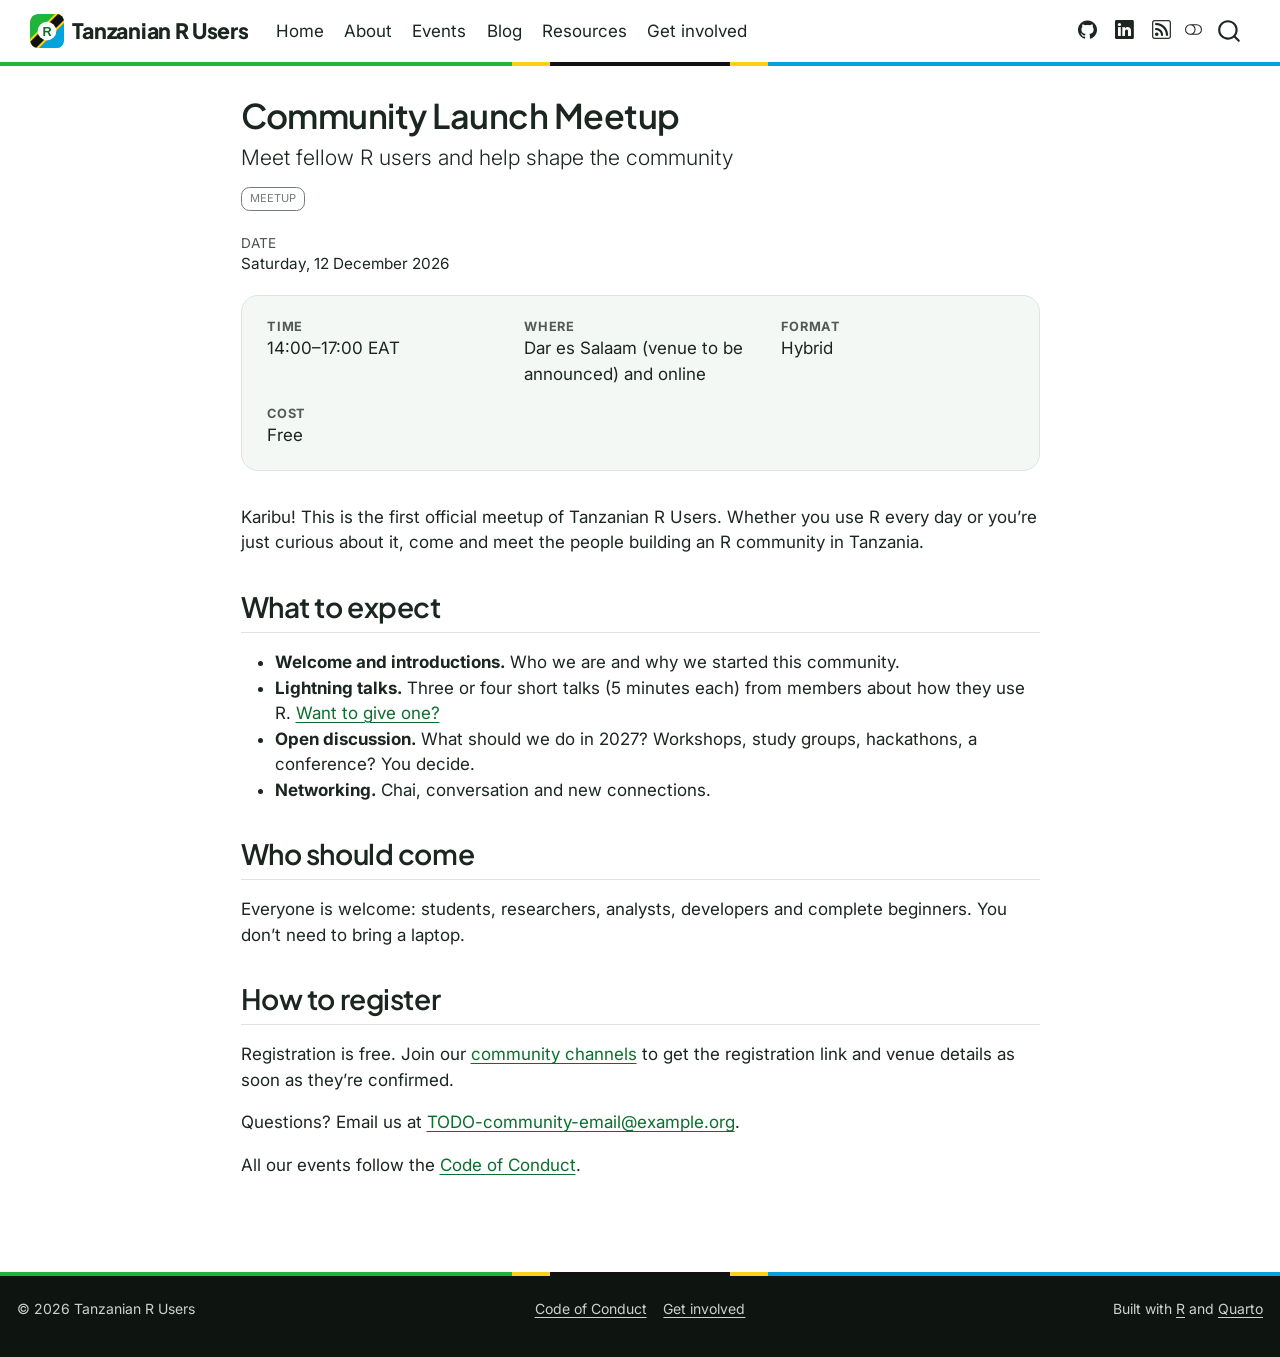
<file: events/2026-12-12-launch-meetup/index.html>
<!DOCTYPE html>
<html xmlns="http://www.w3.org/1999/xhtml" lang="en" xml:lang="en"><head>

<meta charset="utf-8">
<meta name="generator" content="quarto-1.11.9">

<meta name="viewport" content="width=device-width, initial-scale=1.0, user-scalable=yes">

<meta name="description" content="Our first gathering. Meet other R users, hear our plans for the year and tell us what you’d like this community to do.">

<title>Community Launch Meetup – Tanzanian R Users</title>
<style>
/* Default styles provided by pandoc.
** See https://pandoc.org/MANUAL.html#variables-for-html for config info.
*/
span.smallcaps{font-variant: small-caps;}
div.columns{display: flex; gap: 1.5em;}
div.column{flex: auto;}
@media screen {
div.columns{gap: min(4vw, 1.5em);}
div.column{overflow-x: auto;}
}
div.hanging-indent{margin-left: 1.5em; text-indent: -1.5em;}
ul.task-list{list-style: none;}
ul.task-list li input[type="checkbox"] {
  width: 0.8em;
  margin: 0 0.8em 0.2em -1em; /* quarto-specific, see https://github.com/quarto-dev/quarto-cli/issues/4556 */ 
  vertical-align: middle;
}
</style>


<script src="../../site_libs/quarto-nav/quarto-nav.js"></script>
<script src="../../site_libs/quarto-nav/headroom.min.js"></script>
<script src="../../site_libs/clipboard/clipboard.min.js"></script>
<script src="../../site_libs/quarto-search/autocomplete.umd.js"></script>
<script src="../../site_libs/quarto-search/fuse.min.js"></script>
<script src="../../site_libs/quarto-search/quarto-search.js"></script>
<meta name="quarto:offset" content="../../">
<link href="../../images/logo.svg" rel="icon" type="image/svg+xml">
<script src="../../site_libs/quarto-html/quarto.js" type="module"></script>
<script src="../../site_libs/quarto-html/tabsets/tabsets.js" type="module"></script>
<script src="../../site_libs/quarto-html/scrollable-regions/scrollable-regions.js" type="module"></script>
<script src="../../site_libs/quarto-html/popper.min.js"></script>
<script src="../../site_libs/quarto-html/tippy.umd.min.js"></script>
<script src="../../site_libs/quarto-html/anchor.min.js"></script>
<link href="../../site_libs/quarto-html/tippy.css" rel="stylesheet">
<link href="../../site_libs/quarto-html/quarto-syntax-highlighting-63b5708e65d6cd79cd7618c58d0c21e7.css" rel="stylesheet" class="quarto-color-scheme" id="quarto-text-highlighting-styles">
<link href="../../site_libs/quarto-html/quarto-syntax-highlighting-dark-447e42e69aaa9833c0ba1b986f430b20.css" rel="stylesheet" class="quarto-color-scheme quarto-color-alternate" id="quarto-text-highlighting-styles">
<link href="../../site_libs/quarto-html/quarto-syntax-highlighting-63b5708e65d6cd79cd7618c58d0c21e7.css" rel="stylesheet" class="quarto-color-scheme-extra" id="quarto-text-highlighting-styles">
<script src="../../site_libs/bootstrap/bootstrap.min.js"></script>
<link href="../../site_libs/bootstrap/bootstrap-icons.css" rel="stylesheet">
<link href="../../site_libs/bootstrap/bootstrap-7aa84a82e4efd1d760e66761142b30c8.min.css" rel="stylesheet" append-hash="true" class="quarto-color-scheme" id="quarto-bootstrap" data-mode="light">
<link href="../../site_libs/bootstrap/bootstrap-dark-2a0a7e0d8bc4642423268c0e5b27d7cf.min.css" rel="stylesheet" append-hash="true" class="quarto-color-scheme quarto-color-alternate" id="quarto-bootstrap" data-mode="dark">
<link href="../../site_libs/bootstrap/bootstrap-7aa84a82e4efd1d760e66761142b30c8.min.css" rel="stylesheet" append-hash="true" class="quarto-color-scheme-extra" id="quarto-bootstrap" data-mode="light">
<script id="quarto-search-options" type="application/json">{
  "location": "navbar",
  "copy-button": false,
  "collapse-after": 3,
  "panel-placement": "end",
  "type": "overlay",
  "limit": 50,
  "keyboard-shortcut": [
    "f",
    "/",
    "s"
  ],
  "show-item-context": false,
  "language": {
    "search-no-results-text": "No results",
    "search-matching-documents-text": "matching documents",
    "search-copy-link-title": "Copy link to search",
    "search-hide-matches-text": "Hide additional matches",
    "search-more-match-text": "more match in this document",
    "search-more-matches-text": "more matches in this document",
    "search-clear-button-title": "Clear",
    "search-text-placeholder": "",
    "search-detached-cancel-button-title": "Cancel",
    "search-submit-button-title": "Submit",
    "search-label": "Search"
  }
}</script>
<style>html{ scroll-behavior: smooth; }</style>


<meta property="og:title" content="Community Launch Meetup – Tanzanian R Users">
<meta property="og:description" content="Our first gathering. Meet other R users, hear our plans for the year and tell us what you’d like this community to do.">
<meta property="og:image" content="https://r-users-tz.github.io/images/social-card.png">
<meta property="og:site_name" content="Tanzanian R Users">
<meta property="og:image:height" content="630">
<meta property="og:image:width" content="1200">
<meta name="twitter:title" content="Community Launch Meetup – Tanzanian R Users">
<meta name="twitter:description" content="Our first gathering. Meet other R users, hear our plans for the year and tell us what you’d like this community to do.">
<meta name="twitter:image" content="https://r-users-tz.github.io/images/social-card.png">
<meta name="twitter:card" content="summary_large_image">
</head>

<body class="nav-fixed fullcontent quarto-light"><a id="quarto-skip-link" class="visually-hidden-focusable" href="#quarto-document-content">Skip to main content</a><script id="quarto-html-before-body" type="application/javascript">
    const toggleBodyColorMode = (bsSheetEl) => {
      const mode = bsSheetEl.getAttribute("data-mode");
      const bodyEl = window.document.querySelector("body");
      if (mode === "dark") {
        bodyEl.classList.add("quarto-dark");
        bodyEl.classList.remove("quarto-light");
      } else {
        bodyEl.classList.add("quarto-light");
        bodyEl.classList.remove("quarto-dark");
      }
    }
    const toggleBodyColorPrimary = () => {
      const bsSheetEl = window.document.querySelector("link#quarto-bootstrap:not([rel=disabled-stylesheet])");
      if (bsSheetEl) {
        toggleBodyColorMode(bsSheetEl);
      }
    }
    const setColorSchemeToggle = (alternate) => {
      const toggles = window.document.querySelectorAll('.quarto-color-scheme-toggle');
      for (let i=0; i < toggles.length; i++) {
        const toggle = toggles[i];
        if (toggle) {
          toggle.setAttribute("aria-checked", alternate ? "true" : "false");
          if (alternate) {
            toggle.classList.add("alternate");
          } else {
            toggle.classList.remove("alternate");
          }
        }
      }
    };
    const toggleColorMode = (alternate) => {
      // Switch the stylesheets
      const primaryStylesheets = window.document.querySelectorAll('link.quarto-color-scheme:not(.quarto-color-alternate)');
      const alternateStylesheets = window.document.querySelectorAll('link.quarto-color-scheme.quarto-color-alternate');
      manageTransitions('#quarto-margin-sidebar .nav-link', false);
      if (alternate) {
        // note: dark is layered on light, we don't disable primary!
        enableStylesheet(alternateStylesheets);
        for (const sheetNode of alternateStylesheets) {
          if (sheetNode.id === "quarto-bootstrap") {
            toggleBodyColorMode(sheetNode);
          }
        }
      } else {
        disableStylesheet(alternateStylesheets);
        enableStylesheet(primaryStylesheets)
        toggleBodyColorPrimary();
      }
      manageTransitions('#quarto-margin-sidebar .nav-link', true);
      // Switch the toggles
      setColorSchemeToggle(alternate)
    }
    // Hack to workaround the fact that safari doesn't
    // properly recolor the scrollbar when toggling (#1455).
    // Not run on load: stylesheets are set before first paint there, and
    // scrolling would undo the scroll to a URL fragment (#14973).
    // The one pixel nudge keeps the reader where they were.
    const refreshSafariScrollbar = () => {
      if (navigator.userAgent.indexOf('Safari') > 0 && navigator.userAgent.indexOf('Chrome') == -1) {
        manageTransitions("body", false);
        const scrollY = window.scrollY;
        window.scrollTo(0, scrollY > 0 ? scrollY - 1 : 1);
        setTimeout(() => {
          window.scrollTo(0, scrollY);
          manageTransitions("body", true);
        }, 40);
      }
    }
    const disableStylesheet = (stylesheets) => {
      for (let i=0; i < stylesheets.length; i++) {
        const stylesheet = stylesheets[i];
        stylesheet.rel = 'disabled-stylesheet';
      }
    }
    const enableStylesheet = (stylesheets) => {
      for (let i=0; i < stylesheets.length; i++) {
        const stylesheet = stylesheets[i];
        if(stylesheet.rel !== 'stylesheet') { // for Chrome, which will still FOUC without this check
          stylesheet.rel = 'stylesheet';
        }
      }
    }
    const manageTransitions = (selector, allowTransitions) => {
      const els = window.document.querySelectorAll(selector);
      for (let i=0; i < els.length; i++) {
        const el = els[i];
        if (allowTransitions) {
          el.classList.remove('notransition');
        } else {
          el.classList.add('notransition');
        }
      }
    }
    const isFileUrl = () => {
      return window.location.protocol === 'file:';
    }
    const hasAlternateSentinel = () => {
      let styleSentinel = getColorSchemeSentinel();
      if (styleSentinel !== null) {
        return styleSentinel === "alternate";
      } else {
        return false;
      }
    }
    const setStyleSentinel = (alternate) => {
      const value = alternate ? "alternate" : "default";
      if (!isFileUrl()) {
        window.localStorage.setItem("quarto-color-scheme", value);
      } else {
        localAlternateSentinel = value;
      }
    }
    const getColorSchemeSentinel = () => {
      if (!isFileUrl()) {
        const storageValue = window.localStorage.getItem("quarto-color-scheme");
        return storageValue != null ? storageValue : localAlternateSentinel;
      } else {
        return localAlternateSentinel;
      }
    }
    const toggleGiscusIfUsed = (isAlternate, darkModeDefault) => {
      const baseTheme = document.querySelector('#giscus-base-theme')?.value ?? 'light';
      const alternateTheme = document.querySelector('#giscus-alt-theme')?.value ?? 'dark';
      let newTheme = '';
      if(authorPrefersDark) {
        newTheme = isAlternate ? baseTheme : alternateTheme;
      } else {
        newTheme = isAlternate ? alternateTheme : baseTheme;
      }
      const changeGiscusTheme = () => {
        // From: https://github.com/giscus/giscus/issues/336
        const sendMessage = (message) => {
          const iframe = document.querySelector('iframe.giscus-frame');
          if (!iframe) return;
          iframe.contentWindow.postMessage({ giscus: message }, 'https://giscus.app');
        }
        sendMessage({
          setConfig: {
            theme: newTheme
          }
        });
      }
      const isGiscussLoaded = window.document.querySelector('iframe.giscus-frame') !== null;
      if (isGiscussLoaded) {
        changeGiscusTheme();
      }
    };
    const authorPrefersDark = false;
    const queryPrefersDark = window.matchMedia('(prefers-color-scheme: dark)');
    const darkModeDefault = queryPrefersDark.matches;
      document.querySelector('link#quarto-text-highlighting-styles.quarto-color-scheme-extra').rel = 'disabled-stylesheet';
      document.querySelector('link#quarto-bootstrap.quarto-color-scheme-extra').rel = 'disabled-stylesheet';
    let localAlternateSentinel = darkModeDefault ? 'alternate' : 'default';
    // Dark / light mode switch
    window.quartoToggleColorScheme = () => {
      // Read the current dark / light value
      let toAlternate = !hasAlternateSentinel();
      toggleColorMode(toAlternate);
      refreshSafariScrollbar();
      setStyleSentinel(toAlternate);
      toggleGiscusIfUsed(toAlternate, darkModeDefault);
      window.dispatchEvent(new Event('resize'));
    };
    queryPrefersDark.addEventListener("change", e => {
      if(window.localStorage.getItem("quarto-color-scheme") !== null)
        return;
      const alternate = e.matches
      toggleColorMode(alternate);
      refreshSafariScrollbar();
      localAlternateSentinel = e.matches ? 'alternate' : 'default'; // this is used alongside local storage!
      toggleGiscusIfUsed(alternate, darkModeDefault);
    });
    // Switch to dark mode if need be
    if (hasAlternateSentinel()) {
      toggleColorMode(true);
    } else {
      toggleColorMode(false);
    }
  </script>

<div id="quarto-search-results"></div>
  <header id="quarto-header" class="headroom fixed-top">
    <nav class="navbar navbar-expand-lg " data-bs-theme="dark" aria-label="Site">
      <div class="navbar-container container-fluid">
      <div class="navbar-brand-container mx-auto">
    <a href="../../index.html" class="navbar-brand navbar-brand-logo">
    <img src="../../images/logo.svg" alt="Tanzanian R Users logo" class="navbar-logo light-content">
    <img src="../../images/logo.svg" alt="Tanzanian R Users logo" class="navbar-logo dark-content">
    </a>
    <a class="navbar-brand" href="../../index.html">
    <span class="navbar-title">Tanzanian R Users</span>
    </a>
  </div>
          <button class="navbar-toggler" type="button" data-bs-toggle="collapse" data-bs-target="#navbarCollapse" aria-controls="navbarCollapse" aria-expanded="false" aria-label="Toggle navigation" onclick="if (window.quartoToggleHeadroom) { window.quartoToggleHeadroom(); }">
  <span class="navbar-toggler-icon"></span>
</button>
          <div class="collapse navbar-collapse" id="navbarCollapse">
            <ul class="navbar-nav navbar-nav-scroll me-auto">
  <li class="nav-item">
    <a class="nav-link" href="../../index.html"> 
<span class="menu-text">Home</span></a>
  </li>  
  <li class="nav-item">
    <a class="nav-link" href="../../about.html"> 
<span class="menu-text">About</span></a>
  </li>  
  <li class="nav-item">
    <a class="nav-link" href="../../events.html"> 
<span class="menu-text">Events</span></a>
  </li>  
  <li class="nav-item">
    <a class="nav-link" href="../../blog.html"> 
<span class="menu-text">Blog</span></a>
  </li>  
  <li class="nav-item">
    <a class="nav-link" href="../../resources.html"> 
<span class="menu-text">Resources</span></a>
  </li>  
  <li class="nav-item">
    <a class="nav-link" href="../../join.html"> 
<span class="menu-text">Get involved</span></a>
  </li>  
</ul>
            <ul class="navbar-nav navbar-nav-scroll ms-auto">
  <li class="nav-item compact">
    <a class="nav-link" href="https://github.com/r-users-tz"> <i class="bi bi-github" role="img" aria-label="GitHub">
</i> 
<span class="menu-text"></span></a>
  </li>  
  <li class="nav-item compact">
    <a class="nav-link" href="https://www.linkedin.com/company/r-users-community-tanzania"> <i class="bi bi-linkedin" role="img" aria-label="LinkedIn">
</i> 
<span class="menu-text"></span></a>
  </li>  
  <li class="nav-item compact">
    <a class="nav-link" href="../../blog.xml"> <i class="bi bi-rss" role="img" aria-label="Blog RSS feed">
</i> 
<span class="menu-text"></span></a>
  </li>  
</ul>
          </div> <!-- /navcollapse -->
            <div class="quarto-navbar-tools">
  <button type="button" role="switch" aria-checked="false" class="quarto-color-scheme-toggle quarto-navigation-tool  px-1" onclick="window.quartoToggleColorScheme(); return false;" title="Toggle dark mode" aria-label="Toggle dark mode"><i class="bi"></i></button>
</div>
            <div id="quarto-search" class="" title="Search"></div>
      </div> <!-- /container-fluid -->
    </nav>
</header>
<!-- content -->
<div id="quarto-content" class="quarto-container page-columns page-rows-contents page-layout-article page-navbar">
<!-- sidebar -->
<!-- margin-sidebar -->
    
<!-- main -->
<main class="content" id="quarto-document-content" tabindex="-1">


<header id="title-block-header" class="quarto-title-block default">
<div class="quarto-title">
<h1 class="title">Community Launch Meetup</h1>
<p class="subtitle lead">Meet fellow R users and help shape the community</p>
  <div class="quarto-categories">
    <div class="quarto-category">Meetup</div>
  </div>
  </div>

<div>
  <div class="description">
    Our first gathering. Meet other R users, hear our plans for the year and tell us what you’d like this community to do.
  </div>
</div>


<div class="quarto-title-meta">

    
    <div>
    <div class="quarto-title-meta-heading">Date</div>
    <div class="quarto-title-meta-contents">
      <p class="date">Saturday, 12 December 2026</p>
    </div>
  </div>
  
    
  </div>
  


</header>


<div class="event-details">
<p><span class="label">Time</span> 14:00–17:00 EAT</p>
<p><span class="label">Where</span> Dar es Salaam (venue to be announced) and online</p>
<p><span class="label">Format</span> Hybrid</p>
<p><span class="label">Cost</span> Free</p>
</div>
<p>Karibu! This is the first official meetup of Tanzanian R Users. Whether you use R every day or you’re just curious about it, come and meet the people building an R community in Tanzania.</p>
<section id="what-to-expect" class="level2">
<h2 class="anchored" data-anchor-id="what-to-expect">What to expect</h2>
<ul>
<li><strong>Welcome and introductions.</strong> Who we are and why we started this community.</li>
<li><strong>Lightning talks.</strong> Three or four short talks (5 minutes each) from members about how they use R. <a href="../../join.html#speak">Want to give one?</a></li>
<li><strong>Open discussion.</strong> What should we do in 2027? Workshops, study groups, hackathons, a conference? You decide.</li>
<li><strong>Networking.</strong> Chai, conversation and new connections.</li>
</ul>
</section>
<section id="who-should-come" class="level2">
<h2 class="anchored" data-anchor-id="who-should-come">Who should come</h2>
<p>Everyone is welcome: students, researchers, analysts, developers and complete beginners. You don’t need to bring a laptop.</p>
</section>
<section id="how-to-register" class="level2">
<h2 class="anchored" data-anchor-id="how-to-register">How to register</h2>
<p>Registration is free. <!-- TODO: replace with the real registration link, e.g. a Meetup event or a Google Form --> Join our <a href="../../join.html">community channels</a> to get the registration link and venue details as soon as they’re confirmed.</p>
<p>Questions? Email us at <a href="mailto:TODO-community-email@example.org">TODO-community-email@example.org</a>.</p>
<p>All our events follow the <a href="../../code-of-conduct.html">Code of Conduct</a>.</p>


</section>

<a onclick="window.scrollTo(0, 0); return false;" role="button" id="quarto-back-to-top"><i class="bi bi-arrow-up"></i> Back to top</a></main> <!-- /main -->
<script id="quarto-html-after-body" type="application/javascript">
  window.document.addEventListener("DOMContentLoaded", function (event) {
    // Ensure there is a toggle, if there isn't float one in the top right
    if (window.document.querySelector('.quarto-color-scheme-toggle') === null) {
      const toggle = window.document.createElement('button');
      toggle.type = "button";
      toggle.setAttribute("role", "switch");
      toggle.setAttribute("aria-checked", "false");
      toggle.classList.add('top-right');
      toggle.classList.add('quarto-color-scheme-toggle');
      toggle.setAttribute("aria-label", "Toggle dark mode");
      toggle.onclick = function() { try { window.quartoToggleColorScheme(); } catch {} return false; };
      const i = window.document.createElement("i");
      i.classList.add('bi');
      toggle.appendChild(i);
      // Put the toggle in a landmark of its own, so that landmark navigation
      // can reach it.
      //
      // The container is always a fresh direct child of body, and the toggle is
      // never moved into page furniture that the theme or the author controls.
      // The toggle is positioned against the page, so any ancestor that
      // establishes a containing block captures it: a positioned element or a
      // grid for position: absolute, and transform, filter, will-change or
      // contain for position: fixed. A direct child of body has none of these
      // to inherit, and the shift when one appears is silent and visual.
      //
      // ARIA says a document should have at most one banner, and axe reports a
      // duplicate whether or not the banners carry distinct labels. So use a
      // header when the page has no banner yet, and a named region otherwise.
      //
      // A header is a banner wherever it sits, unless it is inside sectioning
      // content, so this cannot just look at the children of body: a custom
      // page layout wraps the title block header in a plain div. An explicit
      // role="banner" always counts.
      const sectioning = 'article, aside, main, nav, section, [role="article"], [role="complementary"], [role="main"], [role="navigation"], [role="region"]';
      const hasBanner = Array.from(
        window.document.querySelectorAll('header:not([role]), [role="banner"]')
      ).some(function(el) {
        return el.hasAttribute("role") || el.closest(sectioning) === null;
      });
      const container = window.document.createElement(hasBanner ? "div" : "header");
      if (hasBanner) {
        container.setAttribute("role", "region");
        container.setAttribute("aria-label", "Toggle dark mode");
      }
      container.classList.add('quarto-color-scheme-toggle-container');
      container.appendChild(toggle);
      window.document.body.appendChild(container);
    }
    setColorSchemeToggle(hasAlternateSentinel())
    const icon = "";
    const anchorJS = new window.AnchorJS();
    anchorJS.options = {
      placement: 'right',
      icon: icon
    };
    anchorJS.add('.anchored');
    const isCodeAnnotation = (el) => {
      for (const clz of el.classList) {
        if (clz.startsWith('code-annotation-')) {                     
          return true;
        }
      }
      return false;
    }
    const onCopySuccess = function(e) {
      // button target
      const button = e.trigger;
      // don't keep focus
      button.blur();
      // flash "checked"
      button.classList.add('code-copy-button-checked');
      var currentTitle = button.getAttribute("title");
      button.setAttribute("title", "Copied!");
      let tooltip;
      if (window.bootstrap) {
        button.setAttribute("data-bs-toggle", "tooltip");
        button.setAttribute("data-bs-placement", "left");
        button.setAttribute("data-bs-title", "Copied!");
        tooltip = new bootstrap.Tooltip(button, 
          { trigger: "manual", 
            customClass: "code-copy-button-tooltip",
            offset: [0, -8]});
        tooltip.show();    
      }
      setTimeout(function() {
        if (tooltip) {
          tooltip.hide();
          button.removeAttribute("data-bs-title");
          button.removeAttribute("data-bs-toggle");
          button.removeAttribute("data-bs-placement");
        }
        button.setAttribute("title", currentTitle);
        button.classList.remove('code-copy-button-checked');
      }, 1000);
      // clear code selection
      e.clearSelection();
    }
    const getTextToCopy = function(trigger) {
      const outerScaffold = trigger.parentElement.cloneNode(true);
      const codeEl = outerScaffold.querySelector('code');
      for (const childEl of codeEl.children) {
        if (isCodeAnnotation(childEl)) {
          childEl.remove();
        }
      }
      return codeEl.innerText;
    }
    const clipboard = new window.ClipboardJS('.code-copy-button:not([data-in-quarto-modal])', {
      text: getTextToCopy
    });
    clipboard.on('success', onCopySuccess);
    if (window.document.getElementById('quarto-embedded-source-code-modal')) {
      const clipboardModal = new window.ClipboardJS('.code-copy-button[data-in-quarto-modal]', {
        text: getTextToCopy,
        container: window.document.getElementById('quarto-embedded-source-code-modal')
      });
      clipboardModal.on('success', onCopySuccess);
    }
      var localhostRegex = new RegExp(/^(?:http|https):\/\/localhost\:?[0-9]*\//);
      var mailtoRegex = new RegExp(/^mailto:/);
        var filterRegex = new RegExp("https:\/\/r-users-tz\.github\.io");
      const newWindowLabel = "(opens in a new tab)";
      const newWindowNoteId = "quarto-ext-newwindow-label";
      // Links reference one hidden label through aria-describedby, so the
      // announcement never changes their accessible name.
      var describeNewWindow = (link) => {
        if (!window.document.getElementById(newWindowNoteId)) {
          var newWindowNote = window.document.createElement("span");
          newWindowNote.id = newWindowNoteId;
          newWindowNote.hidden = true;
          newWindowNote.textContent = newWindowLabel;
          window.document.body.appendChild(newWindowNote);
        }
        var describedBy = (link.getAttribute("aria-describedby") || "").split(/\s+/).filter(Boolean);
        if (!describedBy.includes(newWindowNoteId)) {
          describedBy.push(newWindowNoteId);
          link.setAttribute("aria-describedby", describedBy.join(" "));
        }
      }
      var isInternal = (href) => {
          return filterRegex.test(href) || localhostRegex.test(href) || mailtoRegex.test(href);
      }
      // Inspect non-navigation links and adorn them if external
      window.quartoDecorateExternalLinks = function (root) {
     var links = (root || window.document).querySelectorAll('a[href]:not(.nav-link):not(.navbar-brand):not(.toc-action):not(.sidebar-link):not(.sidebar-item-toggle):not(.pagination-link):not(.no-external):not([aria-hidden]):not(.dropdown-item):not(.quarto-navigation-tool):not(.about-link)');
      for (var i=0; i<links.length; i++) {
        const link = links[i];
        if (!isInternal(link.href)) {
          // undo the damage that might have been done by quarto-nav.js in the case of
          // links that we want to consider external
          if (link.dataset.originalHref !== undefined) {
            link.href = link.dataset.originalHref;
          }
            // target, if specified
            link.setAttribute("target", "_blank");
            if (link.getAttribute("rel") === null) {
              link.setAttribute("rel", "noopener");
            }
            describeNewWindow(link);
          if (!link.classList.contains('no-external-icon')) {
          }
        }
      }
      };
      window.quartoDecorateExternalLinks(window.document);
    // Esc closes the popup (WCAG 1.4.13) and focus leaving both trigger and
    // popup closes it (WCAG 2.4.11); tippy handles neither for interactive popups.
    const hideOnEscAndFocusOut = {
      name: 'hideOnEscAndFocusOut',
      defaultValue: true,
      fn(instance) {
        const dismiss = () => {
          // A show scheduled by the trigger delay would otherwise reopen it
          instance.clearDelayTimeouts();
          instance.hide();
        };
        const onKeyDown = (event) => {
          if (event.key !== 'Escape') {
            return;
          }
          // Keep Esc from also reaching page handlers (e.g. reveal.js overview),
          // except an open reveal.js slide menu, which Esc should close too.
          // The menu handles keys only when its keyboard option is on.
          const menuHandlesEsc = window.Reveal?.getPlugin?.('menu')?.isOpen() &&
            window.Reveal.getConfig().menu?.keyboard !== false;
          if (!menuHandlesEsc) {
            event.stopPropagation();
          }
          if (instance.popper.contains(window.document.activeElement)) {
            // Disabled while refocusing so the focus trigger does not reopen it
            instance.disable();
            instance.reference.focus();
            instance.enable();
          }
          dismiss();
        };
        const onFocusOut = (event) => {
          const target = event.relatedTarget;
          if (target && !instance.reference.contains(target) &&
              !instance.popper.contains(target)) {
            dismiss();
          }
        };
        // On the trigger too: a click trigger (code-annotations: select) has no
        // blur handling. Attached for the instance's lifetime so leaving the
        // trigger also cancels a show still pending on the trigger delay.
        instance.reference.addEventListener('focusout', onFocusOut);
        return {
          onShow() {
            window.document.addEventListener('keydown', onKeyDown, true);
            instance.popper.addEventListener('focusout', onFocusOut);
          },
          onHide() {
            window.document.removeEventListener('keydown', onKeyDown, true);
            instance.popper.removeEventListener('focusout', onFocusOut);
          },
          onDestroy() {
            instance.reference.removeEventListener('focusout', onFocusOut);
          },
        };
      },
    };
    function tippyHover(el, contentFn, onTriggerFn, onUntriggerFn) {
      const config = {
        allowHTML: true,
        maxWidth: 500,
        delay: 100,
        arrow: false,
        appendTo: function(el) {
            return el.parentElement;
        },
        interactive: true,
        interactiveBorder: 10,
        theme: 'quarto',
        placement: 'bottom-start',
        plugins: [hideOnEscAndFocusOut],
      };
      if (contentFn) {
        config.content = contentFn;
      }
      if (onTriggerFn) {
        config.onTrigger = onTriggerFn;
      }
      if (onUntriggerFn) {
        config.onUntrigger = onUntriggerFn;
      }
      window.tippy(el, config); 
    }
    const noterefs = window.document.querySelectorAll('a[role="doc-noteref"]');
    for (var i=0; i<noterefs.length; i++) {
      const ref = noterefs[i];
      tippyHover(ref, function() {
        // use id or data attribute instead here
        let href = ref.getAttribute('data-footnote-href') || ref.getAttribute('href');
        try { href = new URL(href).hash; } catch {}
        const id = href.replace(/^#\/?/, "");
        const note = window.document.getElementById(id);
        if (note) {
          return note.innerHTML;
        } else {
          return "";
        }
      });
    }
    const xrefs = window.document.querySelectorAll('a.quarto-xref');
    const processXRef = (id, note) => {
      // Strip column container classes
      const stripColumnClz = (el) => {
        el.classList.remove("page-full", "page-columns");
        if (el.children) {
          for (const child of el.children) {
            stripColumnClz(child);
          }
        }
      }
      stripColumnClz(note)
      if (id === null || id.startsWith('sec-')) {
        // Special case sections, only their first couple elements
        const container = document.createElement("div");
        if (note.children && note.children.length > 2) {
          container.appendChild(note.children[0].cloneNode(true));
          for (let i = 1; i < note.children.length; i++) {
            const child = note.children[i];
            if (child.tagName === "P" && child.innerText === "") {
              continue;
            } else {
              container.appendChild(child.cloneNode(true));
              break;
            }
          }
          if (window.Quarto?.typesetMath) {
            window.Quarto.typesetMath(container);
          }
          return container.innerHTML
        } else {
          if (window.Quarto?.typesetMath) {
            window.Quarto.typesetMath(note);
          }
          return note.innerHTML;
        }
      } else {
        // Remove any anchor links if they are present
        const anchorLink = note.querySelector('a.anchorjs-link');
        if (anchorLink) {
          anchorLink.remove();
        }
        if (window.Quarto?.typesetMath) {
          window.Quarto.typesetMath(note);
        }
        if (note.classList.contains("callout")) {
          return note.outerHTML;
        } else {
          return note.innerHTML;
        }
      }
    }
    for (var i=0; i<xrefs.length; i++) {
      const xref = xrefs[i];
      tippyHover(xref, undefined, function(instance) {
        instance.disable();
        let url = xref.getAttribute('href');
        let hash = undefined; 
        if (url.startsWith('#')) {
          hash = url;
        } else {
          try { hash = new URL(url).hash; } catch {}
        }
        if (hash) {
          const id = hash.replace(/^#\/?/, "");
          const note = window.document.getElementById(id);
          if (note !== null) {
            try {
              const html = processXRef(id, note.cloneNode(true));
              instance.setContent(html);
            } finally {
              instance.enable();
              instance.show();
            }
          } else {
            // See if we can fetch this
            fetch(url.split('#')[0])
            .then(res => res.text())
            .then(html => {
              const parser = new DOMParser();
              const htmlDoc = parser.parseFromString(html, "text/html");
              const note = htmlDoc.getElementById(id);
              if (note !== null) {
                const html = processXRef(id, note);
                instance.setContent(html);
              } 
            }).finally(() => {
              instance.enable();
              instance.show();
            });
          }
        } else {
          // See if we can fetch a full url (with no hash to target)
          // This is a special case and we should probably do some content thinning / targeting
          fetch(url)
          .then(res => res.text())
          .then(html => {
            const parser = new DOMParser();
            const htmlDoc = parser.parseFromString(html, "text/html");
            const note = htmlDoc.querySelector('main.content');
            if (note !== null) {
              // This should only happen for chapter cross references
              // (since there is no id in the URL)
              // remove the first header
              if (note.children.length > 0 && note.children[0].tagName === "HEADER") {
                note.children[0].remove();
              }
              const html = processXRef(null, note);
              instance.setContent(html);
            } 
          }).finally(() => {
            instance.enable();
            instance.show();
          });
        }
      }, function(instance) {
      });
    }
        let selectedAnnoteEl;
        const selectorForAnnotation = ( cell, annotation) => {
          let cellAttr = 'data-code-cell="' + cell + '"';
          let lineAttr = 'data-code-annotation="' +  annotation + '"';
          const selector = 'span[' + cellAttr + '][' + lineAttr + ']';
          return selector;
        }
        const selectCodeLines = (annoteEl) => {
          const doc = window.document;
          const targetCell = annoteEl.getAttribute("data-target-cell");
          const targetAnnotation = annoteEl.getAttribute("data-target-annotation");
          const annoteSpan = window.document.querySelector(selectorForAnnotation(targetCell, targetAnnotation));
          const lines = annoteSpan.getAttribute("data-code-lines").split(",");
          const lineIds = lines.map((line) => {
            return targetCell + "-" + line;
          })
          // Each band is positioned against its own containing block, which is
          // not the offsetParent of the lines, so place it from client rects.
          const placeBand = (band, firstEl, lastEl, codeBlock) => {
            const container = band.offsetParent;
            if (container === null) {
              return;
            }
            const containerRect = container.getBoundingClientRect();
            // Reveal.js scales slides with a transform, so convert client
            // pixels back to the CSS pixels of the container.
            const scale = containerRect.height / container.offsetHeight || 1;
            const firstRect = firstEl.getBoundingClientRect();
            const lastRect = lastEl.getBoundingClientRect();
            const top = (firstRect.top - containerRect.top) / scale - container.clientTop + container.scrollTop;
            const height = (lastRect.bottom - firstRect.top) / scale;
            band.style.top = top - 2 + "px";
            band.style.height = height + 4 + "px";
            if (codeBlock) {
              // Without the copy button wrapper, the containing block is wider
              // than the code block, so span the code block explicitly.
              const blockRect = codeBlock.getBoundingClientRect();
              band.style.left = (blockRect.left - containerRect.left) / scale - container.clientLeft + container.scrollLeft + "px";
              band.style.width = blockRect.width / scale + "px";
            }
          };
          if (lineIds.length > 0) {
            const el = window.document.getElementById(lineIds[0]);
            const lastEl = window.document.getElementById(lineIds[lineIds.length - 1]);
            const parent = el.parentElement.parentElement;
            // cook up a div (if necessary) and position it
            let div = window.document.getElementById("code-annotation-line-highlight");
            if (div === null) {
              div = window.document.createElement("div");
              div.setAttribute("id", "code-annotation-line-highlight");
              div.style.position = 'absolute';
              parent.appendChild(div);
            }
            placeBand(div, el, lastEl, parent.closest("div.sourceCode") || parent);
            let gutterDiv = window.document.getElementById("code-annotation-line-highlight-gutter");
            if (gutterDiv === null) {
              gutterDiv = window.document.createElement("div");
              gutterDiv.setAttribute("id", "code-annotation-line-highlight-gutter");
              gutterDiv.style.position = 'absolute';
              const codeCell = window.document.getElementById(targetCell);
              const gutter = codeCell.querySelector('.code-annotation-gutter');
              gutter.appendChild(gutterDiv);
            }
            placeBand(gutterDiv, el, lastEl);
            selectedAnnoteEl = annoteEl;
          }
        };
        const unselectCodeLines = () => {
          const elementsIds = ["code-annotation-line-highlight", "code-annotation-line-highlight-gutter"];
          elementsIds.forEach((elId) => {
            const div = window.document.getElementById(elId);
            if (div) {
              div.remove();
            }
          });
          selectedAnnoteEl = undefined;
        };
          // Handle positioning of the toggle
      window.addEventListener(
        "resize",
        throttle(() => {
          elRect = undefined;
          if (selectedAnnoteEl) {
            selectCodeLines(selectedAnnoteEl);
          }
        }, 10)
      );
      function throttle(fn, ms) {
      let throttle = false;
      let timer;
        return (...args) => {
          if(!throttle) { // first call gets through
              fn.apply(this, args);
              throttle = true;
          } else { // all the others get throttled
              if(timer) clearTimeout(timer); // cancel #2
              timer = setTimeout(() => {
                fn.apply(this, args);
                timer = throttle = false;
              }, ms);
          }
        };
      }
        // Attach click handler to the DT
        const annoteDls = window.document.querySelectorAll('dt[data-target-cell]');
        for (const annoteDlNode of annoteDls) {
          annoteDlNode.addEventListener('click', (event) => {
            const clickedEl = event.target;
            if (clickedEl !== selectedAnnoteEl) {
              unselectCodeLines();
              const activeEl = window.document.querySelector('dt[data-target-cell].code-annotation-active');
              if (activeEl) {
                activeEl.classList.remove('code-annotation-active');
              }
              selectCodeLines(clickedEl);
              clickedEl.classList.add('code-annotation-active');
            } else {
              // Unselect the line
              unselectCodeLines();
              clickedEl.classList.remove('code-annotation-active');
            }
          });
        }
    const findCites = (el) => {
      const parentEl = el.parentElement;
      if (parentEl) {
        const cites = parentEl.dataset.cites;
        if (cites) {
          return {
            el,
            cites: cites.split(' ')
          };
        } else {
          return findCites(el.parentElement)
        }
      } else {
        return undefined;
      }
    };
    var bibliorefs = window.document.querySelectorAll('a[role="doc-biblioref"]');
    for (var i=0; i<bibliorefs.length; i++) {
      const ref = bibliorefs[i];
      const citeInfo = findCites(ref);
      if (citeInfo) {
        tippyHover(citeInfo.el, function() {
          var popup = window.document.createElement('div');
          citeInfo.cites.forEach(function(cite) {
            var citeDiv = window.document.createElement('div');
            citeDiv.classList.add('hanging-indent');
            citeDiv.classList.add('csl-entry');
            var biblioDiv = window.document.getElementById('ref-' + cite);
            if (biblioDiv) {
              citeDiv.innerHTML = biblioDiv.innerHTML;
            }
            popup.appendChild(citeDiv);
          });
          return popup.innerHTML;
        });
      }
    }
  });
  </script>
  <script type="application/javascript">
  window.quartoScrollableRegionsLabels = {"code":"Scrollable code","output":"Scrollable output"};
  </script>
</div> <!-- /content -->
<footer class="footer">
  <div class="nav-footer">
    <div class="nav-footer-left">
<p>© 2026 Tanzanian R Users</p>
</div>   
    <div class="nav-footer-center">
      <ul class="footer-items list-unstyled">
    <li class="nav-item">
    <a class="nav-link" href="../../code-of-conduct.html">
<p>Code of Conduct</p>
</a>
  </li>  
    <li class="nav-item">
    <a class="nav-link" href="../../join.html">
<p>Get involved</p>
</a>
  </li>  
</ul>
    </div>
    <div class="nav-footer-right">
<p>Built with <a href="https://www.r-project.org/">R</a> and <a href="https://quarto.org/">Quarto</a></p>
</div>
  </div>
</footer>




<script src="../../site_libs/quarto-html/zenscroll-min.js"></script>
</body></html>
</file>
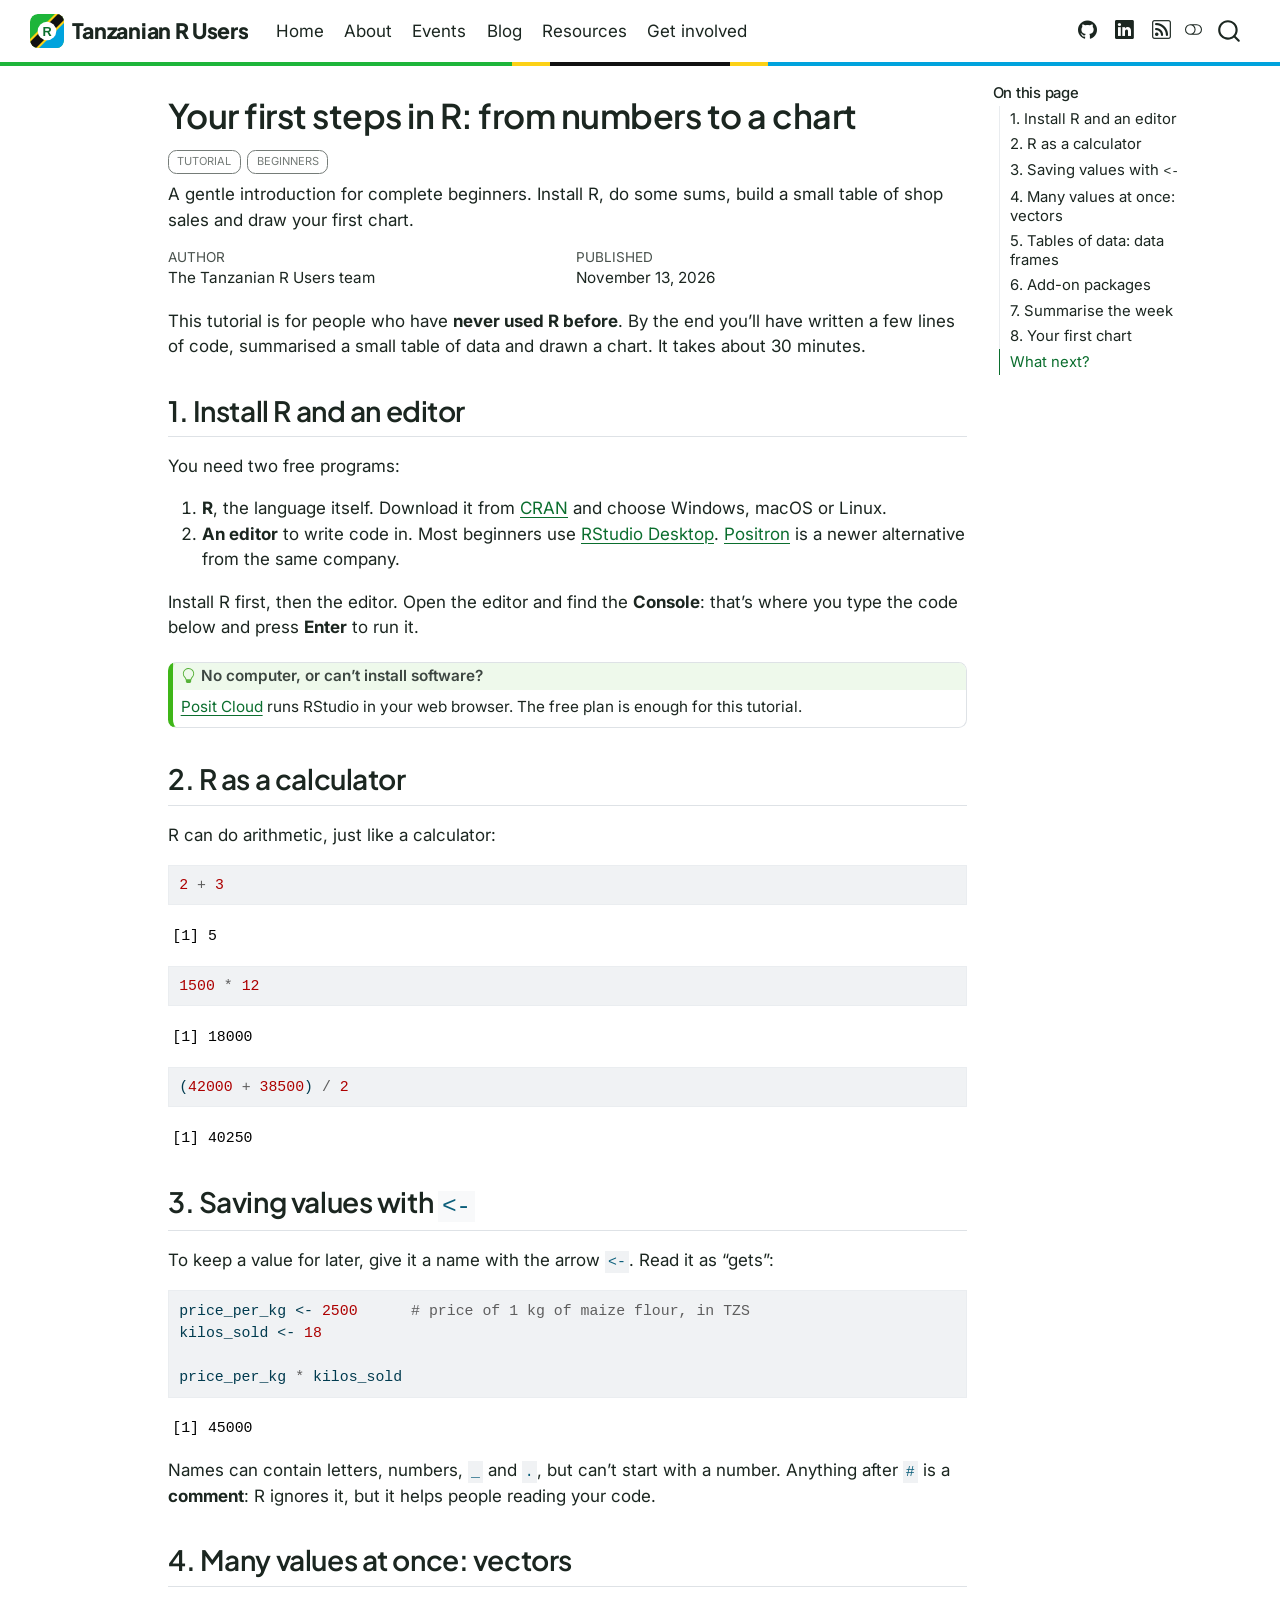
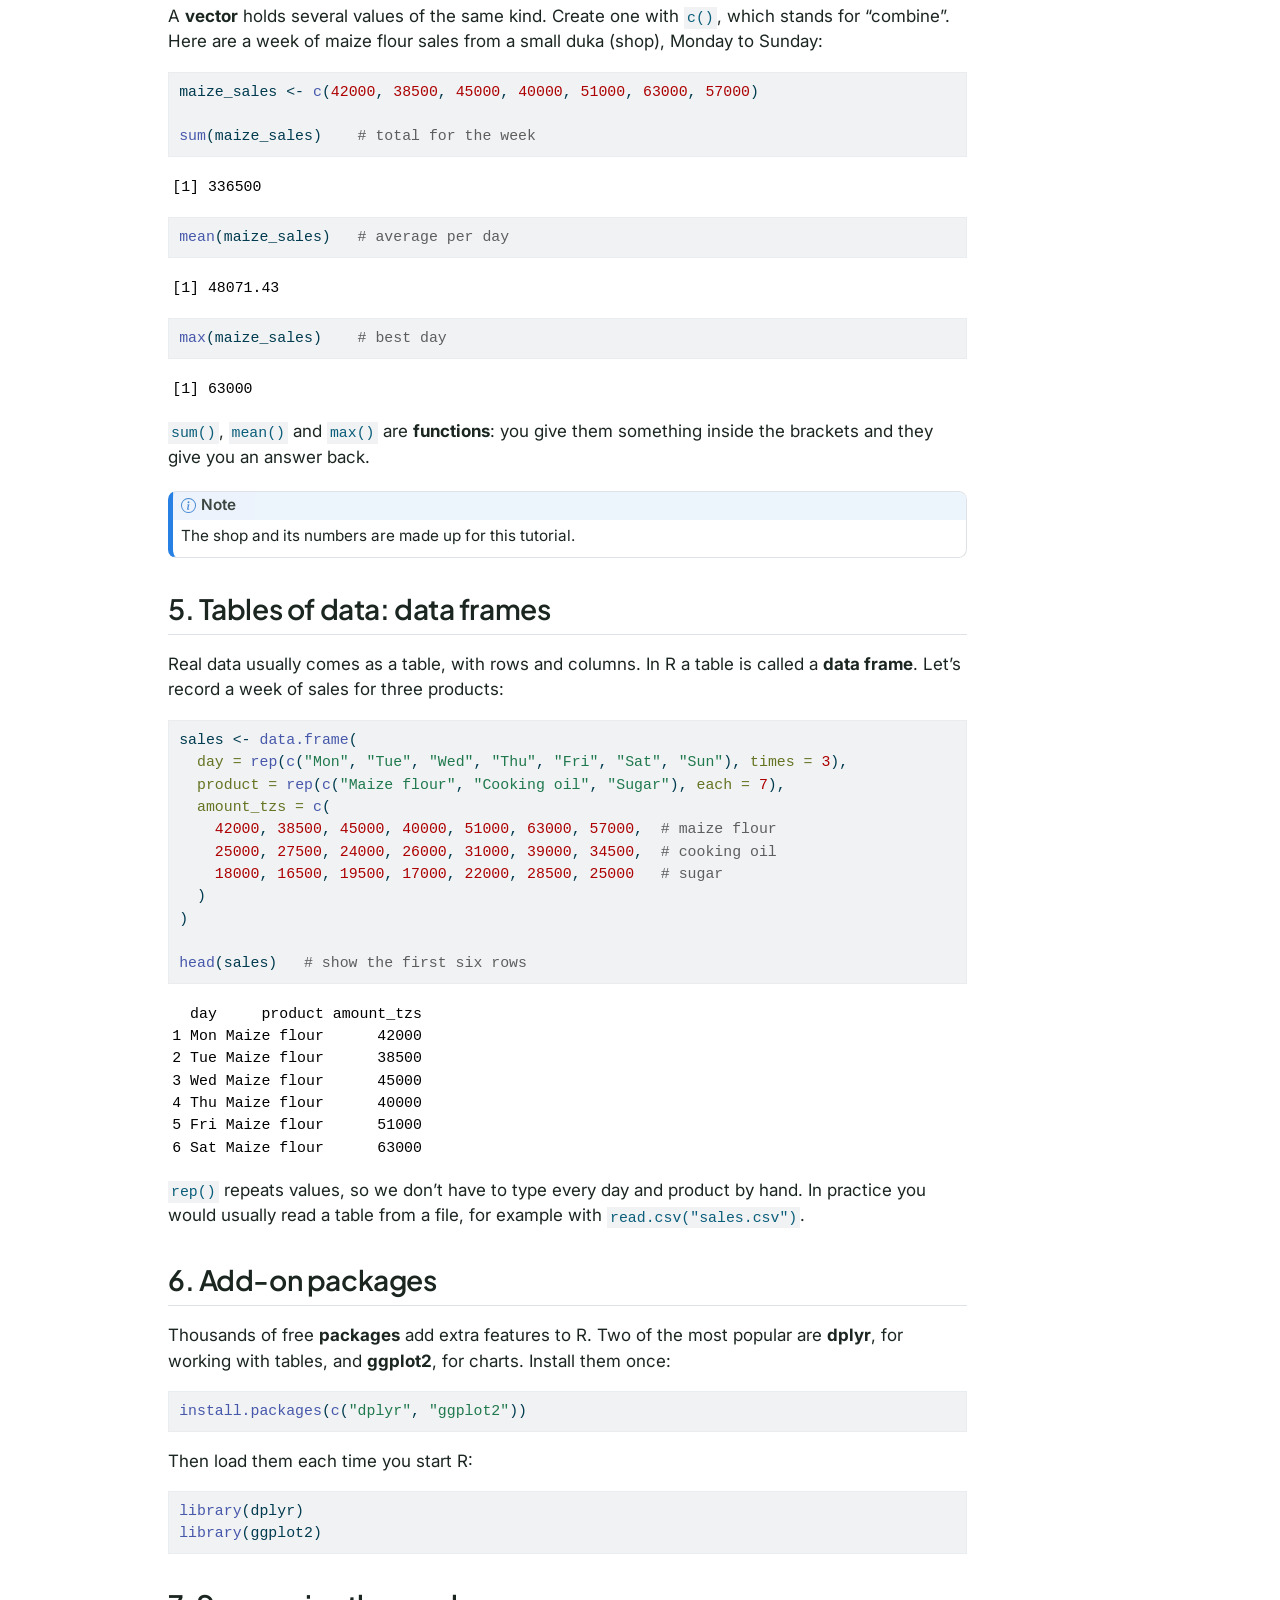
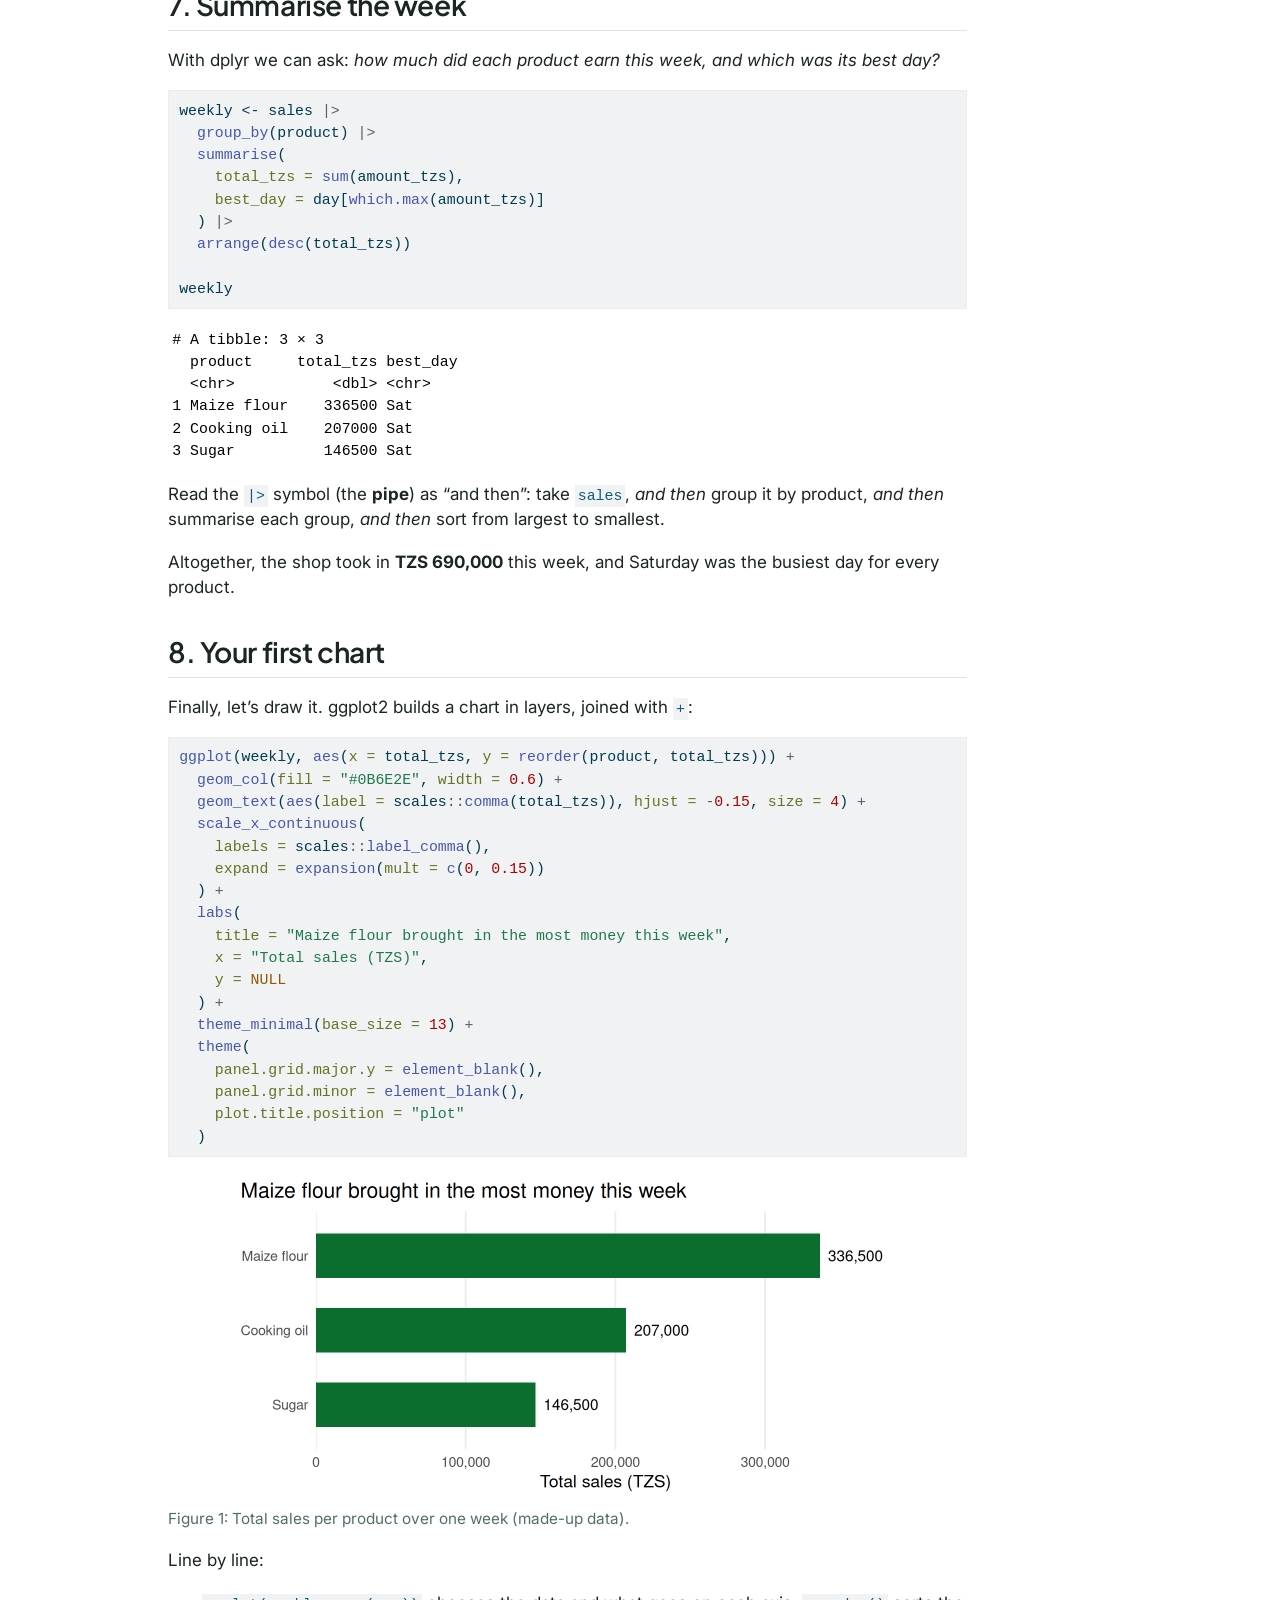
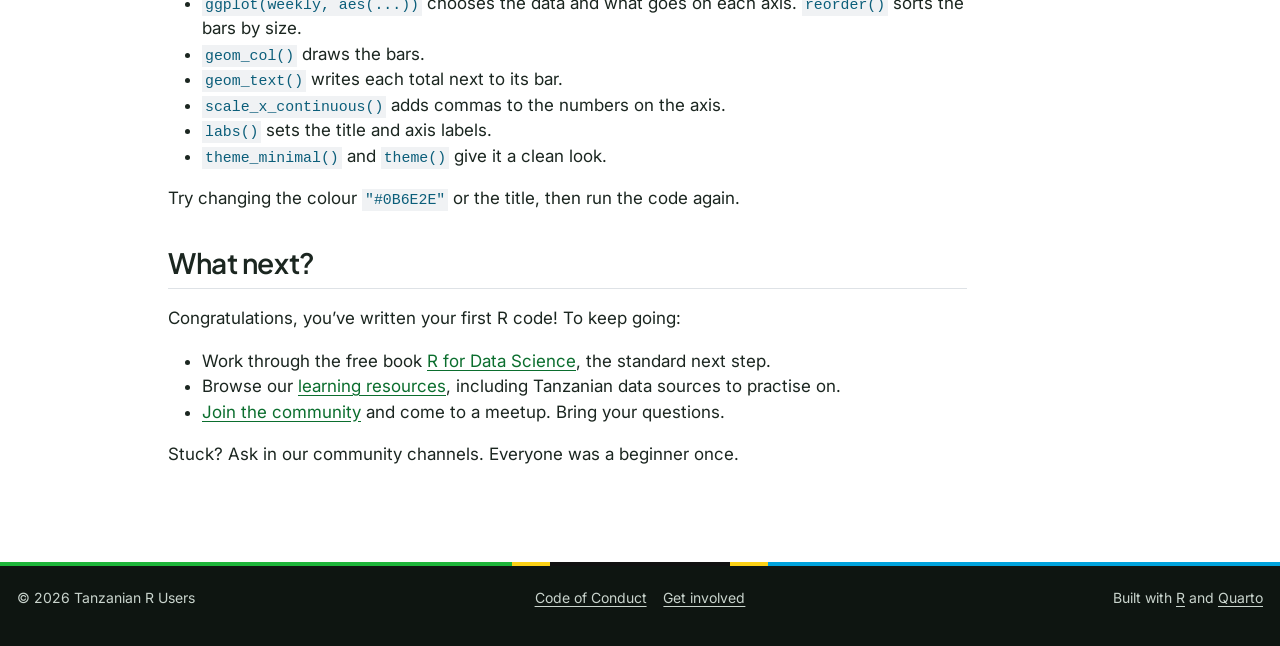
<file: posts/2026-11-13-first-steps-in-r/index.html>
<!DOCTYPE html>
<html xmlns="http://www.w3.org/1999/xhtml" lang="en" xml:lang="en"><head>

<meta charset="utf-8">
<meta name="generator" content="quarto-1.11.9">

<meta name="viewport" content="width=device-width, initial-scale=1.0, user-scalable=yes">

<meta name="author" content="The Tanzanian R Users team">
<meta name="dcterms.date" content="2026-11-13">
<meta name="description" content="A gentle introduction for complete beginners. Install R, do some sums, build a small table of shop sales and draw your first chart.">

<title>Your first steps in R: from numbers to a chart – Tanzanian R Users</title>
<style>
/* Default styles provided by pandoc.
** See https://pandoc.org/MANUAL.html#variables-for-html for config info.
*/
span.smallcaps{font-variant: small-caps;}
div.columns{display: flex; gap: 1.5em;}
div.column{flex: auto;}
@media screen {
div.columns{gap: min(4vw, 1.5em);}
div.column{overflow-x: auto;}
}
div.hanging-indent{margin-left: 1.5em; text-indent: -1.5em;}
ul.task-list{list-style: none;}
ul.task-list li input[type="checkbox"] {
  width: 0.8em;
  margin: 0 0.8em 0.2em -1em; /* quarto-specific, see https://github.com/quarto-dev/quarto-cli/issues/4556 */ 
  vertical-align: middle;
}
/* CSS for syntax highlighting */
html { -webkit-text-size-adjust: 100%; }
pre > code.sourceCode { white-space: pre; position: relative; }
pre > code.sourceCode > span { display: inline-block; line-height: 1.25; }
pre > code.sourceCode > span:empty { height: 1.2em; }
.sourceCode { overflow: visible; }
code.sourceCode > span { color: inherit; text-decoration: inherit; }
div.sourceCode { margin: 1em 0; }
pre.sourceCode { margin: 0; }
@media screen {
div.sourceCode { overflow: auto; }
}
@media print {
pre > code.sourceCode { white-space: pre-wrap; }
pre > code.sourceCode > span { text-indent: -5em; padding-left: 5em; }
}
pre.numberSource code
  { counter-reset: source-line 0; }
pre.numberSource code > span
  { position: relative; left: -4em; counter-increment: source-line; }
pre.numberSource code > span > a:first-child::before
  { content: counter(source-line);
    position: relative; left: -1em; text-align: right; vertical-align: baseline;
    border: none; display: inline-block;
    -webkit-touch-callout: none; -webkit-user-select: none;
    -khtml-user-select: none; -moz-user-select: none;
    -ms-user-select: none; user-select: none;
    padding: 0 4px; width: 4em;
  }
pre.numberSource { margin-left: 3em;  padding-left: 4px; }
div.sourceCode
  {   }
@media screen {
pre > code.sourceCode > span > a:first-child::before { text-decoration: underline; }
}
</style>


<script src="../../site_libs/quarto-nav/quarto-nav.js"></script>
<script src="../../site_libs/quarto-nav/headroom.min.js"></script>
<script src="../../site_libs/clipboard/clipboard.min.js"></script>
<script src="../../site_libs/quarto-search/autocomplete.umd.js"></script>
<script src="../../site_libs/quarto-search/fuse.min.js"></script>
<script src="../../site_libs/quarto-search/quarto-search.js"></script>
<meta name="quarto:offset" content="../../">
<link href="../../images/logo.svg" rel="icon" type="image/svg+xml">
<script src="../../site_libs/quarto-html/quarto.js" type="module"></script>
<script src="../../site_libs/quarto-html/tabsets/tabsets.js" type="module"></script>
<script src="../../site_libs/quarto-html/scrollable-regions/scrollable-regions.js" type="module"></script>
<script src="../../site_libs/quarto-html/popper.min.js"></script>
<script src="../../site_libs/quarto-html/tippy.umd.min.js"></script>
<script src="../../site_libs/quarto-html/anchor.min.js"></script>
<link href="../../site_libs/quarto-html/tippy.css" rel="stylesheet">
<link href="../../site_libs/quarto-html/quarto-syntax-highlighting-63b5708e65d6cd79cd7618c58d0c21e7.css" rel="stylesheet" class="quarto-color-scheme" id="quarto-text-highlighting-styles">
<link href="../../site_libs/quarto-html/quarto-syntax-highlighting-dark-447e42e69aaa9833c0ba1b986f430b20.css" rel="stylesheet" class="quarto-color-scheme quarto-color-alternate" id="quarto-text-highlighting-styles">
<link href="../../site_libs/quarto-html/quarto-syntax-highlighting-63b5708e65d6cd79cd7618c58d0c21e7.css" rel="stylesheet" class="quarto-color-scheme-extra" id="quarto-text-highlighting-styles">
<script src="../../site_libs/bootstrap/bootstrap.min.js"></script>
<link href="../../site_libs/bootstrap/bootstrap-icons.css" rel="stylesheet">
<link href="../../site_libs/bootstrap/bootstrap-7aa84a82e4efd1d760e66761142b30c8.min.css" rel="stylesheet" append-hash="true" class="quarto-color-scheme" id="quarto-bootstrap" data-mode="light">
<link href="../../site_libs/bootstrap/bootstrap-dark-2a0a7e0d8bc4642423268c0e5b27d7cf.min.css" rel="stylesheet" append-hash="true" class="quarto-color-scheme quarto-color-alternate" id="quarto-bootstrap" data-mode="dark">
<link href="../../site_libs/bootstrap/bootstrap-7aa84a82e4efd1d760e66761142b30c8.min.css" rel="stylesheet" append-hash="true" class="quarto-color-scheme-extra" id="quarto-bootstrap" data-mode="light">
<script id="quarto-search-options" type="application/json">{
  "location": "navbar",
  "copy-button": false,
  "collapse-after": 3,
  "panel-placement": "end",
  "type": "overlay",
  "limit": 50,
  "keyboard-shortcut": [
    "f",
    "/",
    "s"
  ],
  "show-item-context": false,
  "language": {
    "search-no-results-text": "No results",
    "search-matching-documents-text": "matching documents",
    "search-copy-link-title": "Copy link to search",
    "search-hide-matches-text": "Hide additional matches",
    "search-more-match-text": "more match in this document",
    "search-more-matches-text": "more matches in this document",
    "search-clear-button-title": "Clear",
    "search-text-placeholder": "",
    "search-detached-cancel-button-title": "Cancel",
    "search-submit-button-title": "Submit",
    "search-label": "Search"
  }
}</script>
<style>html{ scroll-behavior: smooth; }</style>


<meta property="og:title" content="Your first steps in R: from numbers to a chart – Tanzanian R Users">
<meta property="og:description" content="A gentle introduction for complete beginners. Install R, do some sums, build a small table of shop sales and draw your first chart.">
<meta property="og:image" content="https://r-users-tz.github.io/posts/2026-11-13-first-steps-in-r/index_files/figure-html/fig-weekly-sales-1.png">
<meta property="og:site_name" content="Tanzanian R Users">
<meta property="og:image:alt" content="Horizontal bar chart of one week's sales. Maize flour earned TZS 336,500, cooking oil TZS 207,000 and sugar TZS 146,500.">
<meta property="og:image:height" content="652">
<meta property="og:image:width" content="1344">
<meta name="twitter:title" content="Your first steps in R: from numbers to a chart – Tanzanian R Users">
<meta name="twitter:description" content="A gentle introduction for complete beginners. Install R, do some sums, build a small table of shop sales and draw your first chart.">
<meta name="twitter:image" content="https://r-users-tz.github.io/posts/2026-11-13-first-steps-in-r/index_files/figure-html/fig-weekly-sales-1.png">
<meta name="twitter:image:alt" content="Horizontal bar chart of one week's sales. Maize flour earned TZS 336,500, cooking oil TZS 207,000 and sugar TZS 146,500.">
<meta name="twitter:card" content="summary_large_image">
</head>

<body class="nav-fixed quarto-light"><a id="quarto-skip-link" class="visually-hidden-focusable" href="#quarto-document-content">Skip to main content</a><script id="quarto-html-before-body" type="application/javascript">
    const toggleBodyColorMode = (bsSheetEl) => {
      const mode = bsSheetEl.getAttribute("data-mode");
      const bodyEl = window.document.querySelector("body");
      if (mode === "dark") {
        bodyEl.classList.add("quarto-dark");
        bodyEl.classList.remove("quarto-light");
      } else {
        bodyEl.classList.add("quarto-light");
        bodyEl.classList.remove("quarto-dark");
      }
    }
    const toggleBodyColorPrimary = () => {
      const bsSheetEl = window.document.querySelector("link#quarto-bootstrap:not([rel=disabled-stylesheet])");
      if (bsSheetEl) {
        toggleBodyColorMode(bsSheetEl);
      }
    }
    const setColorSchemeToggle = (alternate) => {
      const toggles = window.document.querySelectorAll('.quarto-color-scheme-toggle');
      for (let i=0; i < toggles.length; i++) {
        const toggle = toggles[i];
        if (toggle) {
          toggle.setAttribute("aria-checked", alternate ? "true" : "false");
          if (alternate) {
            toggle.classList.add("alternate");
          } else {
            toggle.classList.remove("alternate");
          }
        }
      }
    };
    const toggleColorMode = (alternate) => {
      // Switch the stylesheets
      const primaryStylesheets = window.document.querySelectorAll('link.quarto-color-scheme:not(.quarto-color-alternate)');
      const alternateStylesheets = window.document.querySelectorAll('link.quarto-color-scheme.quarto-color-alternate');
      manageTransitions('#quarto-margin-sidebar .nav-link', false);
      if (alternate) {
        // note: dark is layered on light, we don't disable primary!
        enableStylesheet(alternateStylesheets);
        for (const sheetNode of alternateStylesheets) {
          if (sheetNode.id === "quarto-bootstrap") {
            toggleBodyColorMode(sheetNode);
          }
        }
      } else {
        disableStylesheet(alternateStylesheets);
        enableStylesheet(primaryStylesheets)
        toggleBodyColorPrimary();
      }
      manageTransitions('#quarto-margin-sidebar .nav-link', true);
      // Switch the toggles
      setColorSchemeToggle(alternate)
    }
    // Hack to workaround the fact that safari doesn't
    // properly recolor the scrollbar when toggling (#1455).
    // Not run on load: stylesheets are set before first paint there, and
    // scrolling would undo the scroll to a URL fragment (#14973).
    // The one pixel nudge keeps the reader where they were.
    const refreshSafariScrollbar = () => {
      if (navigator.userAgent.indexOf('Safari') > 0 && navigator.userAgent.indexOf('Chrome') == -1) {
        manageTransitions("body", false);
        const scrollY = window.scrollY;
        window.scrollTo(0, scrollY > 0 ? scrollY - 1 : 1);
        setTimeout(() => {
          window.scrollTo(0, scrollY);
          manageTransitions("body", true);
        }, 40);
      }
    }
    const disableStylesheet = (stylesheets) => {
      for (let i=0; i < stylesheets.length; i++) {
        const stylesheet = stylesheets[i];
        stylesheet.rel = 'disabled-stylesheet';
      }
    }
    const enableStylesheet = (stylesheets) => {
      for (let i=0; i < stylesheets.length; i++) {
        const stylesheet = stylesheets[i];
        if(stylesheet.rel !== 'stylesheet') { // for Chrome, which will still FOUC without this check
          stylesheet.rel = 'stylesheet';
        }
      }
    }
    const manageTransitions = (selector, allowTransitions) => {
      const els = window.document.querySelectorAll(selector);
      for (let i=0; i < els.length; i++) {
        const el = els[i];
        if (allowTransitions) {
          el.classList.remove('notransition');
        } else {
          el.classList.add('notransition');
        }
      }
    }
    const isFileUrl = () => {
      return window.location.protocol === 'file:';
    }
    const hasAlternateSentinel = () => {
      let styleSentinel = getColorSchemeSentinel();
      if (styleSentinel !== null) {
        return styleSentinel === "alternate";
      } else {
        return false;
      }
    }
    const setStyleSentinel = (alternate) => {
      const value = alternate ? "alternate" : "default";
      if (!isFileUrl()) {
        window.localStorage.setItem("quarto-color-scheme", value);
      } else {
        localAlternateSentinel = value;
      }
    }
    const getColorSchemeSentinel = () => {
      if (!isFileUrl()) {
        const storageValue = window.localStorage.getItem("quarto-color-scheme");
        return storageValue != null ? storageValue : localAlternateSentinel;
      } else {
        return localAlternateSentinel;
      }
    }
    const toggleGiscusIfUsed = (isAlternate, darkModeDefault) => {
      const baseTheme = document.querySelector('#giscus-base-theme')?.value ?? 'light';
      const alternateTheme = document.querySelector('#giscus-alt-theme')?.value ?? 'dark';
      let newTheme = '';
      if(authorPrefersDark) {
        newTheme = isAlternate ? baseTheme : alternateTheme;
      } else {
        newTheme = isAlternate ? alternateTheme : baseTheme;
      }
      const changeGiscusTheme = () => {
        // From: https://github.com/giscus/giscus/issues/336
        const sendMessage = (message) => {
          const iframe = document.querySelector('iframe.giscus-frame');
          if (!iframe) return;
          iframe.contentWindow.postMessage({ giscus: message }, 'https://giscus.app');
        }
        sendMessage({
          setConfig: {
            theme: newTheme
          }
        });
      }
      const isGiscussLoaded = window.document.querySelector('iframe.giscus-frame') !== null;
      if (isGiscussLoaded) {
        changeGiscusTheme();
      }
    };
    const authorPrefersDark = false;
    const queryPrefersDark = window.matchMedia('(prefers-color-scheme: dark)');
    const darkModeDefault = queryPrefersDark.matches;
      document.querySelector('link#quarto-text-highlighting-styles.quarto-color-scheme-extra').rel = 'disabled-stylesheet';
      document.querySelector('link#quarto-bootstrap.quarto-color-scheme-extra').rel = 'disabled-stylesheet';
    let localAlternateSentinel = darkModeDefault ? 'alternate' : 'default';
    // Dark / light mode switch
    window.quartoToggleColorScheme = () => {
      // Read the current dark / light value
      let toAlternate = !hasAlternateSentinel();
      toggleColorMode(toAlternate);
      refreshSafariScrollbar();
      setStyleSentinel(toAlternate);
      toggleGiscusIfUsed(toAlternate, darkModeDefault);
      window.dispatchEvent(new Event('resize'));
    };
    queryPrefersDark.addEventListener("change", e => {
      if(window.localStorage.getItem("quarto-color-scheme") !== null)
        return;
      const alternate = e.matches
      toggleColorMode(alternate);
      refreshSafariScrollbar();
      localAlternateSentinel = e.matches ? 'alternate' : 'default'; // this is used alongside local storage!
      toggleGiscusIfUsed(alternate, darkModeDefault);
    });
    // Switch to dark mode if need be
    if (hasAlternateSentinel()) {
      toggleColorMode(true);
    } else {
      toggleColorMode(false);
    }
  </script>

<div id="quarto-search-results"></div>
  <header id="quarto-header" class="headroom fixed-top">
    <nav class="navbar navbar-expand-lg " data-bs-theme="dark" aria-label="Site">
      <div class="navbar-container container-fluid">
      <div class="navbar-brand-container mx-auto">
    <a href="../../index.html" class="navbar-brand navbar-brand-logo">
    <img src="../../images/logo.svg" alt="Tanzanian R Users logo" class="navbar-logo light-content">
    <img src="../../images/logo.svg" alt="Tanzanian R Users logo" class="navbar-logo dark-content">
    </a>
    <a class="navbar-brand" href="../../index.html">
    <span class="navbar-title">Tanzanian R Users</span>
    </a>
  </div>
          <button class="navbar-toggler" type="button" data-bs-toggle="collapse" data-bs-target="#navbarCollapse" aria-controls="navbarCollapse" aria-expanded="false" aria-label="Toggle navigation" onclick="if (window.quartoToggleHeadroom) { window.quartoToggleHeadroom(); }">
  <span class="navbar-toggler-icon"></span>
</button>
          <div class="collapse navbar-collapse" id="navbarCollapse">
            <ul class="navbar-nav navbar-nav-scroll me-auto">
  <li class="nav-item">
    <a class="nav-link" href="../../index.html"> 
<span class="menu-text">Home</span></a>
  </li>  
  <li class="nav-item">
    <a class="nav-link" href="../../about.html"> 
<span class="menu-text">About</span></a>
  </li>  
  <li class="nav-item">
    <a class="nav-link" href="../../events.html"> 
<span class="menu-text">Events</span></a>
  </li>  
  <li class="nav-item">
    <a class="nav-link" href="../../blog.html"> 
<span class="menu-text">Blog</span></a>
  </li>  
  <li class="nav-item">
    <a class="nav-link" href="../../resources.html"> 
<span class="menu-text">Resources</span></a>
  </li>  
  <li class="nav-item">
    <a class="nav-link" href="../../join.html"> 
<span class="menu-text">Get involved</span></a>
  </li>  
</ul>
            <ul class="navbar-nav navbar-nav-scroll ms-auto">
  <li class="nav-item compact">
    <a class="nav-link" href="https://github.com/r-users-tz"> <i class="bi bi-github" role="img" aria-label="GitHub">
</i> 
<span class="menu-text"></span></a>
  </li>  
  <li class="nav-item compact">
    <a class="nav-link" href="https://www.linkedin.com/company/r-users-community-tanzania"> <i class="bi bi-linkedin" role="img" aria-label="LinkedIn">
</i> 
<span class="menu-text"></span></a>
  </li>  
  <li class="nav-item compact">
    <a class="nav-link" href="../../blog.xml"> <i class="bi bi-rss" role="img" aria-label="Blog RSS feed">
</i> 
<span class="menu-text"></span></a>
  </li>  
</ul>
          </div> <!-- /navcollapse -->
            <div class="quarto-navbar-tools">
  <button type="button" role="switch" aria-checked="false" class="quarto-color-scheme-toggle quarto-navigation-tool  px-1" onclick="window.quartoToggleColorScheme(); return false;" title="Toggle dark mode" aria-label="Toggle dark mode"><i class="bi"></i></button>
</div>
            <div id="quarto-search" class="" title="Search"></div>
      </div> <!-- /container-fluid -->
    </nav>
</header>
<!-- content -->
<div id="quarto-content" class="quarto-container page-columns page-rows-contents page-layout-article page-navbar">
<!-- sidebar -->
<!-- margin-sidebar -->
    <div id="quarto-margin-sidebar" class="sidebar margin-sidebar">
        <nav id="TOC" role="doc-toc" aria-labelledby="toc-title" class="toc-active">
    <h2 id="toc-title">On this page</h2>
   
  <ul>
  <li><a href="#install-r-and-an-editor" id="toc-install-r-and-an-editor" class="nav-link active" data-scroll-target="#install-r-and-an-editor">1. Install R and an editor</a></li>
  <li><a href="#r-as-a-calculator" id="toc-r-as-a-calculator" class="nav-link" data-scroll-target="#r-as-a-calculator">2. R as a calculator</a></li>
  <li><a href="#saving-values-with--" id="toc-saving-values-with--" class="nav-link" data-scroll-target="#saving-values-with--">3. Saving values with <code>&lt;-</code></a></li>
  <li><a href="#many-values-at-once-vectors" id="toc-many-values-at-once-vectors" class="nav-link" data-scroll-target="#many-values-at-once-vectors">4. Many values at once: vectors</a></li>
  <li><a href="#tables-of-data-data-frames" id="toc-tables-of-data-data-frames" class="nav-link" data-scroll-target="#tables-of-data-data-frames">5. Tables of data: data frames</a></li>
  <li><a href="#add-on-packages" id="toc-add-on-packages" class="nav-link" data-scroll-target="#add-on-packages">6. Add-on packages</a></li>
  <li><a href="#summarise-the-week" id="toc-summarise-the-week" class="nav-link" data-scroll-target="#summarise-the-week">7. Summarise the week</a></li>
  <li><a href="#your-first-chart" id="toc-your-first-chart" class="nav-link" data-scroll-target="#your-first-chart">8. Your first chart</a></li>
  <li><a href="#what-next" id="toc-what-next" class="nav-link" data-scroll-target="#what-next">What next?</a></li>
  </ul>
</nav>
    </div>
<!-- main -->
<main class="content" id="quarto-document-content" tabindex="-1">


<header id="title-block-header" class="quarto-title-block default">
<div class="quarto-title">
<h1 class="title">Your first steps in R: from numbers to a chart</h1>
  <div class="quarto-categories">
    <div class="quarto-category">Tutorial</div>
    <div class="quarto-category">Beginners</div>
  </div>
  </div>

<div>
  <div class="description">
    A gentle introduction for complete beginners. Install R, do some sums, build a small table of shop sales and draw your first chart.
  </div>
</div>


<div class="quarto-title-meta">

    <div>
    <div class="quarto-title-meta-heading">Author</div>
    <div class="quarto-title-meta-contents">
             <p>The Tanzanian R Users team </p>
          </div>
  </div>
    
    <div>
    <div class="quarto-title-meta-heading">Published</div>
    <div class="quarto-title-meta-contents">
      <p class="date">November 13, 2026</p>
    </div>
  </div>
  
    
  </div>
  


</header>


<p>This tutorial is for people who have <strong>never used R before</strong>. By the end you’ll have written a few lines of code, summarised a small table of data and drawn a chart. It takes about 30 minutes.</p>
<section id="install-r-and-an-editor" class="level2">
<h2 class="anchored" data-anchor-id="install-r-and-an-editor">1. Install R and an editor</h2>
<p>You need two free programs:</p>
<ol type="1">
<li><strong>R</strong>, the language itself. Download it from <a href="https://cran.r-project.org/">CRAN</a> and choose Windows, macOS or Linux.</li>
<li><strong>An editor</strong> to write code in. Most beginners use <a href="https://posit.co/download/rstudio-desktop/">RStudio Desktop</a>. <a href="https://positron.posit.co/">Positron</a> is a newer alternative from the same company.</li>
</ol>
<p>Install R first, then the editor. Open the editor and find the <strong>Console</strong>: that’s where you type the code below and press <strong>Enter</strong> to run it.</p>
<div class="callout callout-style-default callout-tip callout-titled">
<div class="callout-header d-flex align-content-center">
<div class="callout-icon-container">
<i class="callout-icon"></i>
</div>
<div class="callout-title-container flex-fill">
<span class="screen-reader-only">Tip</span>No computer, or can’t install software?
</div>
</div>
<div class="callout-body-container callout-body">
<p><a href="https://posit.cloud/">Posit Cloud</a> runs RStudio in your web browser. The free plan is enough for this tutorial.</p>
</div>
</div>
</section>
<section id="r-as-a-calculator" class="level2">
<h2 class="anchored" data-anchor-id="r-as-a-calculator">2. R as a calculator</h2>
<p>R can do arithmetic, just like a calculator:</p>
<div class="cell">
<div class="code-copy-outer-scaffold"><div class="sourceCode cell-code" id="cb1"><pre class="sourceCode r code-with-copy"><code class="sourceCode r"><span id="cb1-1"><a href="#cb1-1" aria-hidden="true" tabindex="-1"></a><span class="dv">2</span> <span class="sc">+</span> <span class="dv">3</span></span></code></pre></div><button title="Copy to Clipboard" class="code-copy-button"><i class="bi"></i></button></div>
<div class="cell-output cell-output-stdout">
<pre><code>[1] 5</code></pre>
</div>
<div class="code-copy-outer-scaffold"><div class="sourceCode cell-code" id="cb3"><pre class="sourceCode r code-with-copy"><code class="sourceCode r"><span id="cb3-1"><a href="#cb3-1" aria-hidden="true" tabindex="-1"></a><span class="dv">1500</span> <span class="sc">*</span> <span class="dv">12</span></span></code></pre></div><button title="Copy to Clipboard" class="code-copy-button"><i class="bi"></i></button></div>
<div class="cell-output cell-output-stdout">
<pre><code>[1] 18000</code></pre>
</div>
<div class="code-copy-outer-scaffold"><div class="sourceCode cell-code" id="cb5"><pre class="sourceCode r code-with-copy"><code class="sourceCode r"><span id="cb5-1"><a href="#cb5-1" aria-hidden="true" tabindex="-1"></a>(<span class="dv">42000</span> <span class="sc">+</span> <span class="dv">38500</span>) <span class="sc">/</span> <span class="dv">2</span></span></code></pre></div><button title="Copy to Clipboard" class="code-copy-button"><i class="bi"></i></button></div>
<div class="cell-output cell-output-stdout">
<pre><code>[1] 40250</code></pre>
</div>
</div>
</section>
<section id="saving-values-with--" class="level2">
<h2 class="anchored" data-anchor-id="saving-values-with--">3. Saving values with <code>&lt;-</code></h2>
<p>To keep a value for later, give it a name with the arrow <code>&lt;-</code>. Read it as “gets”:</p>
<div class="cell">
<div class="code-copy-outer-scaffold"><div class="sourceCode cell-code" id="cb7"><pre class="sourceCode r code-with-copy"><code class="sourceCode r"><span id="cb7-1"><a href="#cb7-1" aria-hidden="true" tabindex="-1"></a>price_per_kg <span class="ot">&lt;-</span> <span class="dv">2500</span>      <span class="co"># price of 1 kg of maize flour, in TZS</span></span>
<span id="cb7-2"><a href="#cb7-2" aria-hidden="true" tabindex="-1"></a>kilos_sold <span class="ot">&lt;-</span> <span class="dv">18</span></span>
<span id="cb7-3"><a href="#cb7-3" aria-hidden="true" tabindex="-1"></a></span>
<span id="cb7-4"><a href="#cb7-4" aria-hidden="true" tabindex="-1"></a>price_per_kg <span class="sc">*</span> kilos_sold</span></code></pre></div><button title="Copy to Clipboard" class="code-copy-button"><i class="bi"></i></button></div>
<div class="cell-output cell-output-stdout">
<pre><code>[1] 45000</code></pre>
</div>
</div>
<p>Names can contain letters, numbers, <code>_</code> and <code>.</code>, but can’t start with a number. Anything after <code>#</code> is a <strong>comment</strong>: R ignores it, but it helps people reading your code.</p>
</section>
<section id="many-values-at-once-vectors" class="level2">
<h2 class="anchored" data-anchor-id="many-values-at-once-vectors">4. Many values at once: vectors</h2>
<p>A <strong>vector</strong> holds several values of the same kind. Create one with <code>c()</code>, which stands for “combine”. Here are a week of maize flour sales from a small duka (shop), Monday to Sunday:</p>
<div class="cell">
<div class="code-copy-outer-scaffold"><div class="sourceCode cell-code" id="cb9"><pre class="sourceCode r code-with-copy"><code class="sourceCode r"><span id="cb9-1"><a href="#cb9-1" aria-hidden="true" tabindex="-1"></a>maize_sales <span class="ot">&lt;-</span> <span class="fu">c</span>(<span class="dv">42000</span>, <span class="dv">38500</span>, <span class="dv">45000</span>, <span class="dv">40000</span>, <span class="dv">51000</span>, <span class="dv">63000</span>, <span class="dv">57000</span>)</span>
<span id="cb9-2"><a href="#cb9-2" aria-hidden="true" tabindex="-1"></a></span>
<span id="cb9-3"><a href="#cb9-3" aria-hidden="true" tabindex="-1"></a><span class="fu">sum</span>(maize_sales)    <span class="co"># total for the week</span></span></code></pre></div><button title="Copy to Clipboard" class="code-copy-button"><i class="bi"></i></button></div>
<div class="cell-output cell-output-stdout">
<pre><code>[1] 336500</code></pre>
</div>
<div class="code-copy-outer-scaffold"><div class="sourceCode cell-code" id="cb11"><pre class="sourceCode r code-with-copy"><code class="sourceCode r"><span id="cb11-1"><a href="#cb11-1" aria-hidden="true" tabindex="-1"></a><span class="fu">mean</span>(maize_sales)   <span class="co"># average per day</span></span></code></pre></div><button title="Copy to Clipboard" class="code-copy-button"><i class="bi"></i></button></div>
<div class="cell-output cell-output-stdout">
<pre><code>[1] 48071.43</code></pre>
</div>
<div class="code-copy-outer-scaffold"><div class="sourceCode cell-code" id="cb13"><pre class="sourceCode r code-with-copy"><code class="sourceCode r"><span id="cb13-1"><a href="#cb13-1" aria-hidden="true" tabindex="-1"></a><span class="fu">max</span>(maize_sales)    <span class="co"># best day</span></span></code></pre></div><button title="Copy to Clipboard" class="code-copy-button"><i class="bi"></i></button></div>
<div class="cell-output cell-output-stdout">
<pre><code>[1] 63000</code></pre>
</div>
</div>
<p><code>sum()</code>, <code>mean()</code> and <code>max()</code> are <strong>functions</strong>: you give them something inside the brackets and they give you an answer back.</p>
<div class="callout callout-style-default callout-note callout-titled">
<div class="callout-header d-flex align-content-center">
<div class="callout-icon-container">
<i class="callout-icon"></i>
</div>
<div class="callout-title-container flex-fill">
Note
</div>
</div>
<div class="callout-body-container callout-body">
<p>The shop and its numbers are made up for this tutorial.</p>
</div>
</div>
</section>
<section id="tables-of-data-data-frames" class="level2">
<h2 class="anchored" data-anchor-id="tables-of-data-data-frames">5. Tables of data: data frames</h2>
<p>Real data usually comes as a table, with rows and columns. In R a table is called a <strong>data frame</strong>. Let’s record a week of sales for three products:</p>
<div class="cell">
<div class="code-copy-outer-scaffold"><div class="sourceCode cell-code" id="cb15"><pre class="sourceCode r code-with-copy"><code class="sourceCode r"><span id="cb15-1"><a href="#cb15-1" aria-hidden="true" tabindex="-1"></a>sales <span class="ot">&lt;-</span> <span class="fu">data.frame</span>(</span>
<span id="cb15-2"><a href="#cb15-2" aria-hidden="true" tabindex="-1"></a>  <span class="at">day =</span> <span class="fu">rep</span>(<span class="fu">c</span>(<span class="st">"Mon"</span>, <span class="st">"Tue"</span>, <span class="st">"Wed"</span>, <span class="st">"Thu"</span>, <span class="st">"Fri"</span>, <span class="st">"Sat"</span>, <span class="st">"Sun"</span>), <span class="at">times =</span> <span class="dv">3</span>),</span>
<span id="cb15-3"><a href="#cb15-3" aria-hidden="true" tabindex="-1"></a>  <span class="at">product =</span> <span class="fu">rep</span>(<span class="fu">c</span>(<span class="st">"Maize flour"</span>, <span class="st">"Cooking oil"</span>, <span class="st">"Sugar"</span>), <span class="at">each =</span> <span class="dv">7</span>),</span>
<span id="cb15-4"><a href="#cb15-4" aria-hidden="true" tabindex="-1"></a>  <span class="at">amount_tzs =</span> <span class="fu">c</span>(</span>
<span id="cb15-5"><a href="#cb15-5" aria-hidden="true" tabindex="-1"></a>    <span class="dv">42000</span>, <span class="dv">38500</span>, <span class="dv">45000</span>, <span class="dv">40000</span>, <span class="dv">51000</span>, <span class="dv">63000</span>, <span class="dv">57000</span>,  <span class="co"># maize flour</span></span>
<span id="cb15-6"><a href="#cb15-6" aria-hidden="true" tabindex="-1"></a>    <span class="dv">25000</span>, <span class="dv">27500</span>, <span class="dv">24000</span>, <span class="dv">26000</span>, <span class="dv">31000</span>, <span class="dv">39000</span>, <span class="dv">34500</span>,  <span class="co"># cooking oil</span></span>
<span id="cb15-7"><a href="#cb15-7" aria-hidden="true" tabindex="-1"></a>    <span class="dv">18000</span>, <span class="dv">16500</span>, <span class="dv">19500</span>, <span class="dv">17000</span>, <span class="dv">22000</span>, <span class="dv">28500</span>, <span class="dv">25000</span>   <span class="co"># sugar</span></span>
<span id="cb15-8"><a href="#cb15-8" aria-hidden="true" tabindex="-1"></a>  )</span>
<span id="cb15-9"><a href="#cb15-9" aria-hidden="true" tabindex="-1"></a>)</span>
<span id="cb15-10"><a href="#cb15-10" aria-hidden="true" tabindex="-1"></a></span>
<span id="cb15-11"><a href="#cb15-11" aria-hidden="true" tabindex="-1"></a><span class="fu">head</span>(sales)   <span class="co"># show the first six rows</span></span></code></pre></div><button title="Copy to Clipboard" class="code-copy-button"><i class="bi"></i></button></div>
<div class="cell-output cell-output-stdout">
<pre><code>  day     product amount_tzs
1 Mon Maize flour      42000
2 Tue Maize flour      38500
3 Wed Maize flour      45000
4 Thu Maize flour      40000
5 Fri Maize flour      51000
6 Sat Maize flour      63000</code></pre>
</div>
</div>
<p><code>rep()</code> repeats values, so we don’t have to type every day and product by hand. In practice you would usually read a table from a file, for example with <code>read.csv("sales.csv")</code>.</p>
</section>
<section id="add-on-packages" class="level2">
<h2 class="anchored" data-anchor-id="add-on-packages">6. Add-on packages</h2>
<p>Thousands of free <strong>packages</strong> add extra features to R. Two of the most popular are <strong>dplyr</strong>, for working with tables, and <strong>ggplot2</strong>, for charts. Install them once:</p>
<div class="cell">
<div class="code-copy-outer-scaffold"><div class="sourceCode cell-code" id="cb17"><pre class="sourceCode r code-with-copy"><code class="sourceCode r"><span id="cb17-1"><a href="#cb17-1" aria-hidden="true" tabindex="-1"></a><span class="fu">install.packages</span>(<span class="fu">c</span>(<span class="st">"dplyr"</span>, <span class="st">"ggplot2"</span>))</span></code></pre></div><button title="Copy to Clipboard" class="code-copy-button"><i class="bi"></i></button></div>
</div>
<p>Then load them each time you start R:</p>
<div class="cell">
<div class="code-copy-outer-scaffold"><div class="sourceCode cell-code" id="cb18"><pre class="sourceCode r code-with-copy"><code class="sourceCode r"><span id="cb18-1"><a href="#cb18-1" aria-hidden="true" tabindex="-1"></a><span class="fu">library</span>(dplyr)</span>
<span id="cb18-2"><a href="#cb18-2" aria-hidden="true" tabindex="-1"></a><span class="fu">library</span>(ggplot2)</span></code></pre></div><button title="Copy to Clipboard" class="code-copy-button"><i class="bi"></i></button></div>
</div>
</section>
<section id="summarise-the-week" class="level2">
<h2 class="anchored" data-anchor-id="summarise-the-week">7. Summarise the week</h2>
<p>With dplyr we can ask: <em>how much did each product earn this week, and which was its best day?</em></p>
<div class="cell">
<div class="code-copy-outer-scaffold"><div class="sourceCode cell-code" id="cb19"><pre class="sourceCode r code-with-copy"><code class="sourceCode r"><span id="cb19-1"><a href="#cb19-1" aria-hidden="true" tabindex="-1"></a>weekly <span class="ot">&lt;-</span> sales <span class="sc">|&gt;</span></span>
<span id="cb19-2"><a href="#cb19-2" aria-hidden="true" tabindex="-1"></a>  <span class="fu">group_by</span>(product) <span class="sc">|&gt;</span></span>
<span id="cb19-3"><a href="#cb19-3" aria-hidden="true" tabindex="-1"></a>  <span class="fu">summarise</span>(</span>
<span id="cb19-4"><a href="#cb19-4" aria-hidden="true" tabindex="-1"></a>    <span class="at">total_tzs =</span> <span class="fu">sum</span>(amount_tzs),</span>
<span id="cb19-5"><a href="#cb19-5" aria-hidden="true" tabindex="-1"></a>    <span class="at">best_day =</span> day[<span class="fu">which.max</span>(amount_tzs)]</span>
<span id="cb19-6"><a href="#cb19-6" aria-hidden="true" tabindex="-1"></a>  ) <span class="sc">|&gt;</span></span>
<span id="cb19-7"><a href="#cb19-7" aria-hidden="true" tabindex="-1"></a>  <span class="fu">arrange</span>(<span class="fu">desc</span>(total_tzs))</span>
<span id="cb19-8"><a href="#cb19-8" aria-hidden="true" tabindex="-1"></a></span>
<span id="cb19-9"><a href="#cb19-9" aria-hidden="true" tabindex="-1"></a>weekly</span></code></pre></div><button title="Copy to Clipboard" class="code-copy-button"><i class="bi"></i></button></div>
<div class="cell-output cell-output-stdout">
<pre><code># A tibble: 3 × 3
  product     total_tzs best_day
  &lt;chr&gt;           &lt;dbl&gt; &lt;chr&gt;   
1 Maize flour    336500 Sat     
2 Cooking oil    207000 Sat     
3 Sugar          146500 Sat     </code></pre>
</div>
</div>
<p>Read the <code>|&gt;</code> symbol (the <strong>pipe</strong>) as “and then”: take <code>sales</code>, <em>and then</em> group it by product, <em>and then</em> summarise each group, <em>and then</em> sort from largest to smallest.</p>
<p>Altogether, the shop took in <strong>TZS 690,000</strong> this week, and Saturday was the busiest day for every product.</p>
</section>
<section id="your-first-chart" class="level2">
<h2 class="anchored" data-anchor-id="your-first-chart">8. Your first chart</h2>
<p>Finally, let’s draw it. ggplot2 builds a chart in layers, joined with <code>+</code>:</p>
<div class="cell">
<div class="code-copy-outer-scaffold"><div class="sourceCode cell-code" id="cb21"><pre class="sourceCode r code-with-copy"><code class="sourceCode r"><span id="cb21-1"><a href="#cb21-1" aria-hidden="true" tabindex="-1"></a><span class="fu">ggplot</span>(weekly, <span class="fu">aes</span>(<span class="at">x =</span> total_tzs, <span class="at">y =</span> <span class="fu">reorder</span>(product, total_tzs))) <span class="sc">+</span></span>
<span id="cb21-2"><a href="#cb21-2" aria-hidden="true" tabindex="-1"></a>  <span class="fu">geom_col</span>(<span class="at">fill =</span> <span class="st">"#0B6E2E"</span>, <span class="at">width =</span> <span class="fl">0.6</span>) <span class="sc">+</span></span>
<span id="cb21-3"><a href="#cb21-3" aria-hidden="true" tabindex="-1"></a>  <span class="fu">geom_text</span>(<span class="fu">aes</span>(<span class="at">label =</span> scales<span class="sc">::</span><span class="fu">comma</span>(total_tzs)), <span class="at">hjust =</span> <span class="sc">-</span><span class="fl">0.15</span>, <span class="at">size =</span> <span class="dv">4</span>) <span class="sc">+</span></span>
<span id="cb21-4"><a href="#cb21-4" aria-hidden="true" tabindex="-1"></a>  <span class="fu">scale_x_continuous</span>(</span>
<span id="cb21-5"><a href="#cb21-5" aria-hidden="true" tabindex="-1"></a>    <span class="at">labels =</span> scales<span class="sc">::</span><span class="fu">label_comma</span>(),</span>
<span id="cb21-6"><a href="#cb21-6" aria-hidden="true" tabindex="-1"></a>    <span class="at">expand =</span> <span class="fu">expansion</span>(<span class="at">mult =</span> <span class="fu">c</span>(<span class="dv">0</span>, <span class="fl">0.15</span>))</span>
<span id="cb21-7"><a href="#cb21-7" aria-hidden="true" tabindex="-1"></a>  ) <span class="sc">+</span></span>
<span id="cb21-8"><a href="#cb21-8" aria-hidden="true" tabindex="-1"></a>  <span class="fu">labs</span>(</span>
<span id="cb21-9"><a href="#cb21-9" aria-hidden="true" tabindex="-1"></a>    <span class="at">title =</span> <span class="st">"Maize flour brought in the most money this week"</span>,</span>
<span id="cb21-10"><a href="#cb21-10" aria-hidden="true" tabindex="-1"></a>    <span class="at">x =</span> <span class="st">"Total sales (TZS)"</span>,</span>
<span id="cb21-11"><a href="#cb21-11" aria-hidden="true" tabindex="-1"></a>    <span class="at">y =</span> <span class="cn">NULL</span></span>
<span id="cb21-12"><a href="#cb21-12" aria-hidden="true" tabindex="-1"></a>  ) <span class="sc">+</span></span>
<span id="cb21-13"><a href="#cb21-13" aria-hidden="true" tabindex="-1"></a>  <span class="fu">theme_minimal</span>(<span class="at">base_size =</span> <span class="dv">13</span>) <span class="sc">+</span></span>
<span id="cb21-14"><a href="#cb21-14" aria-hidden="true" tabindex="-1"></a>  <span class="fu">theme</span>(</span>
<span id="cb21-15"><a href="#cb21-15" aria-hidden="true" tabindex="-1"></a>    <span class="at">panel.grid.major.y =</span> <span class="fu">element_blank</span>(),</span>
<span id="cb21-16"><a href="#cb21-16" aria-hidden="true" tabindex="-1"></a>    <span class="at">panel.grid.minor =</span> <span class="fu">element_blank</span>(),</span>
<span id="cb21-17"><a href="#cb21-17" aria-hidden="true" tabindex="-1"></a>    <span class="at">plot.title.position =</span> <span class="st">"plot"</span></span>
<span id="cb21-18"><a href="#cb21-18" aria-hidden="true" tabindex="-1"></a>  )</span></code></pre></div><button title="Copy to Clipboard" class="code-copy-button"><i class="bi"></i></button></div>
<div class="cell-output-display">
<div id="fig-weekly-sales" class="quarto-float quarto-figure quarto-figure-center anchored" alt="Horizontal bar chart of one week's sales. Maize flour earned TZS 336,500, cooking oil TZS 207,000 and sugar TZS 146,500.">
<figure class="quarto-float quarto-float-fig figure">
<div aria-describedby="fig-weekly-sales-caption-0ceaefa1-69ba-4598-a22c-09a6ac19f8ca">
<img src="index_files/figure-html/fig-weekly-sales-1.png" class="img-fluid figure-img" alt="Horizontal bar chart of one week's sales. Maize flour earned TZS 336,500, cooking oil TZS 207,000 and sugar TZS 146,500." width="672">
</div>
<figcaption class="quarto-float-caption-bottom quarto-float-caption quarto-float-fig" id="fig-weekly-sales-caption-0ceaefa1-69ba-4598-a22c-09a6ac19f8ca">
Figure&nbsp;1: Total sales per product over one week (made-up data).
</figcaption>
</figure>
</div>
</div>
</div>
<p>Line by line:</p>
<ul>
<li><code>ggplot(weekly, aes(...))</code> chooses the data and what goes on each axis. <code>reorder()</code> sorts the bars by size.</li>
<li><code>geom_col()</code> draws the bars.</li>
<li><code>geom_text()</code> writes each total next to its bar.</li>
<li><code>scale_x_continuous()</code> adds commas to the numbers on the axis.</li>
<li><code>labs()</code> sets the title and axis labels.</li>
<li><code>theme_minimal()</code> and <code>theme()</code> give it a clean look.</li>
</ul>
<p>Try changing the colour <code>"#0B6E2E"</code> or the title, then run the code again.</p>
</section>
<section id="what-next" class="level2">
<h2 class="anchored" data-anchor-id="what-next">What next?</h2>
<p>Congratulations, you’ve written your first R code! To keep going:</p>
<ul>
<li>Work through the free book <a href="https://r4ds.hadley.nz/">R for Data Science</a>, the standard next step.</li>
<li>Browse our <a href="../../resources.html">learning resources</a>, including Tanzanian data sources to practise on.</li>
<li><a href="../../join.html">Join the community</a> and come to a meetup. Bring your questions.</li>
</ul>
<p>Stuck? Ask in our community channels. Everyone was a beginner once.</p>


</section>

<a onclick="window.scrollTo(0, 0); return false;" role="button" id="quarto-back-to-top"><i class="bi bi-arrow-up"></i> Back to top</a></main> <!-- /main -->
<script id="quarto-html-after-body" type="application/javascript">
  window.document.addEventListener("DOMContentLoaded", function (event) {
    // Ensure there is a toggle, if there isn't float one in the top right
    if (window.document.querySelector('.quarto-color-scheme-toggle') === null) {
      const toggle = window.document.createElement('button');
      toggle.type = "button";
      toggle.setAttribute("role", "switch");
      toggle.setAttribute("aria-checked", "false");
      toggle.classList.add('top-right');
      toggle.classList.add('quarto-color-scheme-toggle');
      toggle.setAttribute("aria-label", "Toggle dark mode");
      toggle.onclick = function() { try { window.quartoToggleColorScheme(); } catch {} return false; };
      const i = window.document.createElement("i");
      i.classList.add('bi');
      toggle.appendChild(i);
      // Put the toggle in a landmark of its own, so that landmark navigation
      // can reach it.
      //
      // The container is always a fresh direct child of body, and the toggle is
      // never moved into page furniture that the theme or the author controls.
      // The toggle is positioned against the page, so any ancestor that
      // establishes a containing block captures it: a positioned element or a
      // grid for position: absolute, and transform, filter, will-change or
      // contain for position: fixed. A direct child of body has none of these
      // to inherit, and the shift when one appears is silent and visual.
      //
      // ARIA says a document should have at most one banner, and axe reports a
      // duplicate whether or not the banners carry distinct labels. So use a
      // header when the page has no banner yet, and a named region otherwise.
      //
      // A header is a banner wherever it sits, unless it is inside sectioning
      // content, so this cannot just look at the children of body: a custom
      // page layout wraps the title block header in a plain div. An explicit
      // role="banner" always counts.
      const sectioning = 'article, aside, main, nav, section, [role="article"], [role="complementary"], [role="main"], [role="navigation"], [role="region"]';
      const hasBanner = Array.from(
        window.document.querySelectorAll('header:not([role]), [role="banner"]')
      ).some(function(el) {
        return el.hasAttribute("role") || el.closest(sectioning) === null;
      });
      const container = window.document.createElement(hasBanner ? "div" : "header");
      if (hasBanner) {
        container.setAttribute("role", "region");
        container.setAttribute("aria-label", "Toggle dark mode");
      }
      container.classList.add('quarto-color-scheme-toggle-container');
      container.appendChild(toggle);
      window.document.body.appendChild(container);
    }
    setColorSchemeToggle(hasAlternateSentinel())
    const icon = "";
    const anchorJS = new window.AnchorJS();
    anchorJS.options = {
      placement: 'right',
      icon: icon
    };
    anchorJS.add('.anchored');
    const isCodeAnnotation = (el) => {
      for (const clz of el.classList) {
        if (clz.startsWith('code-annotation-')) {                     
          return true;
        }
      }
      return false;
    }
    const onCopySuccess = function(e) {
      // button target
      const button = e.trigger;
      // don't keep focus
      button.blur();
      // flash "checked"
      button.classList.add('code-copy-button-checked');
      var currentTitle = button.getAttribute("title");
      button.setAttribute("title", "Copied!");
      let tooltip;
      if (window.bootstrap) {
        button.setAttribute("data-bs-toggle", "tooltip");
        button.setAttribute("data-bs-placement", "left");
        button.setAttribute("data-bs-title", "Copied!");
        tooltip = new bootstrap.Tooltip(button, 
          { trigger: "manual", 
            customClass: "code-copy-button-tooltip",
            offset: [0, -8]});
        tooltip.show();    
      }
      setTimeout(function() {
        if (tooltip) {
          tooltip.hide();
          button.removeAttribute("data-bs-title");
          button.removeAttribute("data-bs-toggle");
          button.removeAttribute("data-bs-placement");
        }
        button.setAttribute("title", currentTitle);
        button.classList.remove('code-copy-button-checked');
      }, 1000);
      // clear code selection
      e.clearSelection();
    }
    const getTextToCopy = function(trigger) {
      const outerScaffold = trigger.parentElement.cloneNode(true);
      const codeEl = outerScaffold.querySelector('code');
      for (const childEl of codeEl.children) {
        if (isCodeAnnotation(childEl)) {
          childEl.remove();
        }
      }
      return codeEl.innerText;
    }
    const clipboard = new window.ClipboardJS('.code-copy-button:not([data-in-quarto-modal])', {
      text: getTextToCopy
    });
    clipboard.on('success', onCopySuccess);
    if (window.document.getElementById('quarto-embedded-source-code-modal')) {
      const clipboardModal = new window.ClipboardJS('.code-copy-button[data-in-quarto-modal]', {
        text: getTextToCopy,
        container: window.document.getElementById('quarto-embedded-source-code-modal')
      });
      clipboardModal.on('success', onCopySuccess);
    }
      var localhostRegex = new RegExp(/^(?:http|https):\/\/localhost\:?[0-9]*\//);
      var mailtoRegex = new RegExp(/^mailto:/);
        var filterRegex = new RegExp("https:\/\/r-users-tz\.github\.io");
      const newWindowLabel = "(opens in a new tab)";
      const newWindowNoteId = "quarto-ext-newwindow-label";
      // Links reference one hidden label through aria-describedby, so the
      // announcement never changes their accessible name.
      var describeNewWindow = (link) => {
        if (!window.document.getElementById(newWindowNoteId)) {
          var newWindowNote = window.document.createElement("span");
          newWindowNote.id = newWindowNoteId;
          newWindowNote.hidden = true;
          newWindowNote.textContent = newWindowLabel;
          window.document.body.appendChild(newWindowNote);
        }
        var describedBy = (link.getAttribute("aria-describedby") || "").split(/\s+/).filter(Boolean);
        if (!describedBy.includes(newWindowNoteId)) {
          describedBy.push(newWindowNoteId);
          link.setAttribute("aria-describedby", describedBy.join(" "));
        }
      }
      var isInternal = (href) => {
          return filterRegex.test(href) || localhostRegex.test(href) || mailtoRegex.test(href);
      }
      // Inspect non-navigation links and adorn them if external
      window.quartoDecorateExternalLinks = function (root) {
     var links = (root || window.document).querySelectorAll('a[href]:not(.nav-link):not(.navbar-brand):not(.toc-action):not(.sidebar-link):not(.sidebar-item-toggle):not(.pagination-link):not(.no-external):not([aria-hidden]):not(.dropdown-item):not(.quarto-navigation-tool):not(.about-link)');
      for (var i=0; i<links.length; i++) {
        const link = links[i];
        if (!isInternal(link.href)) {
          // undo the damage that might have been done by quarto-nav.js in the case of
          // links that we want to consider external
          if (link.dataset.originalHref !== undefined) {
            link.href = link.dataset.originalHref;
          }
            // target, if specified
            link.setAttribute("target", "_blank");
            if (link.getAttribute("rel") === null) {
              link.setAttribute("rel", "noopener");
            }
            describeNewWindow(link);
          if (!link.classList.contains('no-external-icon')) {
          }
        }
      }
      };
      window.quartoDecorateExternalLinks(window.document);
    // Esc closes the popup (WCAG 1.4.13) and focus leaving both trigger and
    // popup closes it (WCAG 2.4.11); tippy handles neither for interactive popups.
    const hideOnEscAndFocusOut = {
      name: 'hideOnEscAndFocusOut',
      defaultValue: true,
      fn(instance) {
        const dismiss = () => {
          // A show scheduled by the trigger delay would otherwise reopen it
          instance.clearDelayTimeouts();
          instance.hide();
        };
        const onKeyDown = (event) => {
          if (event.key !== 'Escape') {
            return;
          }
          // Keep Esc from also reaching page handlers (e.g. reveal.js overview),
          // except an open reveal.js slide menu, which Esc should close too.
          // The menu handles keys only when its keyboard option is on.
          const menuHandlesEsc = window.Reveal?.getPlugin?.('menu')?.isOpen() &&
            window.Reveal.getConfig().menu?.keyboard !== false;
          if (!menuHandlesEsc) {
            event.stopPropagation();
          }
          if (instance.popper.contains(window.document.activeElement)) {
            // Disabled while refocusing so the focus trigger does not reopen it
            instance.disable();
            instance.reference.focus();
            instance.enable();
          }
          dismiss();
        };
        const onFocusOut = (event) => {
          const target = event.relatedTarget;
          if (target && !instance.reference.contains(target) &&
              !instance.popper.contains(target)) {
            dismiss();
          }
        };
        // On the trigger too: a click trigger (code-annotations: select) has no
        // blur handling. Attached for the instance's lifetime so leaving the
        // trigger also cancels a show still pending on the trigger delay.
        instance.reference.addEventListener('focusout', onFocusOut);
        return {
          onShow() {
            window.document.addEventListener('keydown', onKeyDown, true);
            instance.popper.addEventListener('focusout', onFocusOut);
          },
          onHide() {
            window.document.removeEventListener('keydown', onKeyDown, true);
            instance.popper.removeEventListener('focusout', onFocusOut);
          },
          onDestroy() {
            instance.reference.removeEventListener('focusout', onFocusOut);
          },
        };
      },
    };
    function tippyHover(el, contentFn, onTriggerFn, onUntriggerFn) {
      const config = {
        allowHTML: true,
        maxWidth: 500,
        delay: 100,
        arrow: false,
        appendTo: function(el) {
            return el.parentElement;
        },
        interactive: true,
        interactiveBorder: 10,
        theme: 'quarto',
        placement: 'bottom-start',
        plugins: [hideOnEscAndFocusOut],
      };
      if (contentFn) {
        config.content = contentFn;
      }
      if (onTriggerFn) {
        config.onTrigger = onTriggerFn;
      }
      if (onUntriggerFn) {
        config.onUntrigger = onUntriggerFn;
      }
      window.tippy(el, config); 
    }
    const noterefs = window.document.querySelectorAll('a[role="doc-noteref"]');
    for (var i=0; i<noterefs.length; i++) {
      const ref = noterefs[i];
      tippyHover(ref, function() {
        // use id or data attribute instead here
        let href = ref.getAttribute('data-footnote-href') || ref.getAttribute('href');
        try { href = new URL(href).hash; } catch {}
        const id = href.replace(/^#\/?/, "");
        const note = window.document.getElementById(id);
        if (note) {
          return note.innerHTML;
        } else {
          return "";
        }
      });
    }
    const xrefs = window.document.querySelectorAll('a.quarto-xref');
    const processXRef = (id, note) => {
      // Strip column container classes
      const stripColumnClz = (el) => {
        el.classList.remove("page-full", "page-columns");
        if (el.children) {
          for (const child of el.children) {
            stripColumnClz(child);
          }
        }
      }
      stripColumnClz(note)
      if (id === null || id.startsWith('sec-')) {
        // Special case sections, only their first couple elements
        const container = document.createElement("div");
        if (note.children && note.children.length > 2) {
          container.appendChild(note.children[0].cloneNode(true));
          for (let i = 1; i < note.children.length; i++) {
            const child = note.children[i];
            if (child.tagName === "P" && child.innerText === "") {
              continue;
            } else {
              container.appendChild(child.cloneNode(true));
              break;
            }
          }
          if (window.Quarto?.typesetMath) {
            window.Quarto.typesetMath(container);
          }
          return container.innerHTML
        } else {
          if (window.Quarto?.typesetMath) {
            window.Quarto.typesetMath(note);
          }
          return note.innerHTML;
        }
      } else {
        // Remove any anchor links if they are present
        const anchorLink = note.querySelector('a.anchorjs-link');
        if (anchorLink) {
          anchorLink.remove();
        }
        if (window.Quarto?.typesetMath) {
          window.Quarto.typesetMath(note);
        }
        if (note.classList.contains("callout")) {
          return note.outerHTML;
        } else {
          return note.innerHTML;
        }
      }
    }
    for (var i=0; i<xrefs.length; i++) {
      const xref = xrefs[i];
      tippyHover(xref, undefined, function(instance) {
        instance.disable();
        let url = xref.getAttribute('href');
        let hash = undefined; 
        if (url.startsWith('#')) {
          hash = url;
        } else {
          try { hash = new URL(url).hash; } catch {}
        }
        if (hash) {
          const id = hash.replace(/^#\/?/, "");
          const note = window.document.getElementById(id);
          if (note !== null) {
            try {
              const html = processXRef(id, note.cloneNode(true));
              instance.setContent(html);
            } finally {
              instance.enable();
              instance.show();
            }
          } else {
            // See if we can fetch this
            fetch(url.split('#')[0])
            .then(res => res.text())
            .then(html => {
              const parser = new DOMParser();
              const htmlDoc = parser.parseFromString(html, "text/html");
              const note = htmlDoc.getElementById(id);
              if (note !== null) {
                const html = processXRef(id, note);
                instance.setContent(html);
              } 
            }).finally(() => {
              instance.enable();
              instance.show();
            });
          }
        } else {
          // See if we can fetch a full url (with no hash to target)
          // This is a special case and we should probably do some content thinning / targeting
          fetch(url)
          .then(res => res.text())
          .then(html => {
            const parser = new DOMParser();
            const htmlDoc = parser.parseFromString(html, "text/html");
            const note = htmlDoc.querySelector('main.content');
            if (note !== null) {
              // This should only happen for chapter cross references
              // (since there is no id in the URL)
              // remove the first header
              if (note.children.length > 0 && note.children[0].tagName === "HEADER") {
                note.children[0].remove();
              }
              const html = processXRef(null, note);
              instance.setContent(html);
            } 
          }).finally(() => {
            instance.enable();
            instance.show();
          });
        }
      }, function(instance) {
      });
    }
        let selectedAnnoteEl;
        const selectorForAnnotation = ( cell, annotation) => {
          let cellAttr = 'data-code-cell="' + cell + '"';
          let lineAttr = 'data-code-annotation="' +  annotation + '"';
          const selector = 'span[' + cellAttr + '][' + lineAttr + ']';
          return selector;
        }
        const selectCodeLines = (annoteEl) => {
          const doc = window.document;
          const targetCell = annoteEl.getAttribute("data-target-cell");
          const targetAnnotation = annoteEl.getAttribute("data-target-annotation");
          const annoteSpan = window.document.querySelector(selectorForAnnotation(targetCell, targetAnnotation));
          const lines = annoteSpan.getAttribute("data-code-lines").split(",");
          const lineIds = lines.map((line) => {
            return targetCell + "-" + line;
          })
          // Each band is positioned against its own containing block, which is
          // not the offsetParent of the lines, so place it from client rects.
          const placeBand = (band, firstEl, lastEl, codeBlock) => {
            const container = band.offsetParent;
            if (container === null) {
              return;
            }
            const containerRect = container.getBoundingClientRect();
            // Reveal.js scales slides with a transform, so convert client
            // pixels back to the CSS pixels of the container.
            const scale = containerRect.height / container.offsetHeight || 1;
            const firstRect = firstEl.getBoundingClientRect();
            const lastRect = lastEl.getBoundingClientRect();
            const top = (firstRect.top - containerRect.top) / scale - container.clientTop + container.scrollTop;
            const height = (lastRect.bottom - firstRect.top) / scale;
            band.style.top = top - 2 + "px";
            band.style.height = height + 4 + "px";
            if (codeBlock) {
              // Without the copy button wrapper, the containing block is wider
              // than the code block, so span the code block explicitly.
              const blockRect = codeBlock.getBoundingClientRect();
              band.style.left = (blockRect.left - containerRect.left) / scale - container.clientLeft + container.scrollLeft + "px";
              band.style.width = blockRect.width / scale + "px";
            }
          };
          if (lineIds.length > 0) {
            const el = window.document.getElementById(lineIds[0]);
            const lastEl = window.document.getElementById(lineIds[lineIds.length - 1]);
            const parent = el.parentElement.parentElement;
            // cook up a div (if necessary) and position it
            let div = window.document.getElementById("code-annotation-line-highlight");
            if (div === null) {
              div = window.document.createElement("div");
              div.setAttribute("id", "code-annotation-line-highlight");
              div.style.position = 'absolute';
              parent.appendChild(div);
            }
            placeBand(div, el, lastEl, parent.closest("div.sourceCode") || parent);
            let gutterDiv = window.document.getElementById("code-annotation-line-highlight-gutter");
            if (gutterDiv === null) {
              gutterDiv = window.document.createElement("div");
              gutterDiv.setAttribute("id", "code-annotation-line-highlight-gutter");
              gutterDiv.style.position = 'absolute';
              const codeCell = window.document.getElementById(targetCell);
              const gutter = codeCell.querySelector('.code-annotation-gutter');
              gutter.appendChild(gutterDiv);
            }
            placeBand(gutterDiv, el, lastEl);
            selectedAnnoteEl = annoteEl;
          }
        };
        const unselectCodeLines = () => {
          const elementsIds = ["code-annotation-line-highlight", "code-annotation-line-highlight-gutter"];
          elementsIds.forEach((elId) => {
            const div = window.document.getElementById(elId);
            if (div) {
              div.remove();
            }
          });
          selectedAnnoteEl = undefined;
        };
          // Handle positioning of the toggle
      window.addEventListener(
        "resize",
        throttle(() => {
          elRect = undefined;
          if (selectedAnnoteEl) {
            selectCodeLines(selectedAnnoteEl);
          }
        }, 10)
      );
      function throttle(fn, ms) {
      let throttle = false;
      let timer;
        return (...args) => {
          if(!throttle) { // first call gets through
              fn.apply(this, args);
              throttle = true;
          } else { // all the others get throttled
              if(timer) clearTimeout(timer); // cancel #2
              timer = setTimeout(() => {
                fn.apply(this, args);
                timer = throttle = false;
              }, ms);
          }
        };
      }
        // Attach click handler to the DT
        const annoteDls = window.document.querySelectorAll('dt[data-target-cell]');
        for (const annoteDlNode of annoteDls) {
          annoteDlNode.addEventListener('click', (event) => {
            const clickedEl = event.target;
            if (clickedEl !== selectedAnnoteEl) {
              unselectCodeLines();
              const activeEl = window.document.querySelector('dt[data-target-cell].code-annotation-active');
              if (activeEl) {
                activeEl.classList.remove('code-annotation-active');
              }
              selectCodeLines(clickedEl);
              clickedEl.classList.add('code-annotation-active');
            } else {
              // Unselect the line
              unselectCodeLines();
              clickedEl.classList.remove('code-annotation-active');
            }
          });
        }
    const findCites = (el) => {
      const parentEl = el.parentElement;
      if (parentEl) {
        const cites = parentEl.dataset.cites;
        if (cites) {
          return {
            el,
            cites: cites.split(' ')
          };
        } else {
          return findCites(el.parentElement)
        }
      } else {
        return undefined;
      }
    };
    var bibliorefs = window.document.querySelectorAll('a[role="doc-biblioref"]');
    for (var i=0; i<bibliorefs.length; i++) {
      const ref = bibliorefs[i];
      const citeInfo = findCites(ref);
      if (citeInfo) {
        tippyHover(citeInfo.el, function() {
          var popup = window.document.createElement('div');
          citeInfo.cites.forEach(function(cite) {
            var citeDiv = window.document.createElement('div');
            citeDiv.classList.add('hanging-indent');
            citeDiv.classList.add('csl-entry');
            var biblioDiv = window.document.getElementById('ref-' + cite);
            if (biblioDiv) {
              citeDiv.innerHTML = biblioDiv.innerHTML;
            }
            popup.appendChild(citeDiv);
          });
          return popup.innerHTML;
        });
      }
    }
  });
  </script>
  <script type="application/javascript">
  window.quartoScrollableRegionsLabels = {"code":"Scrollable code","output":"Scrollable output"};
  </script>
</div> <!-- /content -->
<footer class="footer">
  <div class="nav-footer">
    <div class="nav-footer-left">
<p>© 2026 Tanzanian R Users</p>
</div>   
    <div class="nav-footer-center">
      <ul class="footer-items list-unstyled">
    <li class="nav-item">
    <a class="nav-link" href="../../code-of-conduct.html">
<p>Code of Conduct</p>
</a>
  </li>  
    <li class="nav-item">
    <a class="nav-link" href="../../join.html">
<p>Get involved</p>
</a>
  </li>  
</ul>
    </div>
    <div class="nav-footer-right">
<p>Built with <a href="https://www.r-project.org/">R</a> and <a href="https://quarto.org/">Quarto</a></p>
</div>
  </div>
</footer>




<script src="../../site_libs/quarto-html/zenscroll-min.js"></script>
</body></html>
</file>
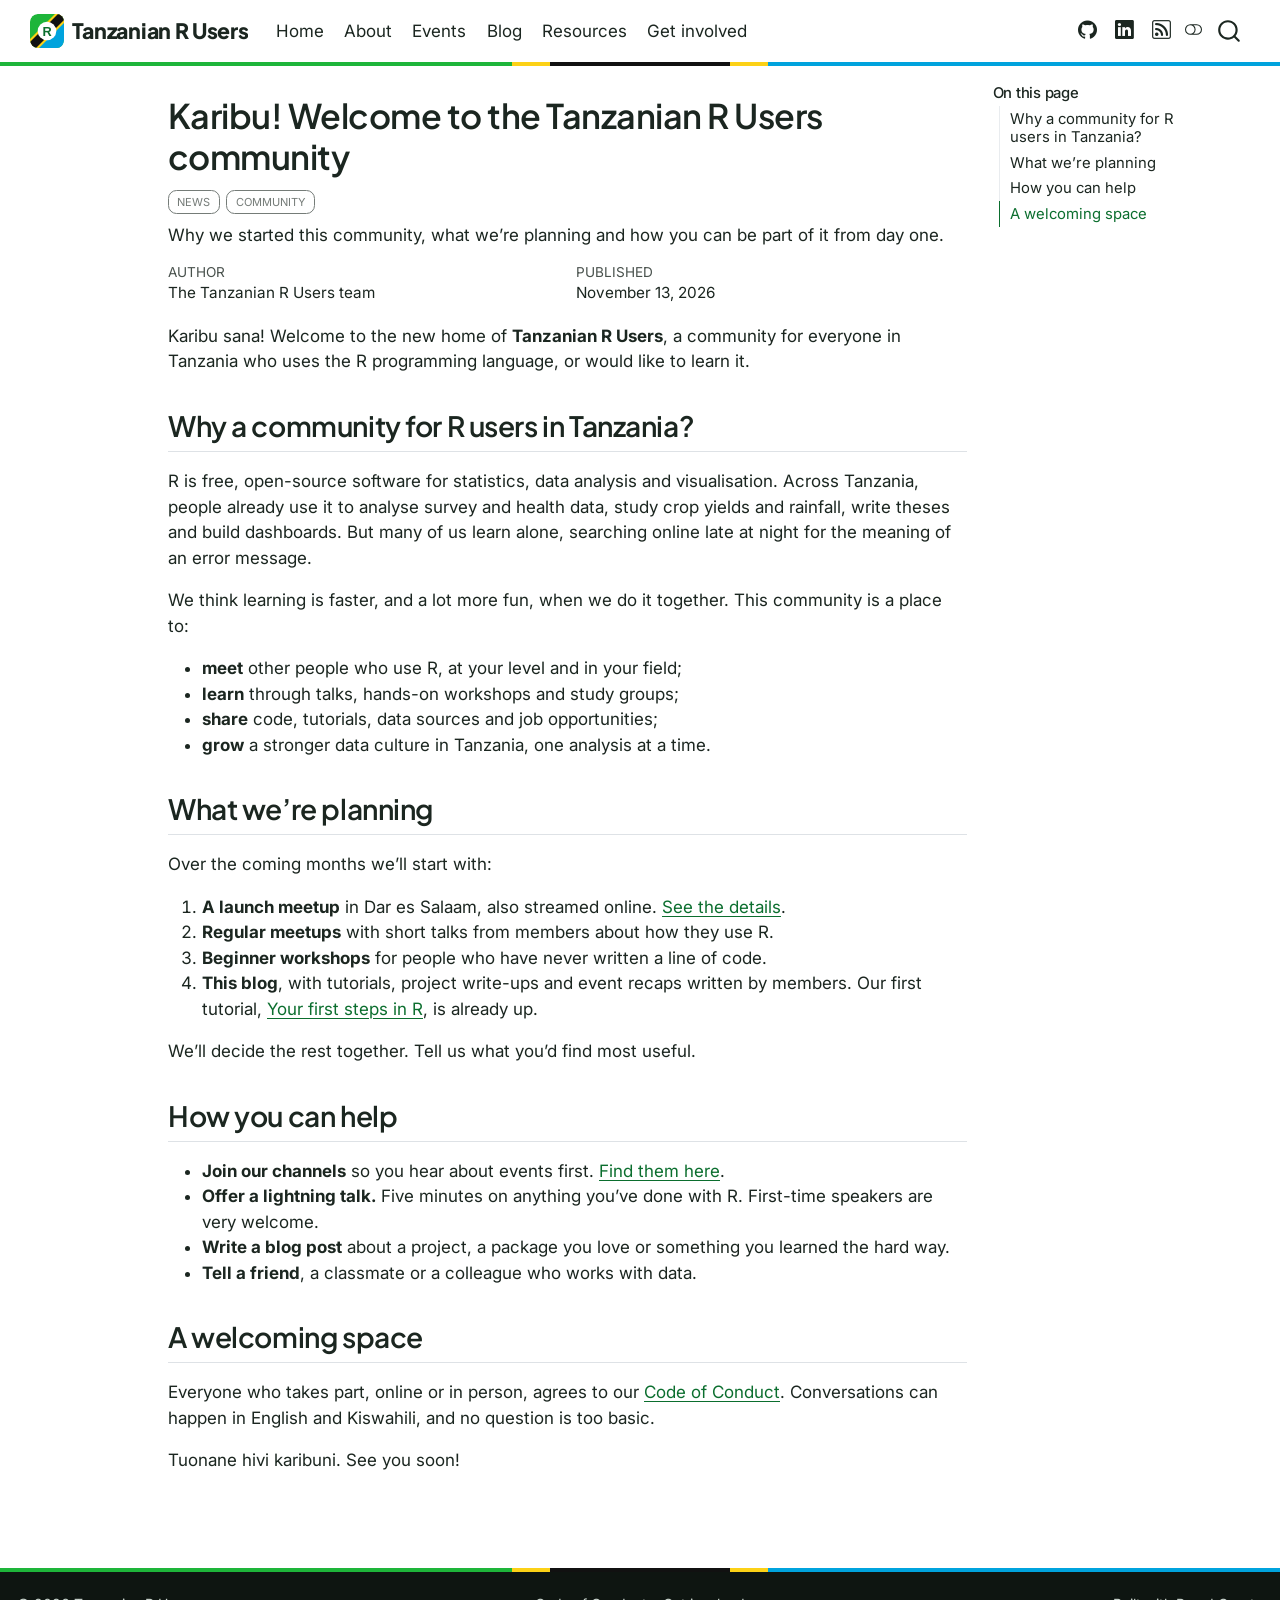
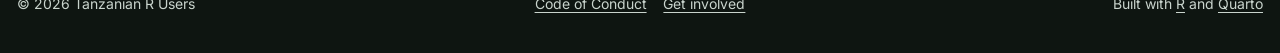
<file: posts/2026-11-13-karibu/index.html>
<!DOCTYPE html>
<html xmlns="http://www.w3.org/1999/xhtml" lang="en" xml:lang="en"><head>

<meta charset="utf-8">
<meta name="generator" content="quarto-1.11.9">

<meta name="viewport" content="width=device-width, initial-scale=1.0, user-scalable=yes">

<meta name="author" content="The Tanzanian R Users team">
<meta name="dcterms.date" content="2026-11-13">
<meta name="description" content="Why we started this community, what we’re planning and how you can be part of it from day one.">

<title>Karibu! Welcome to the Tanzanian R Users community – Tanzanian R Users</title>
<style>
/* Default styles provided by pandoc.
** See https://pandoc.org/MANUAL.html#variables-for-html for config info.
*/
span.smallcaps{font-variant: small-caps;}
div.columns{display: flex; gap: 1.5em;}
div.column{flex: auto;}
@media screen {
div.columns{gap: min(4vw, 1.5em);}
div.column{overflow-x: auto;}
}
div.hanging-indent{margin-left: 1.5em; text-indent: -1.5em;}
ul.task-list{list-style: none;}
ul.task-list li input[type="checkbox"] {
  width: 0.8em;
  margin: 0 0.8em 0.2em -1em; /* quarto-specific, see https://github.com/quarto-dev/quarto-cli/issues/4556 */ 
  vertical-align: middle;
}
</style>


<script src="../../site_libs/quarto-nav/quarto-nav.js"></script>
<script src="../../site_libs/quarto-nav/headroom.min.js"></script>
<script src="../../site_libs/clipboard/clipboard.min.js"></script>
<script src="../../site_libs/quarto-search/autocomplete.umd.js"></script>
<script src="../../site_libs/quarto-search/fuse.min.js"></script>
<script src="../../site_libs/quarto-search/quarto-search.js"></script>
<meta name="quarto:offset" content="../../">
<link href="../../images/logo.svg" rel="icon" type="image/svg+xml">
<script src="../../site_libs/quarto-html/quarto.js" type="module"></script>
<script src="../../site_libs/quarto-html/tabsets/tabsets.js" type="module"></script>
<script src="../../site_libs/quarto-html/scrollable-regions/scrollable-regions.js" type="module"></script>
<script src="../../site_libs/quarto-html/popper.min.js"></script>
<script src="../../site_libs/quarto-html/tippy.umd.min.js"></script>
<script src="../../site_libs/quarto-html/anchor.min.js"></script>
<link href="../../site_libs/quarto-html/tippy.css" rel="stylesheet">
<link href="../../site_libs/quarto-html/quarto-syntax-highlighting-63b5708e65d6cd79cd7618c58d0c21e7.css" rel="stylesheet" class="quarto-color-scheme" id="quarto-text-highlighting-styles">
<link href="../../site_libs/quarto-html/quarto-syntax-highlighting-dark-447e42e69aaa9833c0ba1b986f430b20.css" rel="stylesheet" class="quarto-color-scheme quarto-color-alternate" id="quarto-text-highlighting-styles">
<link href="../../site_libs/quarto-html/quarto-syntax-highlighting-63b5708e65d6cd79cd7618c58d0c21e7.css" rel="stylesheet" class="quarto-color-scheme-extra" id="quarto-text-highlighting-styles">
<script src="../../site_libs/bootstrap/bootstrap.min.js"></script>
<link href="../../site_libs/bootstrap/bootstrap-icons.css" rel="stylesheet">
<link href="../../site_libs/bootstrap/bootstrap-7aa84a82e4efd1d760e66761142b30c8.min.css" rel="stylesheet" append-hash="true" class="quarto-color-scheme" id="quarto-bootstrap" data-mode="light">
<link href="../../site_libs/bootstrap/bootstrap-dark-2a0a7e0d8bc4642423268c0e5b27d7cf.min.css" rel="stylesheet" append-hash="true" class="quarto-color-scheme quarto-color-alternate" id="quarto-bootstrap" data-mode="dark">
<link href="../../site_libs/bootstrap/bootstrap-7aa84a82e4efd1d760e66761142b30c8.min.css" rel="stylesheet" append-hash="true" class="quarto-color-scheme-extra" id="quarto-bootstrap" data-mode="light">
<script id="quarto-search-options" type="application/json">{
  "location": "navbar",
  "copy-button": false,
  "collapse-after": 3,
  "panel-placement": "end",
  "type": "overlay",
  "limit": 50,
  "keyboard-shortcut": [
    "f",
    "/",
    "s"
  ],
  "show-item-context": false,
  "language": {
    "search-no-results-text": "No results",
    "search-matching-documents-text": "matching documents",
    "search-copy-link-title": "Copy link to search",
    "search-hide-matches-text": "Hide additional matches",
    "search-more-match-text": "more match in this document",
    "search-more-matches-text": "more matches in this document",
    "search-clear-button-title": "Clear",
    "search-text-placeholder": "",
    "search-detached-cancel-button-title": "Cancel",
    "search-submit-button-title": "Submit",
    "search-label": "Search"
  }
}</script>
<style>html{ scroll-behavior: smooth; }</style>


<meta property="og:title" content="Karibu! Welcome to the Tanzanian R Users community – Tanzanian R Users">
<meta property="og:description" content="Why we started this community, what we’re planning and how you can be part of it from day one.">
<meta property="og:image" content="https://r-users-tz.github.io/images/social-card.png">
<meta property="og:site_name" content="Tanzanian R Users">
<meta property="og:image:height" content="630">
<meta property="og:image:width" content="1200">
<meta name="twitter:title" content="Karibu! Welcome to the Tanzanian R Users community – Tanzanian R Users">
<meta name="twitter:description" content="Why we started this community, what we’re planning and how you can be part of it from day one.">
<meta name="twitter:image" content="https://r-users-tz.github.io/images/social-card.png">
<meta name="twitter:card" content="summary_large_image">
</head>

<body class="nav-fixed quarto-light"><a id="quarto-skip-link" class="visually-hidden-focusable" href="#quarto-document-content">Skip to main content</a><script id="quarto-html-before-body" type="application/javascript">
    const toggleBodyColorMode = (bsSheetEl) => {
      const mode = bsSheetEl.getAttribute("data-mode");
      const bodyEl = window.document.querySelector("body");
      if (mode === "dark") {
        bodyEl.classList.add("quarto-dark");
        bodyEl.classList.remove("quarto-light");
      } else {
        bodyEl.classList.add("quarto-light");
        bodyEl.classList.remove("quarto-dark");
      }
    }
    const toggleBodyColorPrimary = () => {
      const bsSheetEl = window.document.querySelector("link#quarto-bootstrap:not([rel=disabled-stylesheet])");
      if (bsSheetEl) {
        toggleBodyColorMode(bsSheetEl);
      }
    }
    const setColorSchemeToggle = (alternate) => {
      const toggles = window.document.querySelectorAll('.quarto-color-scheme-toggle');
      for (let i=0; i < toggles.length; i++) {
        const toggle = toggles[i];
        if (toggle) {
          toggle.setAttribute("aria-checked", alternate ? "true" : "false");
          if (alternate) {
            toggle.classList.add("alternate");
          } else {
            toggle.classList.remove("alternate");
          }
        }
      }
    };
    const toggleColorMode = (alternate) => {
      // Switch the stylesheets
      const primaryStylesheets = window.document.querySelectorAll('link.quarto-color-scheme:not(.quarto-color-alternate)');
      const alternateStylesheets = window.document.querySelectorAll('link.quarto-color-scheme.quarto-color-alternate');
      manageTransitions('#quarto-margin-sidebar .nav-link', false);
      if (alternate) {
        // note: dark is layered on light, we don't disable primary!
        enableStylesheet(alternateStylesheets);
        for (const sheetNode of alternateStylesheets) {
          if (sheetNode.id === "quarto-bootstrap") {
            toggleBodyColorMode(sheetNode);
          }
        }
      } else {
        disableStylesheet(alternateStylesheets);
        enableStylesheet(primaryStylesheets)
        toggleBodyColorPrimary();
      }
      manageTransitions('#quarto-margin-sidebar .nav-link', true);
      // Switch the toggles
      setColorSchemeToggle(alternate)
    }
    // Hack to workaround the fact that safari doesn't
    // properly recolor the scrollbar when toggling (#1455).
    // Not run on load: stylesheets are set before first paint there, and
    // scrolling would undo the scroll to a URL fragment (#14973).
    // The one pixel nudge keeps the reader where they were.
    const refreshSafariScrollbar = () => {
      if (navigator.userAgent.indexOf('Safari') > 0 && navigator.userAgent.indexOf('Chrome') == -1) {
        manageTransitions("body", false);
        const scrollY = window.scrollY;
        window.scrollTo(0, scrollY > 0 ? scrollY - 1 : 1);
        setTimeout(() => {
          window.scrollTo(0, scrollY);
          manageTransitions("body", true);
        }, 40);
      }
    }
    const disableStylesheet = (stylesheets) => {
      for (let i=0; i < stylesheets.length; i++) {
        const stylesheet = stylesheets[i];
        stylesheet.rel = 'disabled-stylesheet';
      }
    }
    const enableStylesheet = (stylesheets) => {
      for (let i=0; i < stylesheets.length; i++) {
        const stylesheet = stylesheets[i];
        if(stylesheet.rel !== 'stylesheet') { // for Chrome, which will still FOUC without this check
          stylesheet.rel = 'stylesheet';
        }
      }
    }
    const manageTransitions = (selector, allowTransitions) => {
      const els = window.document.querySelectorAll(selector);
      for (let i=0; i < els.length; i++) {
        const el = els[i];
        if (allowTransitions) {
          el.classList.remove('notransition');
        } else {
          el.classList.add('notransition');
        }
      }
    }
    const isFileUrl = () => {
      return window.location.protocol === 'file:';
    }
    const hasAlternateSentinel = () => {
      let styleSentinel = getColorSchemeSentinel();
      if (styleSentinel !== null) {
        return styleSentinel === "alternate";
      } else {
        return false;
      }
    }
    const setStyleSentinel = (alternate) => {
      const value = alternate ? "alternate" : "default";
      if (!isFileUrl()) {
        window.localStorage.setItem("quarto-color-scheme", value);
      } else {
        localAlternateSentinel = value;
      }
    }
    const getColorSchemeSentinel = () => {
      if (!isFileUrl()) {
        const storageValue = window.localStorage.getItem("quarto-color-scheme");
        return storageValue != null ? storageValue : localAlternateSentinel;
      } else {
        return localAlternateSentinel;
      }
    }
    const toggleGiscusIfUsed = (isAlternate, darkModeDefault) => {
      const baseTheme = document.querySelector('#giscus-base-theme')?.value ?? 'light';
      const alternateTheme = document.querySelector('#giscus-alt-theme')?.value ?? 'dark';
      let newTheme = '';
      if(authorPrefersDark) {
        newTheme = isAlternate ? baseTheme : alternateTheme;
      } else {
        newTheme = isAlternate ? alternateTheme : baseTheme;
      }
      const changeGiscusTheme = () => {
        // From: https://github.com/giscus/giscus/issues/336
        const sendMessage = (message) => {
          const iframe = document.querySelector('iframe.giscus-frame');
          if (!iframe) return;
          iframe.contentWindow.postMessage({ giscus: message }, 'https://giscus.app');
        }
        sendMessage({
          setConfig: {
            theme: newTheme
          }
        });
      }
      const isGiscussLoaded = window.document.querySelector('iframe.giscus-frame') !== null;
      if (isGiscussLoaded) {
        changeGiscusTheme();
      }
    };
    const authorPrefersDark = false;
    const queryPrefersDark = window.matchMedia('(prefers-color-scheme: dark)');
    const darkModeDefault = queryPrefersDark.matches;
      document.querySelector('link#quarto-text-highlighting-styles.quarto-color-scheme-extra').rel = 'disabled-stylesheet';
      document.querySelector('link#quarto-bootstrap.quarto-color-scheme-extra').rel = 'disabled-stylesheet';
    let localAlternateSentinel = darkModeDefault ? 'alternate' : 'default';
    // Dark / light mode switch
    window.quartoToggleColorScheme = () => {
      // Read the current dark / light value
      let toAlternate = !hasAlternateSentinel();
      toggleColorMode(toAlternate);
      refreshSafariScrollbar();
      setStyleSentinel(toAlternate);
      toggleGiscusIfUsed(toAlternate, darkModeDefault);
      window.dispatchEvent(new Event('resize'));
    };
    queryPrefersDark.addEventListener("change", e => {
      if(window.localStorage.getItem("quarto-color-scheme") !== null)
        return;
      const alternate = e.matches
      toggleColorMode(alternate);
      refreshSafariScrollbar();
      localAlternateSentinel = e.matches ? 'alternate' : 'default'; // this is used alongside local storage!
      toggleGiscusIfUsed(alternate, darkModeDefault);
    });
    // Switch to dark mode if need be
    if (hasAlternateSentinel()) {
      toggleColorMode(true);
    } else {
      toggleColorMode(false);
    }
  </script>

<div id="quarto-search-results"></div>
  <header id="quarto-header" class="headroom fixed-top">
    <nav class="navbar navbar-expand-lg " data-bs-theme="dark" aria-label="Site">
      <div class="navbar-container container-fluid">
      <div class="navbar-brand-container mx-auto">
    <a href="../../index.html" class="navbar-brand navbar-brand-logo">
    <img src="../../images/logo.svg" alt="Tanzanian R Users logo" class="navbar-logo light-content">
    <img src="../../images/logo.svg" alt="Tanzanian R Users logo" class="navbar-logo dark-content">
    </a>
    <a class="navbar-brand" href="../../index.html">
    <span class="navbar-title">Tanzanian R Users</span>
    </a>
  </div>
          <button class="navbar-toggler" type="button" data-bs-toggle="collapse" data-bs-target="#navbarCollapse" aria-controls="navbarCollapse" aria-expanded="false" aria-label="Toggle navigation" onclick="if (window.quartoToggleHeadroom) { window.quartoToggleHeadroom(); }">
  <span class="navbar-toggler-icon"></span>
</button>
          <div class="collapse navbar-collapse" id="navbarCollapse">
            <ul class="navbar-nav navbar-nav-scroll me-auto">
  <li class="nav-item">
    <a class="nav-link" href="../../index.html"> 
<span class="menu-text">Home</span></a>
  </li>  
  <li class="nav-item">
    <a class="nav-link" href="../../about.html"> 
<span class="menu-text">About</span></a>
  </li>  
  <li class="nav-item">
    <a class="nav-link" href="../../events.html"> 
<span class="menu-text">Events</span></a>
  </li>  
  <li class="nav-item">
    <a class="nav-link" href="../../blog.html"> 
<span class="menu-text">Blog</span></a>
  </li>  
  <li class="nav-item">
    <a class="nav-link" href="../../resources.html"> 
<span class="menu-text">Resources</span></a>
  </li>  
  <li class="nav-item">
    <a class="nav-link" href="../../join.html"> 
<span class="menu-text">Get involved</span></a>
  </li>  
</ul>
            <ul class="navbar-nav navbar-nav-scroll ms-auto">
  <li class="nav-item compact">
    <a class="nav-link" href="https://github.com/r-users-tz"> <i class="bi bi-github" role="img" aria-label="GitHub">
</i> 
<span class="menu-text"></span></a>
  </li>  
  <li class="nav-item compact">
    <a class="nav-link" href="https://www.linkedin.com/company/r-users-community-tanzania"> <i class="bi bi-linkedin" role="img" aria-label="LinkedIn">
</i> 
<span class="menu-text"></span></a>
  </li>  
  <li class="nav-item compact">
    <a class="nav-link" href="../../blog.xml"> <i class="bi bi-rss" role="img" aria-label="Blog RSS feed">
</i> 
<span class="menu-text"></span></a>
  </li>  
</ul>
          </div> <!-- /navcollapse -->
            <div class="quarto-navbar-tools">
  <button type="button" role="switch" aria-checked="false" class="quarto-color-scheme-toggle quarto-navigation-tool  px-1" onclick="window.quartoToggleColorScheme(); return false;" title="Toggle dark mode" aria-label="Toggle dark mode"><i class="bi"></i></button>
</div>
            <div id="quarto-search" class="" title="Search"></div>
      </div> <!-- /container-fluid -->
    </nav>
</header>
<!-- content -->
<div id="quarto-content" class="quarto-container page-columns page-rows-contents page-layout-article page-navbar">
<!-- sidebar -->
<!-- margin-sidebar -->
    <div id="quarto-margin-sidebar" class="sidebar margin-sidebar">
        <nav id="TOC" role="doc-toc" aria-labelledby="toc-title" class="toc-active">
    <h2 id="toc-title">On this page</h2>
   
  <ul>
  <li><a href="#why-a-community-for-r-users-in-tanzania" id="toc-why-a-community-for-r-users-in-tanzania" class="nav-link active" data-scroll-target="#why-a-community-for-r-users-in-tanzania">Why a community for R users in Tanzania?</a></li>
  <li><a href="#what-were-planning" id="toc-what-were-planning" class="nav-link" data-scroll-target="#what-were-planning">What we’re planning</a></li>
  <li><a href="#how-you-can-help" id="toc-how-you-can-help" class="nav-link" data-scroll-target="#how-you-can-help">How you can help</a></li>
  <li><a href="#a-welcoming-space" id="toc-a-welcoming-space" class="nav-link" data-scroll-target="#a-welcoming-space">A welcoming space</a></li>
  </ul>
</nav>
    </div>
<!-- main -->
<main class="content" id="quarto-document-content" tabindex="-1">


<header id="title-block-header" class="quarto-title-block default">
<div class="quarto-title">
<h1 class="title">Karibu! Welcome to the Tanzanian R Users community</h1>
  <div class="quarto-categories">
    <div class="quarto-category">News</div>
    <div class="quarto-category">Community</div>
  </div>
  </div>

<div>
  <div class="description">
    Why we started this community, what we’re planning and how you can be part of it from day one.
  </div>
</div>


<div class="quarto-title-meta">

    <div>
    <div class="quarto-title-meta-heading">Author</div>
    <div class="quarto-title-meta-contents">
             <p>The Tanzanian R Users team </p>
          </div>
  </div>
    
    <div>
    <div class="quarto-title-meta-heading">Published</div>
    <div class="quarto-title-meta-contents">
      <p class="date">November 13, 2026</p>
    </div>
  </div>
  
    
  </div>
  


</header>


<p>Karibu sana! Welcome to the new home of <strong>Tanzanian R Users</strong>, a community for everyone in Tanzania who uses the R programming language, or would like to learn it.</p>
<section id="why-a-community-for-r-users-in-tanzania" class="level2">
<h2 class="anchored" data-anchor-id="why-a-community-for-r-users-in-tanzania">Why a community for R users in Tanzania?</h2>
<p>R is free, open-source software for statistics, data analysis and visualisation. Across Tanzania, people already use it to analyse survey and health data, study crop yields and rainfall, write theses and build dashboards. But many of us learn alone, searching online late at night for the meaning of an error message.</p>
<p>We think learning is faster, and a lot more fun, when we do it together. This community is a place to:</p>
<ul>
<li><strong>meet</strong> other people who use R, at your level and in your field;</li>
<li><strong>learn</strong> through talks, hands-on workshops and study groups;</li>
<li><strong>share</strong> code, tutorials, data sources and job opportunities;</li>
<li><strong>grow</strong> a stronger data culture in Tanzania, one analysis at a time.</li>
</ul>
</section>
<section id="what-were-planning" class="level2">
<h2 class="anchored" data-anchor-id="what-were-planning">What we’re planning</h2>
<p>Over the coming months we’ll start with:</p>
<ol type="1">
<li><strong>A launch meetup</strong> in Dar es Salaam, also streamed online. <a href="../../events/2026-12-12-launch-meetup/index.html">See the details</a>.</li>
<li><strong>Regular meetups</strong> with short talks from members about how they use R.</li>
<li><strong>Beginner workshops</strong> for people who have never written a line of code.</li>
<li><strong>This blog</strong>, with tutorials, project write-ups and event recaps written by members. Our first tutorial, <a href="../../posts/2026-11-13-first-steps-in-r/index.html">Your first steps in R</a>, is already up.</li>
</ol>
<p>We’ll decide the rest together. Tell us what you’d find most useful.</p>
</section>
<section id="how-you-can-help" class="level2">
<h2 class="anchored" data-anchor-id="how-you-can-help">How you can help</h2>
<ul>
<li><strong>Join our channels</strong> so you hear about events first. <a href="../../join.html">Find them here</a>.</li>
<li><strong>Offer a lightning talk.</strong> Five minutes on anything you’ve done with R. First-time speakers are very welcome.</li>
<li><strong>Write a blog post</strong> about a project, a package you love or something you learned the hard way.</li>
<li><strong>Tell a friend</strong>, a classmate or a colleague who works with data.</li>
</ul>
</section>
<section id="a-welcoming-space" class="level2">
<h2 class="anchored" data-anchor-id="a-welcoming-space">A welcoming space</h2>
<p>Everyone who takes part, online or in person, agrees to our <a href="../../code-of-conduct.html">Code of Conduct</a>. Conversations can happen in English and Kiswahili, and no question is too basic.</p>
<p>Tuonane hivi karibuni. See you soon!</p>


</section>

<a onclick="window.scrollTo(0, 0); return false;" role="button" id="quarto-back-to-top"><i class="bi bi-arrow-up"></i> Back to top</a></main> <!-- /main -->
<script id="quarto-html-after-body" type="application/javascript">
  window.document.addEventListener("DOMContentLoaded", function (event) {
    // Ensure there is a toggle, if there isn't float one in the top right
    if (window.document.querySelector('.quarto-color-scheme-toggle') === null) {
      const toggle = window.document.createElement('button');
      toggle.type = "button";
      toggle.setAttribute("role", "switch");
      toggle.setAttribute("aria-checked", "false");
      toggle.classList.add('top-right');
      toggle.classList.add('quarto-color-scheme-toggle');
      toggle.setAttribute("aria-label", "Toggle dark mode");
      toggle.onclick = function() { try { window.quartoToggleColorScheme(); } catch {} return false; };
      const i = window.document.createElement("i");
      i.classList.add('bi');
      toggle.appendChild(i);
      // Put the toggle in a landmark of its own, so that landmark navigation
      // can reach it.
      //
      // The container is always a fresh direct child of body, and the toggle is
      // never moved into page furniture that the theme or the author controls.
      // The toggle is positioned against the page, so any ancestor that
      // establishes a containing block captures it: a positioned element or a
      // grid for position: absolute, and transform, filter, will-change or
      // contain for position: fixed. A direct child of body has none of these
      // to inherit, and the shift when one appears is silent and visual.
      //
      // ARIA says a document should have at most one banner, and axe reports a
      // duplicate whether or not the banners carry distinct labels. So use a
      // header when the page has no banner yet, and a named region otherwise.
      //
      // A header is a banner wherever it sits, unless it is inside sectioning
      // content, so this cannot just look at the children of body: a custom
      // page layout wraps the title block header in a plain div. An explicit
      // role="banner" always counts.
      const sectioning = 'article, aside, main, nav, section, [role="article"], [role="complementary"], [role="main"], [role="navigation"], [role="region"]';
      const hasBanner = Array.from(
        window.document.querySelectorAll('header:not([role]), [role="banner"]')
      ).some(function(el) {
        return el.hasAttribute("role") || el.closest(sectioning) === null;
      });
      const container = window.document.createElement(hasBanner ? "div" : "header");
      if (hasBanner) {
        container.setAttribute("role", "region");
        container.setAttribute("aria-label", "Toggle dark mode");
      }
      container.classList.add('quarto-color-scheme-toggle-container');
      container.appendChild(toggle);
      window.document.body.appendChild(container);
    }
    setColorSchemeToggle(hasAlternateSentinel())
    const icon = "";
    const anchorJS = new window.AnchorJS();
    anchorJS.options = {
      placement: 'right',
      icon: icon
    };
    anchorJS.add('.anchored');
    const isCodeAnnotation = (el) => {
      for (const clz of el.classList) {
        if (clz.startsWith('code-annotation-')) {                     
          return true;
        }
      }
      return false;
    }
    const onCopySuccess = function(e) {
      // button target
      const button = e.trigger;
      // don't keep focus
      button.blur();
      // flash "checked"
      button.classList.add('code-copy-button-checked');
      var currentTitle = button.getAttribute("title");
      button.setAttribute("title", "Copied!");
      let tooltip;
      if (window.bootstrap) {
        button.setAttribute("data-bs-toggle", "tooltip");
        button.setAttribute("data-bs-placement", "left");
        button.setAttribute("data-bs-title", "Copied!");
        tooltip = new bootstrap.Tooltip(button, 
          { trigger: "manual", 
            customClass: "code-copy-button-tooltip",
            offset: [0, -8]});
        tooltip.show();    
      }
      setTimeout(function() {
        if (tooltip) {
          tooltip.hide();
          button.removeAttribute("data-bs-title");
          button.removeAttribute("data-bs-toggle");
          button.removeAttribute("data-bs-placement");
        }
        button.setAttribute("title", currentTitle);
        button.classList.remove('code-copy-button-checked');
      }, 1000);
      // clear code selection
      e.clearSelection();
    }
    const getTextToCopy = function(trigger) {
      const outerScaffold = trigger.parentElement.cloneNode(true);
      const codeEl = outerScaffold.querySelector('code');
      for (const childEl of codeEl.children) {
        if (isCodeAnnotation(childEl)) {
          childEl.remove();
        }
      }
      return codeEl.innerText;
    }
    const clipboard = new window.ClipboardJS('.code-copy-button:not([data-in-quarto-modal])', {
      text: getTextToCopy
    });
    clipboard.on('success', onCopySuccess);
    if (window.document.getElementById('quarto-embedded-source-code-modal')) {
      const clipboardModal = new window.ClipboardJS('.code-copy-button[data-in-quarto-modal]', {
        text: getTextToCopy,
        container: window.document.getElementById('quarto-embedded-source-code-modal')
      });
      clipboardModal.on('success', onCopySuccess);
    }
      var localhostRegex = new RegExp(/^(?:http|https):\/\/localhost\:?[0-9]*\//);
      var mailtoRegex = new RegExp(/^mailto:/);
        var filterRegex = new RegExp("https:\/\/r-users-tz\.github\.io");
      const newWindowLabel = "(opens in a new tab)";
      const newWindowNoteId = "quarto-ext-newwindow-label";
      // Links reference one hidden label through aria-describedby, so the
      // announcement never changes their accessible name.
      var describeNewWindow = (link) => {
        if (!window.document.getElementById(newWindowNoteId)) {
          var newWindowNote = window.document.createElement("span");
          newWindowNote.id = newWindowNoteId;
          newWindowNote.hidden = true;
          newWindowNote.textContent = newWindowLabel;
          window.document.body.appendChild(newWindowNote);
        }
        var describedBy = (link.getAttribute("aria-describedby") || "").split(/\s+/).filter(Boolean);
        if (!describedBy.includes(newWindowNoteId)) {
          describedBy.push(newWindowNoteId);
          link.setAttribute("aria-describedby", describedBy.join(" "));
        }
      }
      var isInternal = (href) => {
          return filterRegex.test(href) || localhostRegex.test(href) || mailtoRegex.test(href);
      }
      // Inspect non-navigation links and adorn them if external
      window.quartoDecorateExternalLinks = function (root) {
     var links = (root || window.document).querySelectorAll('a[href]:not(.nav-link):not(.navbar-brand):not(.toc-action):not(.sidebar-link):not(.sidebar-item-toggle):not(.pagination-link):not(.no-external):not([aria-hidden]):not(.dropdown-item):not(.quarto-navigation-tool):not(.about-link)');
      for (var i=0; i<links.length; i++) {
        const link = links[i];
        if (!isInternal(link.href)) {
          // undo the damage that might have been done by quarto-nav.js in the case of
          // links that we want to consider external
          if (link.dataset.originalHref !== undefined) {
            link.href = link.dataset.originalHref;
          }
            // target, if specified
            link.setAttribute("target", "_blank");
            if (link.getAttribute("rel") === null) {
              link.setAttribute("rel", "noopener");
            }
            describeNewWindow(link);
          if (!link.classList.contains('no-external-icon')) {
          }
        }
      }
      };
      window.quartoDecorateExternalLinks(window.document);
    // Esc closes the popup (WCAG 1.4.13) and focus leaving both trigger and
    // popup closes it (WCAG 2.4.11); tippy handles neither for interactive popups.
    const hideOnEscAndFocusOut = {
      name: 'hideOnEscAndFocusOut',
      defaultValue: true,
      fn(instance) {
        const dismiss = () => {
          // A show scheduled by the trigger delay would otherwise reopen it
          instance.clearDelayTimeouts();
          instance.hide();
        };
        const onKeyDown = (event) => {
          if (event.key !== 'Escape') {
            return;
          }
          // Keep Esc from also reaching page handlers (e.g. reveal.js overview),
          // except an open reveal.js slide menu, which Esc should close too.
          // The menu handles keys only when its keyboard option is on.
          const menuHandlesEsc = window.Reveal?.getPlugin?.('menu')?.isOpen() &&
            window.Reveal.getConfig().menu?.keyboard !== false;
          if (!menuHandlesEsc) {
            event.stopPropagation();
          }
          if (instance.popper.contains(window.document.activeElement)) {
            // Disabled while refocusing so the focus trigger does not reopen it
            instance.disable();
            instance.reference.focus();
            instance.enable();
          }
          dismiss();
        };
        const onFocusOut = (event) => {
          const target = event.relatedTarget;
          if (target && !instance.reference.contains(target) &&
              !instance.popper.contains(target)) {
            dismiss();
          }
        };
        // On the trigger too: a click trigger (code-annotations: select) has no
        // blur handling. Attached for the instance's lifetime so leaving the
        // trigger also cancels a show still pending on the trigger delay.
        instance.reference.addEventListener('focusout', onFocusOut);
        return {
          onShow() {
            window.document.addEventListener('keydown', onKeyDown, true);
            instance.popper.addEventListener('focusout', onFocusOut);
          },
          onHide() {
            window.document.removeEventListener('keydown', onKeyDown, true);
            instance.popper.removeEventListener('focusout', onFocusOut);
          },
          onDestroy() {
            instance.reference.removeEventListener('focusout', onFocusOut);
          },
        };
      },
    };
    function tippyHover(el, contentFn, onTriggerFn, onUntriggerFn) {
      const config = {
        allowHTML: true,
        maxWidth: 500,
        delay: 100,
        arrow: false,
        appendTo: function(el) {
            return el.parentElement;
        },
        interactive: true,
        interactiveBorder: 10,
        theme: 'quarto',
        placement: 'bottom-start',
        plugins: [hideOnEscAndFocusOut],
      };
      if (contentFn) {
        config.content = contentFn;
      }
      if (onTriggerFn) {
        config.onTrigger = onTriggerFn;
      }
      if (onUntriggerFn) {
        config.onUntrigger = onUntriggerFn;
      }
      window.tippy(el, config); 
    }
    const noterefs = window.document.querySelectorAll('a[role="doc-noteref"]');
    for (var i=0; i<noterefs.length; i++) {
      const ref = noterefs[i];
      tippyHover(ref, function() {
        // use id or data attribute instead here
        let href = ref.getAttribute('data-footnote-href') || ref.getAttribute('href');
        try { href = new URL(href).hash; } catch {}
        const id = href.replace(/^#\/?/, "");
        const note = window.document.getElementById(id);
        if (note) {
          return note.innerHTML;
        } else {
          return "";
        }
      });
    }
    const xrefs = window.document.querySelectorAll('a.quarto-xref');
    const processXRef = (id, note) => {
      // Strip column container classes
      const stripColumnClz = (el) => {
        el.classList.remove("page-full", "page-columns");
        if (el.children) {
          for (const child of el.children) {
            stripColumnClz(child);
          }
        }
      }
      stripColumnClz(note)
      if (id === null || id.startsWith('sec-')) {
        // Special case sections, only their first couple elements
        const container = document.createElement("div");
        if (note.children && note.children.length > 2) {
          container.appendChild(note.children[0].cloneNode(true));
          for (let i = 1; i < note.children.length; i++) {
            const child = note.children[i];
            if (child.tagName === "P" && child.innerText === "") {
              continue;
            } else {
              container.appendChild(child.cloneNode(true));
              break;
            }
          }
          if (window.Quarto?.typesetMath) {
            window.Quarto.typesetMath(container);
          }
          return container.innerHTML
        } else {
          if (window.Quarto?.typesetMath) {
            window.Quarto.typesetMath(note);
          }
          return note.innerHTML;
        }
      } else {
        // Remove any anchor links if they are present
        const anchorLink = note.querySelector('a.anchorjs-link');
        if (anchorLink) {
          anchorLink.remove();
        }
        if (window.Quarto?.typesetMath) {
          window.Quarto.typesetMath(note);
        }
        if (note.classList.contains("callout")) {
          return note.outerHTML;
        } else {
          return note.innerHTML;
        }
      }
    }
    for (var i=0; i<xrefs.length; i++) {
      const xref = xrefs[i];
      tippyHover(xref, undefined, function(instance) {
        instance.disable();
        let url = xref.getAttribute('href');
        let hash = undefined; 
        if (url.startsWith('#')) {
          hash = url;
        } else {
          try { hash = new URL(url).hash; } catch {}
        }
        if (hash) {
          const id = hash.replace(/^#\/?/, "");
          const note = window.document.getElementById(id);
          if (note !== null) {
            try {
              const html = processXRef(id, note.cloneNode(true));
              instance.setContent(html);
            } finally {
              instance.enable();
              instance.show();
            }
          } else {
            // See if we can fetch this
            fetch(url.split('#')[0])
            .then(res => res.text())
            .then(html => {
              const parser = new DOMParser();
              const htmlDoc = parser.parseFromString(html, "text/html");
              const note = htmlDoc.getElementById(id);
              if (note !== null) {
                const html = processXRef(id, note);
                instance.setContent(html);
              } 
            }).finally(() => {
              instance.enable();
              instance.show();
            });
          }
        } else {
          // See if we can fetch a full url (with no hash to target)
          // This is a special case and we should probably do some content thinning / targeting
          fetch(url)
          .then(res => res.text())
          .then(html => {
            const parser = new DOMParser();
            const htmlDoc = parser.parseFromString(html, "text/html");
            const note = htmlDoc.querySelector('main.content');
            if (note !== null) {
              // This should only happen for chapter cross references
              // (since there is no id in the URL)
              // remove the first header
              if (note.children.length > 0 && note.children[0].tagName === "HEADER") {
                note.children[0].remove();
              }
              const html = processXRef(null, note);
              instance.setContent(html);
            } 
          }).finally(() => {
            instance.enable();
            instance.show();
          });
        }
      }, function(instance) {
      });
    }
        let selectedAnnoteEl;
        const selectorForAnnotation = ( cell, annotation) => {
          let cellAttr = 'data-code-cell="' + cell + '"';
          let lineAttr = 'data-code-annotation="' +  annotation + '"';
          const selector = 'span[' + cellAttr + '][' + lineAttr + ']';
          return selector;
        }
        const selectCodeLines = (annoteEl) => {
          const doc = window.document;
          const targetCell = annoteEl.getAttribute("data-target-cell");
          const targetAnnotation = annoteEl.getAttribute("data-target-annotation");
          const annoteSpan = window.document.querySelector(selectorForAnnotation(targetCell, targetAnnotation));
          const lines = annoteSpan.getAttribute("data-code-lines").split(",");
          const lineIds = lines.map((line) => {
            return targetCell + "-" + line;
          })
          // Each band is positioned against its own containing block, which is
          // not the offsetParent of the lines, so place it from client rects.
          const placeBand = (band, firstEl, lastEl, codeBlock) => {
            const container = band.offsetParent;
            if (container === null) {
              return;
            }
            const containerRect = container.getBoundingClientRect();
            // Reveal.js scales slides with a transform, so convert client
            // pixels back to the CSS pixels of the container.
            const scale = containerRect.height / container.offsetHeight || 1;
            const firstRect = firstEl.getBoundingClientRect();
            const lastRect = lastEl.getBoundingClientRect();
            const top = (firstRect.top - containerRect.top) / scale - container.clientTop + container.scrollTop;
            const height = (lastRect.bottom - firstRect.top) / scale;
            band.style.top = top - 2 + "px";
            band.style.height = height + 4 + "px";
            if (codeBlock) {
              // Without the copy button wrapper, the containing block is wider
              // than the code block, so span the code block explicitly.
              const blockRect = codeBlock.getBoundingClientRect();
              band.style.left = (blockRect.left - containerRect.left) / scale - container.clientLeft + container.scrollLeft + "px";
              band.style.width = blockRect.width / scale + "px";
            }
          };
          if (lineIds.length > 0) {
            const el = window.document.getElementById(lineIds[0]);
            const lastEl = window.document.getElementById(lineIds[lineIds.length - 1]);
            const parent = el.parentElement.parentElement;
            // cook up a div (if necessary) and position it
            let div = window.document.getElementById("code-annotation-line-highlight");
            if (div === null) {
              div = window.document.createElement("div");
              div.setAttribute("id", "code-annotation-line-highlight");
              div.style.position = 'absolute';
              parent.appendChild(div);
            }
            placeBand(div, el, lastEl, parent.closest("div.sourceCode") || parent);
            let gutterDiv = window.document.getElementById("code-annotation-line-highlight-gutter");
            if (gutterDiv === null) {
              gutterDiv = window.document.createElement("div");
              gutterDiv.setAttribute("id", "code-annotation-line-highlight-gutter");
              gutterDiv.style.position = 'absolute';
              const codeCell = window.document.getElementById(targetCell);
              const gutter = codeCell.querySelector('.code-annotation-gutter');
              gutter.appendChild(gutterDiv);
            }
            placeBand(gutterDiv, el, lastEl);
            selectedAnnoteEl = annoteEl;
          }
        };
        const unselectCodeLines = () => {
          const elementsIds = ["code-annotation-line-highlight", "code-annotation-line-highlight-gutter"];
          elementsIds.forEach((elId) => {
            const div = window.document.getElementById(elId);
            if (div) {
              div.remove();
            }
          });
          selectedAnnoteEl = undefined;
        };
          // Handle positioning of the toggle
      window.addEventListener(
        "resize",
        throttle(() => {
          elRect = undefined;
          if (selectedAnnoteEl) {
            selectCodeLines(selectedAnnoteEl);
          }
        }, 10)
      );
      function throttle(fn, ms) {
      let throttle = false;
      let timer;
        return (...args) => {
          if(!throttle) { // first call gets through
              fn.apply(this, args);
              throttle = true;
          } else { // all the others get throttled
              if(timer) clearTimeout(timer); // cancel #2
              timer = setTimeout(() => {
                fn.apply(this, args);
                timer = throttle = false;
              }, ms);
          }
        };
      }
        // Attach click handler to the DT
        const annoteDls = window.document.querySelectorAll('dt[data-target-cell]');
        for (const annoteDlNode of annoteDls) {
          annoteDlNode.addEventListener('click', (event) => {
            const clickedEl = event.target;
            if (clickedEl !== selectedAnnoteEl) {
              unselectCodeLines();
              const activeEl = window.document.querySelector('dt[data-target-cell].code-annotation-active');
              if (activeEl) {
                activeEl.classList.remove('code-annotation-active');
              }
              selectCodeLines(clickedEl);
              clickedEl.classList.add('code-annotation-active');
            } else {
              // Unselect the line
              unselectCodeLines();
              clickedEl.classList.remove('code-annotation-active');
            }
          });
        }
    const findCites = (el) => {
      const parentEl = el.parentElement;
      if (parentEl) {
        const cites = parentEl.dataset.cites;
        if (cites) {
          return {
            el,
            cites: cites.split(' ')
          };
        } else {
          return findCites(el.parentElement)
        }
      } else {
        return undefined;
      }
    };
    var bibliorefs = window.document.querySelectorAll('a[role="doc-biblioref"]');
    for (var i=0; i<bibliorefs.length; i++) {
      const ref = bibliorefs[i];
      const citeInfo = findCites(ref);
      if (citeInfo) {
        tippyHover(citeInfo.el, function() {
          var popup = window.document.createElement('div');
          citeInfo.cites.forEach(function(cite) {
            var citeDiv = window.document.createElement('div');
            citeDiv.classList.add('hanging-indent');
            citeDiv.classList.add('csl-entry');
            var biblioDiv = window.document.getElementById('ref-' + cite);
            if (biblioDiv) {
              citeDiv.innerHTML = biblioDiv.innerHTML;
            }
            popup.appendChild(citeDiv);
          });
          return popup.innerHTML;
        });
      }
    }
  });
  </script>
  <script type="application/javascript">
  window.quartoScrollableRegionsLabels = {"code":"Scrollable code","output":"Scrollable output"};
  </script>
</div> <!-- /content -->
<footer class="footer">
  <div class="nav-footer">
    <div class="nav-footer-left">
<p>© 2026 Tanzanian R Users</p>
</div>   
    <div class="nav-footer-center">
      <ul class="footer-items list-unstyled">
    <li class="nav-item">
    <a class="nav-link" href="../../code-of-conduct.html">
<p>Code of Conduct</p>
</a>
  </li>  
    <li class="nav-item">
    <a class="nav-link" href="../../join.html">
<p>Get involved</p>
</a>
  </li>  
</ul>
    </div>
    <div class="nav-footer-right">
<p>Built with <a href="https://www.r-project.org/">R</a> and <a href="https://quarto.org/">Quarto</a></p>
</div>
  </div>
</footer>




<script src="../../site_libs/quarto-html/zenscroll-min.js"></script>
</body></html>
</file>
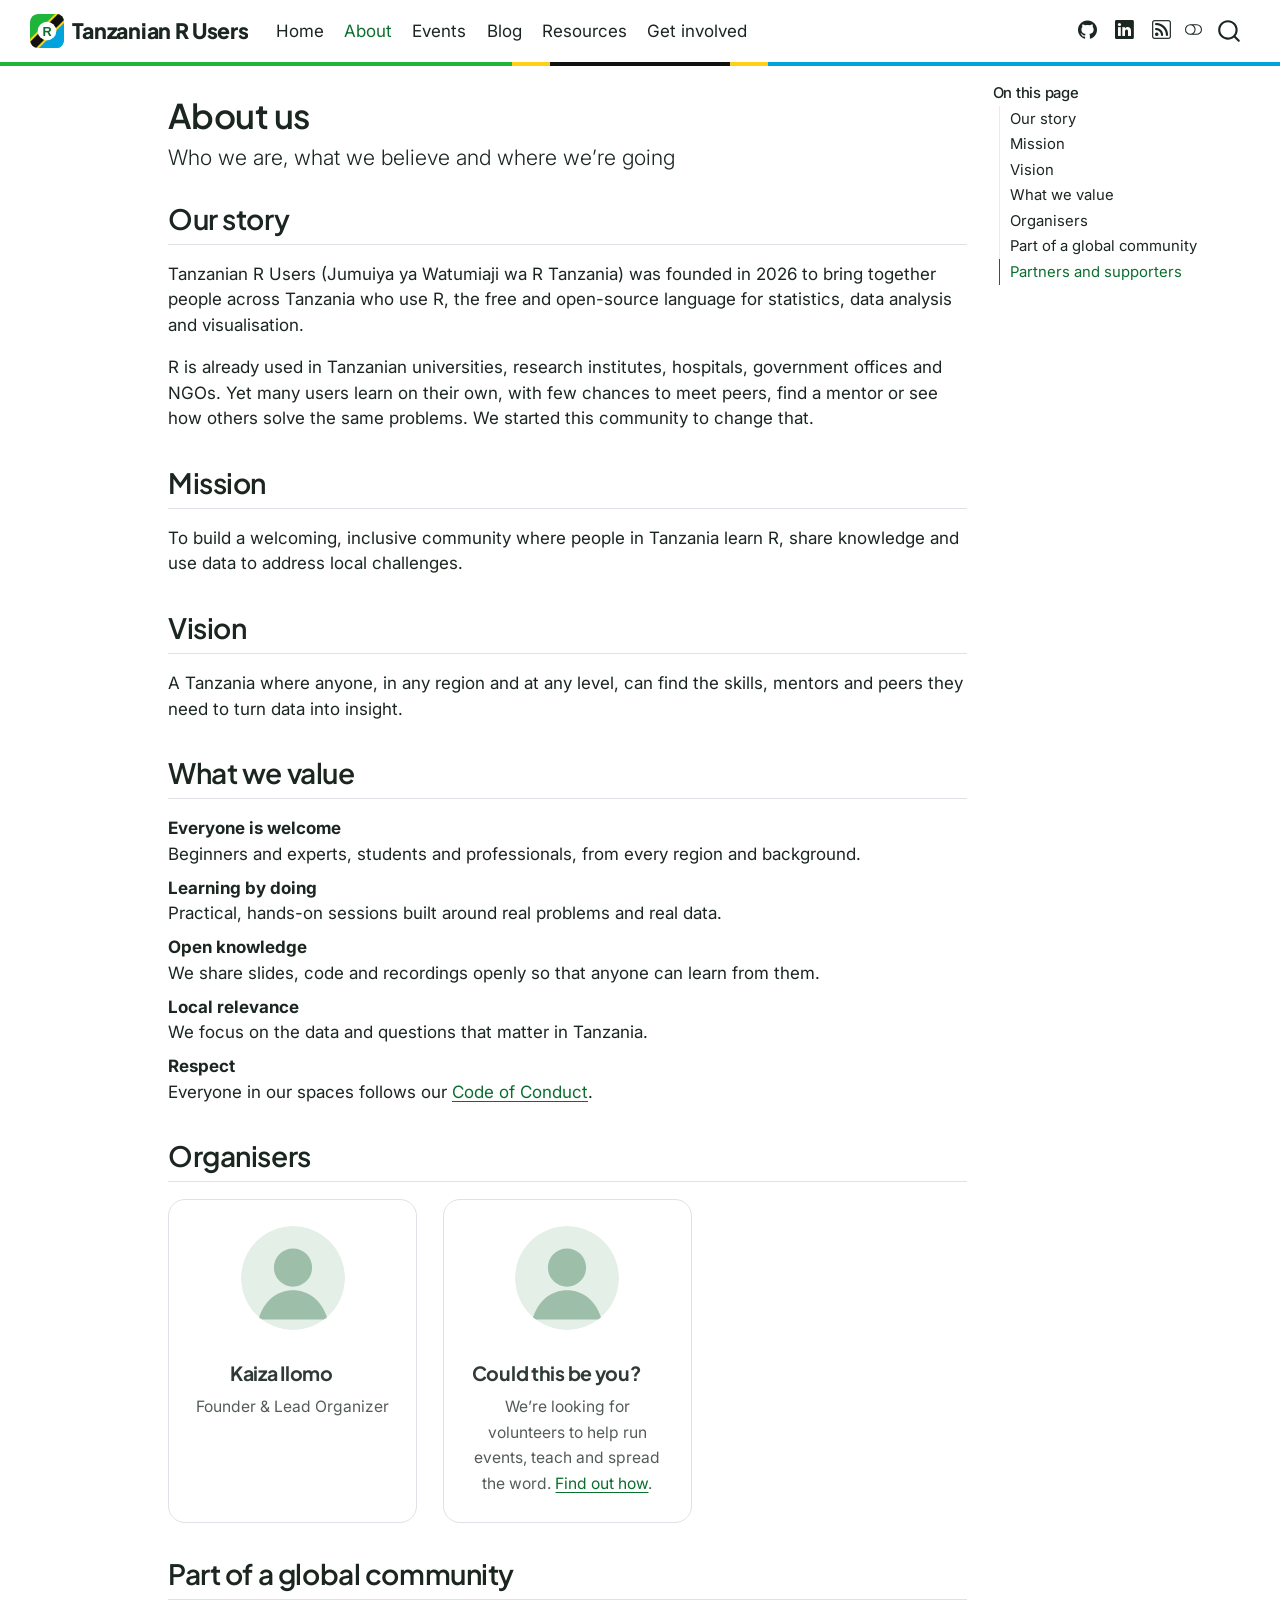
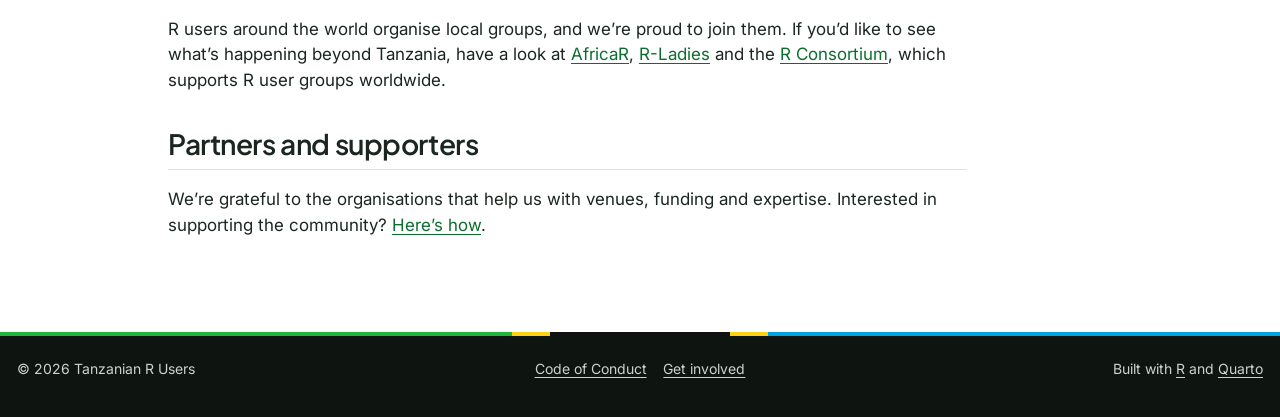
<file: about.html>
<!DOCTYPE html>
<html xmlns="http://www.w3.org/1999/xhtml" lang="en" xml:lang="en"><head>

<meta charset="utf-8">
<meta name="generator" content="quarto-1.11.9">

<meta name="viewport" content="width=device-width, initial-scale=1.0, user-scalable=yes">

<meta name="description" content="The story, mission and values of the Tanzanian R Users community, and the people who organise it.">

<title>About us – Tanzanian R Users</title>
<style>
/* Default styles provided by pandoc.
** See https://pandoc.org/MANUAL.html#variables-for-html for config info.
*/
span.smallcaps{font-variant: small-caps;}
div.columns{display: flex; gap: 1.5em;}
div.column{flex: auto;}
@media screen {
div.columns{gap: min(4vw, 1.5em);}
div.column{overflow-x: auto;}
}
div.hanging-indent{margin-left: 1.5em; text-indent: -1.5em;}
ul.task-list{list-style: none;}
ul.task-list li input[type="checkbox"] {
  width: 0.8em;
  margin: 0 0.8em 0.2em -1em; /* quarto-specific, see https://github.com/quarto-dev/quarto-cli/issues/4556 */ 
  vertical-align: middle;
}
</style>


<script src="site_libs/quarto-nav/quarto-nav.js"></script>
<script src="site_libs/quarto-nav/headroom.min.js"></script>
<script src="site_libs/clipboard/clipboard.min.js"></script>
<script src="site_libs/quarto-search/autocomplete.umd.js"></script>
<script src="site_libs/quarto-search/fuse.min.js"></script>
<script src="site_libs/quarto-search/quarto-search.js"></script>
<meta name="quarto:offset" content="./">
<link href="./images/logo.svg" rel="icon" type="image/svg+xml">
<script src="site_libs/quarto-html/quarto.js" type="module"></script>
<script src="site_libs/quarto-html/tabsets/tabsets.js" type="module"></script>
<script src="site_libs/quarto-html/scrollable-regions/scrollable-regions.js" type="module"></script>
<script src="site_libs/quarto-html/popper.min.js"></script>
<script src="site_libs/quarto-html/tippy.umd.min.js"></script>
<script src="site_libs/quarto-html/anchor.min.js"></script>
<link href="site_libs/quarto-html/tippy.css" rel="stylesheet">
<link href="site_libs/quarto-html/quarto-syntax-highlighting-63b5708e65d6cd79cd7618c58d0c21e7.css" rel="stylesheet" class="quarto-color-scheme" id="quarto-text-highlighting-styles">
<link href="site_libs/quarto-html/quarto-syntax-highlighting-dark-447e42e69aaa9833c0ba1b986f430b20.css" rel="stylesheet" class="quarto-color-scheme quarto-color-alternate" id="quarto-text-highlighting-styles">
<link href="site_libs/quarto-html/quarto-syntax-highlighting-63b5708e65d6cd79cd7618c58d0c21e7.css" rel="stylesheet" class="quarto-color-scheme-extra" id="quarto-text-highlighting-styles">
<script src="site_libs/bootstrap/bootstrap.min.js"></script>
<link href="site_libs/bootstrap/bootstrap-icons.css" rel="stylesheet">
<link href="site_libs/bootstrap/bootstrap-7aa84a82e4efd1d760e66761142b30c8.min.css" rel="stylesheet" append-hash="true" class="quarto-color-scheme" id="quarto-bootstrap" data-mode="light">
<link href="site_libs/bootstrap/bootstrap-dark-2a0a7e0d8bc4642423268c0e5b27d7cf.min.css" rel="stylesheet" append-hash="true" class="quarto-color-scheme quarto-color-alternate" id="quarto-bootstrap" data-mode="dark">
<link href="site_libs/bootstrap/bootstrap-7aa84a82e4efd1d760e66761142b30c8.min.css" rel="stylesheet" append-hash="true" class="quarto-color-scheme-extra" id="quarto-bootstrap" data-mode="light">
<script id="quarto-search-options" type="application/json">{
  "location": "navbar",
  "copy-button": false,
  "collapse-after": 3,
  "panel-placement": "end",
  "type": "overlay",
  "limit": 50,
  "keyboard-shortcut": [
    "f",
    "/",
    "s"
  ],
  "show-item-context": false,
  "language": {
    "search-no-results-text": "No results",
    "search-matching-documents-text": "matching documents",
    "search-copy-link-title": "Copy link to search",
    "search-hide-matches-text": "Hide additional matches",
    "search-more-match-text": "more match in this document",
    "search-more-matches-text": "more matches in this document",
    "search-clear-button-title": "Clear",
    "search-text-placeholder": "",
    "search-detached-cancel-button-title": "Cancel",
    "search-submit-button-title": "Submit",
    "search-label": "Search"
  }
}</script>
<style>html{ scroll-behavior: smooth; }</style>


<meta property="og:title" content="About us – Tanzanian R Users">
<meta property="og:description" content="The story, mission and values of the Tanzanian R Users community, and the people who organise it.">
<meta property="og:image" content="https://r-users-tz.github.io/images/avatar-placeholder.svg">
<meta property="og:site_name" content="Tanzanian R Users">
<meta property="og:image:alt" content="Photo of Kaiza Ilomo">
<meta name="twitter:title" content="About us – Tanzanian R Users">
<meta name="twitter:description" content="The story, mission and values of the Tanzanian R Users community, and the people who organise it.">
<meta name="twitter:image" content="https://r-users-tz.github.io/images/avatar-placeholder.svg">
<meta name="twitter:image:alt" content="Photo of Kaiza Ilomo">
<meta name="twitter:card" content="summary_large_image">
</head>

<body class="nav-fixed quarto-light"><a id="quarto-skip-link" class="visually-hidden-focusable" href="#quarto-document-content">Skip to main content</a><script id="quarto-html-before-body" type="application/javascript">
    const toggleBodyColorMode = (bsSheetEl) => {
      const mode = bsSheetEl.getAttribute("data-mode");
      const bodyEl = window.document.querySelector("body");
      if (mode === "dark") {
        bodyEl.classList.add("quarto-dark");
        bodyEl.classList.remove("quarto-light");
      } else {
        bodyEl.classList.add("quarto-light");
        bodyEl.classList.remove("quarto-dark");
      }
    }
    const toggleBodyColorPrimary = () => {
      const bsSheetEl = window.document.querySelector("link#quarto-bootstrap:not([rel=disabled-stylesheet])");
      if (bsSheetEl) {
        toggleBodyColorMode(bsSheetEl);
      }
    }
    const setColorSchemeToggle = (alternate) => {
      const toggles = window.document.querySelectorAll('.quarto-color-scheme-toggle');
      for (let i=0; i < toggles.length; i++) {
        const toggle = toggles[i];
        if (toggle) {
          toggle.setAttribute("aria-checked", alternate ? "true" : "false");
          if (alternate) {
            toggle.classList.add("alternate");
          } else {
            toggle.classList.remove("alternate");
          }
        }
      }
    };
    const toggleColorMode = (alternate) => {
      // Switch the stylesheets
      const primaryStylesheets = window.document.querySelectorAll('link.quarto-color-scheme:not(.quarto-color-alternate)');
      const alternateStylesheets = window.document.querySelectorAll('link.quarto-color-scheme.quarto-color-alternate');
      manageTransitions('#quarto-margin-sidebar .nav-link', false);
      if (alternate) {
        // note: dark is layered on light, we don't disable primary!
        enableStylesheet(alternateStylesheets);
        for (const sheetNode of alternateStylesheets) {
          if (sheetNode.id === "quarto-bootstrap") {
            toggleBodyColorMode(sheetNode);
          }
        }
      } else {
        disableStylesheet(alternateStylesheets);
        enableStylesheet(primaryStylesheets)
        toggleBodyColorPrimary();
      }
      manageTransitions('#quarto-margin-sidebar .nav-link', true);
      // Switch the toggles
      setColorSchemeToggle(alternate)
    }
    // Hack to workaround the fact that safari doesn't
    // properly recolor the scrollbar when toggling (#1455).
    // Not run on load: stylesheets are set before first paint there, and
    // scrolling would undo the scroll to a URL fragment (#14973).
    // The one pixel nudge keeps the reader where they were.
    const refreshSafariScrollbar = () => {
      if (navigator.userAgent.indexOf('Safari') > 0 && navigator.userAgent.indexOf('Chrome') == -1) {
        manageTransitions("body", false);
        const scrollY = window.scrollY;
        window.scrollTo(0, scrollY > 0 ? scrollY - 1 : 1);
        setTimeout(() => {
          window.scrollTo(0, scrollY);
          manageTransitions("body", true);
        }, 40);
      }
    }
    const disableStylesheet = (stylesheets) => {
      for (let i=0; i < stylesheets.length; i++) {
        const stylesheet = stylesheets[i];
        stylesheet.rel = 'disabled-stylesheet';
      }
    }
    const enableStylesheet = (stylesheets) => {
      for (let i=0; i < stylesheets.length; i++) {
        const stylesheet = stylesheets[i];
        if(stylesheet.rel !== 'stylesheet') { // for Chrome, which will still FOUC without this check
          stylesheet.rel = 'stylesheet';
        }
      }
    }
    const manageTransitions = (selector, allowTransitions) => {
      const els = window.document.querySelectorAll(selector);
      for (let i=0; i < els.length; i++) {
        const el = els[i];
        if (allowTransitions) {
          el.classList.remove('notransition');
        } else {
          el.classList.add('notransition');
        }
      }
    }
    const isFileUrl = () => {
      return window.location.protocol === 'file:';
    }
    const hasAlternateSentinel = () => {
      let styleSentinel = getColorSchemeSentinel();
      if (styleSentinel !== null) {
        return styleSentinel === "alternate";
      } else {
        return false;
      }
    }
    const setStyleSentinel = (alternate) => {
      const value = alternate ? "alternate" : "default";
      if (!isFileUrl()) {
        window.localStorage.setItem("quarto-color-scheme", value);
      } else {
        localAlternateSentinel = value;
      }
    }
    const getColorSchemeSentinel = () => {
      if (!isFileUrl()) {
        const storageValue = window.localStorage.getItem("quarto-color-scheme");
        return storageValue != null ? storageValue : localAlternateSentinel;
      } else {
        return localAlternateSentinel;
      }
    }
    const toggleGiscusIfUsed = (isAlternate, darkModeDefault) => {
      const baseTheme = document.querySelector('#giscus-base-theme')?.value ?? 'light';
      const alternateTheme = document.querySelector('#giscus-alt-theme')?.value ?? 'dark';
      let newTheme = '';
      if(authorPrefersDark) {
        newTheme = isAlternate ? baseTheme : alternateTheme;
      } else {
        newTheme = isAlternate ? alternateTheme : baseTheme;
      }
      const changeGiscusTheme = () => {
        // From: https://github.com/giscus/giscus/issues/336
        const sendMessage = (message) => {
          const iframe = document.querySelector('iframe.giscus-frame');
          if (!iframe) return;
          iframe.contentWindow.postMessage({ giscus: message }, 'https://giscus.app');
        }
        sendMessage({
          setConfig: {
            theme: newTheme
          }
        });
      }
      const isGiscussLoaded = window.document.querySelector('iframe.giscus-frame') !== null;
      if (isGiscussLoaded) {
        changeGiscusTheme();
      }
    };
    const authorPrefersDark = false;
    const queryPrefersDark = window.matchMedia('(prefers-color-scheme: dark)');
    const darkModeDefault = queryPrefersDark.matches;
      document.querySelector('link#quarto-text-highlighting-styles.quarto-color-scheme-extra').rel = 'disabled-stylesheet';
      document.querySelector('link#quarto-bootstrap.quarto-color-scheme-extra').rel = 'disabled-stylesheet';
    let localAlternateSentinel = darkModeDefault ? 'alternate' : 'default';
    // Dark / light mode switch
    window.quartoToggleColorScheme = () => {
      // Read the current dark / light value
      let toAlternate = !hasAlternateSentinel();
      toggleColorMode(toAlternate);
      refreshSafariScrollbar();
      setStyleSentinel(toAlternate);
      toggleGiscusIfUsed(toAlternate, darkModeDefault);
      window.dispatchEvent(new Event('resize'));
    };
    queryPrefersDark.addEventListener("change", e => {
      if(window.localStorage.getItem("quarto-color-scheme") !== null)
        return;
      const alternate = e.matches
      toggleColorMode(alternate);
      refreshSafariScrollbar();
      localAlternateSentinel = e.matches ? 'alternate' : 'default'; // this is used alongside local storage!
      toggleGiscusIfUsed(alternate, darkModeDefault);
    });
    // Switch to dark mode if need be
    if (hasAlternateSentinel()) {
      toggleColorMode(true);
    } else {
      toggleColorMode(false);
    }
  </script>

<div id="quarto-search-results"></div>
  <header id="quarto-header" class="headroom fixed-top">
    <nav class="navbar navbar-expand-lg " data-bs-theme="dark" aria-label="Site">
      <div class="navbar-container container-fluid">
      <div class="navbar-brand-container mx-auto">
    <a href="./index.html" class="navbar-brand navbar-brand-logo">
    <img src="./images/logo.svg" alt="Tanzanian R Users logo" class="navbar-logo light-content">
    <img src="./images/logo.svg" alt="Tanzanian R Users logo" class="navbar-logo dark-content">
    </a>
    <a class="navbar-brand" href="./index.html">
    <span class="navbar-title">Tanzanian R Users</span>
    </a>
  </div>
          <button class="navbar-toggler" type="button" data-bs-toggle="collapse" data-bs-target="#navbarCollapse" aria-controls="navbarCollapse" aria-expanded="false" aria-label="Toggle navigation" onclick="if (window.quartoToggleHeadroom) { window.quartoToggleHeadroom(); }">
  <span class="navbar-toggler-icon"></span>
</button>
          <div class="collapse navbar-collapse" id="navbarCollapse">
            <ul class="navbar-nav navbar-nav-scroll me-auto">
  <li class="nav-item">
    <a class="nav-link" href="./index.html"> 
<span class="menu-text">Home</span></a>
  </li>  
  <li class="nav-item">
    <a class="nav-link active" href="./about.html" aria-current="page"> 
<span class="menu-text">About</span></a>
  </li>  
  <li class="nav-item">
    <a class="nav-link" href="./events.html"> 
<span class="menu-text">Events</span></a>
  </li>  
  <li class="nav-item">
    <a class="nav-link" href="./blog.html"> 
<span class="menu-text">Blog</span></a>
  </li>  
  <li class="nav-item">
    <a class="nav-link" href="./resources.html"> 
<span class="menu-text">Resources</span></a>
  </li>  
  <li class="nav-item">
    <a class="nav-link" href="./join.html"> 
<span class="menu-text">Get involved</span></a>
  </li>  
</ul>
            <ul class="navbar-nav navbar-nav-scroll ms-auto">
  <li class="nav-item compact">
    <a class="nav-link" href="https://github.com/r-users-tz"> <i class="bi bi-github" role="img" aria-label="GitHub">
</i> 
<span class="menu-text"></span></a>
  </li>  
  <li class="nav-item compact">
    <a class="nav-link" href="https://www.linkedin.com/company/r-users-community-tanzania"> <i class="bi bi-linkedin" role="img" aria-label="LinkedIn">
</i> 
<span class="menu-text"></span></a>
  </li>  
  <li class="nav-item compact">
    <a class="nav-link" href="./blog.xml"> <i class="bi bi-rss" role="img" aria-label="Blog RSS feed">
</i> 
<span class="menu-text"></span></a>
  </li>  
</ul>
          </div> <!-- /navcollapse -->
            <div class="quarto-navbar-tools">
  <button type="button" role="switch" aria-checked="false" class="quarto-color-scheme-toggle quarto-navigation-tool  px-1" onclick="window.quartoToggleColorScheme(); return false;" title="Toggle dark mode" aria-label="Toggle dark mode"><i class="bi"></i></button>
</div>
            <div id="quarto-search" class="" title="Search"></div>
      </div> <!-- /container-fluid -->
    </nav>
</header>
<!-- content -->
<div id="quarto-content" class="quarto-container page-columns page-rows-contents page-layout-article page-navbar">
<!-- sidebar -->
<!-- margin-sidebar -->
    <div id="quarto-margin-sidebar" class="sidebar margin-sidebar">
        <nav id="TOC" role="doc-toc" aria-labelledby="toc-title" class="toc-active">
    <h2 id="toc-title">On this page</h2>
   
  <ul>
  <li><a href="#our-story" id="toc-our-story" class="nav-link active" data-scroll-target="#our-story">Our story</a></li>
  <li><a href="#mission" id="toc-mission" class="nav-link" data-scroll-target="#mission">Mission</a></li>
  <li><a href="#vision" id="toc-vision" class="nav-link" data-scroll-target="#vision">Vision</a></li>
  <li><a href="#what-we-value" id="toc-what-we-value" class="nav-link" data-scroll-target="#what-we-value">What we value</a></li>
  <li><a href="#organisers" id="toc-organisers" class="nav-link" data-scroll-target="#organisers">Organisers</a></li>
  <li><a href="#part-of-a-global-community" id="toc-part-of-a-global-community" class="nav-link" data-scroll-target="#part-of-a-global-community">Part of a global community</a></li>
  <li><a href="#partners-and-supporters" id="toc-partners-and-supporters" class="nav-link" data-scroll-target="#partners-and-supporters">Partners and supporters</a></li>
  </ul>
</nav>
    </div>
<!-- main -->
<main class="content" id="quarto-document-content" tabindex="-1">


<header id="title-block-header" class="quarto-title-block default">
<div class="quarto-title">
<h1 class="title">About us</h1>
<p class="subtitle lead">Who we are, what we believe and where we’re going</p>
</div>

<div>
  <div class="description">
    The story, mission and values of the Tanzanian R Users community, and the people who organise it.
  </div>
</div>


<div class="quarto-title-meta">

    
  
    
  </div>
  


</header>


<section id="our-story" class="level2">
<h2 class="anchored" data-anchor-id="our-story">Our story</h2>
<!-- TODO: make this section personal. Why did you start the community? What moment made you decide? -->
<p>Tanzanian R Users (Jumuiya ya Watumiaji wa R Tanzania) was founded in 2026 to bring together people across Tanzania who use R, the free and open-source language for statistics, data analysis and visualisation.</p>
<p>R is already used in Tanzanian universities, research institutes, hospitals, government offices and NGOs. Yet many users learn on their own, with few chances to meet peers, find a mentor or see how others solve the same problems. We started this community to change that.</p>
</section>
<section id="mission" class="level2">
<h2 class="anchored" data-anchor-id="mission">Mission</h2>
<p>To build a welcoming, inclusive community where people in Tanzania learn R, share knowledge and use data to address local challenges.</p>
</section>
<section id="vision" class="level2">
<h2 class="anchored" data-anchor-id="vision">Vision</h2>
<p>A Tanzania where anyone, in any region and at any level, can find the skills, mentors and peers they need to turn data into insight.</p>
</section>
<section id="what-we-value" class="level2">
<h2 class="anchored" data-anchor-id="what-we-value">What we value</h2>
<dl>
<dt>Everyone is welcome</dt>
<dd>
Beginners and experts, students and professionals, from every region and background.
</dd>
<dt>Learning by doing</dt>
<dd>
Practical, hands-on sessions built around real problems and real data.
</dd>
<dt>Open knowledge</dt>
<dd>
We share slides, code and recordings openly so that anyone can learn from them.
</dd>
<dt>Local relevance</dt>
<dd>
We focus on the data and questions that matter in Tanzania.
</dd>
<dt>Respect</dt>
<dd>
Everyone in our spaces follows our <a href="./code-of-conduct.html">Code of Conduct</a>.
</dd>
</dl>
</section>
<section id="organisers" class="level2">
<h2 class="anchored" data-anchor-id="organisers">Organisers</h2>
<!-- TODO: add each organiser. Put photos in images/people/ and update the image paths. -->
<div class="grid">
<div class="g-col-12 g-col-sm-6 g-col-lg-4">
<div class="person-card">
<p><img src="images/avatar-placeholder.svg" class="img-fluid" alt="Photo of Kaiza Ilomo"></p>
<section id="b58fc729-690b-4000-b19f-365a4093b2ff7b7b3c2076617220666f756e6465722e6e616d65203e7d7d" class="level3 unnumbered unlisted">
<h3 class="unnumbered unlisted anchored" data-anchor-id="b58fc729-690b-4000-b19f-365a4093b2ff7b7b3c2076617220666f756e6465722e6e616d65203e7d7d">Kaiza Ilomo</h3>
<p><span class="person-role">Founder &amp; Lead Organizer</span></p>
</section>
</div>
</div>
<div class="g-col-12 g-col-sm-6 g-col-lg-4">
<div class="person-card">
<p><img src="images/avatar-placeholder.svg" class="img-fluid" alt=""></p>
<section id="could-this-be-you" class="level3 unnumbered unlisted">
<h3 class="unnumbered unlisted anchored" data-anchor-id="could-this-be-you">Could this be you?</h3>
<p><span class="person-role">We’re looking for volunteers to help run events, teach and spread the word. <a href="./join.html#volunteer">Find out how</a>.</span></p>
</section>
</div>
</div>
</div>
</section>
<section id="part-of-a-global-community" class="level2">
<h2 class="anchored" data-anchor-id="part-of-a-global-community">Part of a global community</h2>
<p>R users around the world organise local groups, and we’re proud to join them. If you’d like to see what’s happening beyond Tanzania, have a look at <a href="https://africa-r.org/">AfricaR</a>, <a href="https://rladies.org/">R-Ladies</a> and the <a href="https://www.r-consortium.org/">R Consortium</a>, which supports R user groups worldwide.</p>
</section>
<section id="partners-and-supporters" class="level2">
<h2 class="anchored" data-anchor-id="partners-and-supporters">Partners and supporters</h2>
<p>We’re grateful to the organisations that help us with venues, funding and expertise. Interested in supporting the community? <a href="./join.html#partner">Here’s how</a>.</p>


</section>

<a onclick="window.scrollTo(0, 0); return false;" role="button" id="quarto-back-to-top"><i class="bi bi-arrow-up"></i> Back to top</a></main> <!-- /main -->
<script id="quarto-html-after-body" type="application/javascript">
  window.document.addEventListener("DOMContentLoaded", function (event) {
    // Ensure there is a toggle, if there isn't float one in the top right
    if (window.document.querySelector('.quarto-color-scheme-toggle') === null) {
      const toggle = window.document.createElement('button');
      toggle.type = "button";
      toggle.setAttribute("role", "switch");
      toggle.setAttribute("aria-checked", "false");
      toggle.classList.add('top-right');
      toggle.classList.add('quarto-color-scheme-toggle');
      toggle.setAttribute("aria-label", "Toggle dark mode");
      toggle.onclick = function() { try { window.quartoToggleColorScheme(); } catch {} return false; };
      const i = window.document.createElement("i");
      i.classList.add('bi');
      toggle.appendChild(i);
      // Put the toggle in a landmark of its own, so that landmark navigation
      // can reach it.
      //
      // The container is always a fresh direct child of body, and the toggle is
      // never moved into page furniture that the theme or the author controls.
      // The toggle is positioned against the page, so any ancestor that
      // establishes a containing block captures it: a positioned element or a
      // grid for position: absolute, and transform, filter, will-change or
      // contain for position: fixed. A direct child of body has none of these
      // to inherit, and the shift when one appears is silent and visual.
      //
      // ARIA says a document should have at most one banner, and axe reports a
      // duplicate whether or not the banners carry distinct labels. So use a
      // header when the page has no banner yet, and a named region otherwise.
      //
      // A header is a banner wherever it sits, unless it is inside sectioning
      // content, so this cannot just look at the children of body: a custom
      // page layout wraps the title block header in a plain div. An explicit
      // role="banner" always counts.
      const sectioning = 'article, aside, main, nav, section, [role="article"], [role="complementary"], [role="main"], [role="navigation"], [role="region"]';
      const hasBanner = Array.from(
        window.document.querySelectorAll('header:not([role]), [role="banner"]')
      ).some(function(el) {
        return el.hasAttribute("role") || el.closest(sectioning) === null;
      });
      const container = window.document.createElement(hasBanner ? "div" : "header");
      if (hasBanner) {
        container.setAttribute("role", "region");
        container.setAttribute("aria-label", "Toggle dark mode");
      }
      container.classList.add('quarto-color-scheme-toggle-container');
      container.appendChild(toggle);
      window.document.body.appendChild(container);
    }
    setColorSchemeToggle(hasAlternateSentinel())
    const icon = "";
    const anchorJS = new window.AnchorJS();
    anchorJS.options = {
      placement: 'right',
      icon: icon
    };
    anchorJS.add('.anchored');
    const isCodeAnnotation = (el) => {
      for (const clz of el.classList) {
        if (clz.startsWith('code-annotation-')) {                     
          return true;
        }
      }
      return false;
    }
    const onCopySuccess = function(e) {
      // button target
      const button = e.trigger;
      // don't keep focus
      button.blur();
      // flash "checked"
      button.classList.add('code-copy-button-checked');
      var currentTitle = button.getAttribute("title");
      button.setAttribute("title", "Copied!");
      let tooltip;
      if (window.bootstrap) {
        button.setAttribute("data-bs-toggle", "tooltip");
        button.setAttribute("data-bs-placement", "left");
        button.setAttribute("data-bs-title", "Copied!");
        tooltip = new bootstrap.Tooltip(button, 
          { trigger: "manual", 
            customClass: "code-copy-button-tooltip",
            offset: [0, -8]});
        tooltip.show();    
      }
      setTimeout(function() {
        if (tooltip) {
          tooltip.hide();
          button.removeAttribute("data-bs-title");
          button.removeAttribute("data-bs-toggle");
          button.removeAttribute("data-bs-placement");
        }
        button.setAttribute("title", currentTitle);
        button.classList.remove('code-copy-button-checked');
      }, 1000);
      // clear code selection
      e.clearSelection();
    }
    const getTextToCopy = function(trigger) {
      const outerScaffold = trigger.parentElement.cloneNode(true);
      const codeEl = outerScaffold.querySelector('code');
      for (const childEl of codeEl.children) {
        if (isCodeAnnotation(childEl)) {
          childEl.remove();
        }
      }
      return codeEl.innerText;
    }
    const clipboard = new window.ClipboardJS('.code-copy-button:not([data-in-quarto-modal])', {
      text: getTextToCopy
    });
    clipboard.on('success', onCopySuccess);
    if (window.document.getElementById('quarto-embedded-source-code-modal')) {
      const clipboardModal = new window.ClipboardJS('.code-copy-button[data-in-quarto-modal]', {
        text: getTextToCopy,
        container: window.document.getElementById('quarto-embedded-source-code-modal')
      });
      clipboardModal.on('success', onCopySuccess);
    }
      var localhostRegex = new RegExp(/^(?:http|https):\/\/localhost\:?[0-9]*\//);
      var mailtoRegex = new RegExp(/^mailto:/);
        var filterRegex = new RegExp("https:\/\/r-users-tz\.github\.io");
      const newWindowLabel = "(opens in a new tab)";
      const newWindowNoteId = "quarto-ext-newwindow-label";
      // Links reference one hidden label through aria-describedby, so the
      // announcement never changes their accessible name.
      var describeNewWindow = (link) => {
        if (!window.document.getElementById(newWindowNoteId)) {
          var newWindowNote = window.document.createElement("span");
          newWindowNote.id = newWindowNoteId;
          newWindowNote.hidden = true;
          newWindowNote.textContent = newWindowLabel;
          window.document.body.appendChild(newWindowNote);
        }
        var describedBy = (link.getAttribute("aria-describedby") || "").split(/\s+/).filter(Boolean);
        if (!describedBy.includes(newWindowNoteId)) {
          describedBy.push(newWindowNoteId);
          link.setAttribute("aria-describedby", describedBy.join(" "));
        }
      }
      var isInternal = (href) => {
          return filterRegex.test(href) || localhostRegex.test(href) || mailtoRegex.test(href);
      }
      // Inspect non-navigation links and adorn them if external
      window.quartoDecorateExternalLinks = function (root) {
     var links = (root || window.document).querySelectorAll('a[href]:not(.nav-link):not(.navbar-brand):not(.toc-action):not(.sidebar-link):not(.sidebar-item-toggle):not(.pagination-link):not(.no-external):not([aria-hidden]):not(.dropdown-item):not(.quarto-navigation-tool):not(.about-link)');
      for (var i=0; i<links.length; i++) {
        const link = links[i];
        if (!isInternal(link.href)) {
          // undo the damage that might have been done by quarto-nav.js in the case of
          // links that we want to consider external
          if (link.dataset.originalHref !== undefined) {
            link.href = link.dataset.originalHref;
          }
            // target, if specified
            link.setAttribute("target", "_blank");
            if (link.getAttribute("rel") === null) {
              link.setAttribute("rel", "noopener");
            }
            describeNewWindow(link);
          if (!link.classList.contains('no-external-icon')) {
          }
        }
      }
      };
      window.quartoDecorateExternalLinks(window.document);
    // Esc closes the popup (WCAG 1.4.13) and focus leaving both trigger and
    // popup closes it (WCAG 2.4.11); tippy handles neither for interactive popups.
    const hideOnEscAndFocusOut = {
      name: 'hideOnEscAndFocusOut',
      defaultValue: true,
      fn(instance) {
        const dismiss = () => {
          // A show scheduled by the trigger delay would otherwise reopen it
          instance.clearDelayTimeouts();
          instance.hide();
        };
        const onKeyDown = (event) => {
          if (event.key !== 'Escape') {
            return;
          }
          // Keep Esc from also reaching page handlers (e.g. reveal.js overview),
          // except an open reveal.js slide menu, which Esc should close too.
          // The menu handles keys only when its keyboard option is on.
          const menuHandlesEsc = window.Reveal?.getPlugin?.('menu')?.isOpen() &&
            window.Reveal.getConfig().menu?.keyboard !== false;
          if (!menuHandlesEsc) {
            event.stopPropagation();
          }
          if (instance.popper.contains(window.document.activeElement)) {
            // Disabled while refocusing so the focus trigger does not reopen it
            instance.disable();
            instance.reference.focus();
            instance.enable();
          }
          dismiss();
        };
        const onFocusOut = (event) => {
          const target = event.relatedTarget;
          if (target && !instance.reference.contains(target) &&
              !instance.popper.contains(target)) {
            dismiss();
          }
        };
        // On the trigger too: a click trigger (code-annotations: select) has no
        // blur handling. Attached for the instance's lifetime so leaving the
        // trigger also cancels a show still pending on the trigger delay.
        instance.reference.addEventListener('focusout', onFocusOut);
        return {
          onShow() {
            window.document.addEventListener('keydown', onKeyDown, true);
            instance.popper.addEventListener('focusout', onFocusOut);
          },
          onHide() {
            window.document.removeEventListener('keydown', onKeyDown, true);
            instance.popper.removeEventListener('focusout', onFocusOut);
          },
          onDestroy() {
            instance.reference.removeEventListener('focusout', onFocusOut);
          },
        };
      },
    };
    function tippyHover(el, contentFn, onTriggerFn, onUntriggerFn) {
      const config = {
        allowHTML: true,
        maxWidth: 500,
        delay: 100,
        arrow: false,
        appendTo: function(el) {
            return el.parentElement;
        },
        interactive: true,
        interactiveBorder: 10,
        theme: 'quarto',
        placement: 'bottom-start',
        plugins: [hideOnEscAndFocusOut],
      };
      if (contentFn) {
        config.content = contentFn;
      }
      if (onTriggerFn) {
        config.onTrigger = onTriggerFn;
      }
      if (onUntriggerFn) {
        config.onUntrigger = onUntriggerFn;
      }
      window.tippy(el, config); 
    }
    const noterefs = window.document.querySelectorAll('a[role="doc-noteref"]');
    for (var i=0; i<noterefs.length; i++) {
      const ref = noterefs[i];
      tippyHover(ref, function() {
        // use id or data attribute instead here
        let href = ref.getAttribute('data-footnote-href') || ref.getAttribute('href');
        try { href = new URL(href).hash; } catch {}
        const id = href.replace(/^#\/?/, "");
        const note = window.document.getElementById(id);
        if (note) {
          return note.innerHTML;
        } else {
          return "";
        }
      });
    }
    const xrefs = window.document.querySelectorAll('a.quarto-xref');
    const processXRef = (id, note) => {
      // Strip column container classes
      const stripColumnClz = (el) => {
        el.classList.remove("page-full", "page-columns");
        if (el.children) {
          for (const child of el.children) {
            stripColumnClz(child);
          }
        }
      }
      stripColumnClz(note)
      if (id === null || id.startsWith('sec-')) {
        // Special case sections, only their first couple elements
        const container = document.createElement("div");
        if (note.children && note.children.length > 2) {
          container.appendChild(note.children[0].cloneNode(true));
          for (let i = 1; i < note.children.length; i++) {
            const child = note.children[i];
            if (child.tagName === "P" && child.innerText === "") {
              continue;
            } else {
              container.appendChild(child.cloneNode(true));
              break;
            }
          }
          if (window.Quarto?.typesetMath) {
            window.Quarto.typesetMath(container);
          }
          return container.innerHTML
        } else {
          if (window.Quarto?.typesetMath) {
            window.Quarto.typesetMath(note);
          }
          return note.innerHTML;
        }
      } else {
        // Remove any anchor links if they are present
        const anchorLink = note.querySelector('a.anchorjs-link');
        if (anchorLink) {
          anchorLink.remove();
        }
        if (window.Quarto?.typesetMath) {
          window.Quarto.typesetMath(note);
        }
        if (note.classList.contains("callout")) {
          return note.outerHTML;
        } else {
          return note.innerHTML;
        }
      }
    }
    for (var i=0; i<xrefs.length; i++) {
      const xref = xrefs[i];
      tippyHover(xref, undefined, function(instance) {
        instance.disable();
        let url = xref.getAttribute('href');
        let hash = undefined; 
        if (url.startsWith('#')) {
          hash = url;
        } else {
          try { hash = new URL(url).hash; } catch {}
        }
        if (hash) {
          const id = hash.replace(/^#\/?/, "");
          const note = window.document.getElementById(id);
          if (note !== null) {
            try {
              const html = processXRef(id, note.cloneNode(true));
              instance.setContent(html);
            } finally {
              instance.enable();
              instance.show();
            }
          } else {
            // See if we can fetch this
            fetch(url.split('#')[0])
            .then(res => res.text())
            .then(html => {
              const parser = new DOMParser();
              const htmlDoc = parser.parseFromString(html, "text/html");
              const note = htmlDoc.getElementById(id);
              if (note !== null) {
                const html = processXRef(id, note);
                instance.setContent(html);
              } 
            }).finally(() => {
              instance.enable();
              instance.show();
            });
          }
        } else {
          // See if we can fetch a full url (with no hash to target)
          // This is a special case and we should probably do some content thinning / targeting
          fetch(url)
          .then(res => res.text())
          .then(html => {
            const parser = new DOMParser();
            const htmlDoc = parser.parseFromString(html, "text/html");
            const note = htmlDoc.querySelector('main.content');
            if (note !== null) {
              // This should only happen for chapter cross references
              // (since there is no id in the URL)
              // remove the first header
              if (note.children.length > 0 && note.children[0].tagName === "HEADER") {
                note.children[0].remove();
              }
              const html = processXRef(null, note);
              instance.setContent(html);
            } 
          }).finally(() => {
            instance.enable();
            instance.show();
          });
        }
      }, function(instance) {
      });
    }
        let selectedAnnoteEl;
        const selectorForAnnotation = ( cell, annotation) => {
          let cellAttr = 'data-code-cell="' + cell + '"';
          let lineAttr = 'data-code-annotation="' +  annotation + '"';
          const selector = 'span[' + cellAttr + '][' + lineAttr + ']';
          return selector;
        }
        const selectCodeLines = (annoteEl) => {
          const doc = window.document;
          const targetCell = annoteEl.getAttribute("data-target-cell");
          const targetAnnotation = annoteEl.getAttribute("data-target-annotation");
          const annoteSpan = window.document.querySelector(selectorForAnnotation(targetCell, targetAnnotation));
          const lines = annoteSpan.getAttribute("data-code-lines").split(",");
          const lineIds = lines.map((line) => {
            return targetCell + "-" + line;
          })
          // Each band is positioned against its own containing block, which is
          // not the offsetParent of the lines, so place it from client rects.
          const placeBand = (band, firstEl, lastEl, codeBlock) => {
            const container = band.offsetParent;
            if (container === null) {
              return;
            }
            const containerRect = container.getBoundingClientRect();
            // Reveal.js scales slides with a transform, so convert client
            // pixels back to the CSS pixels of the container.
            const scale = containerRect.height / container.offsetHeight || 1;
            const firstRect = firstEl.getBoundingClientRect();
            const lastRect = lastEl.getBoundingClientRect();
            const top = (firstRect.top - containerRect.top) / scale - container.clientTop + container.scrollTop;
            const height = (lastRect.bottom - firstRect.top) / scale;
            band.style.top = top - 2 + "px";
            band.style.height = height + 4 + "px";
            if (codeBlock) {
              // Without the copy button wrapper, the containing block is wider
              // than the code block, so span the code block explicitly.
              const blockRect = codeBlock.getBoundingClientRect();
              band.style.left = (blockRect.left - containerRect.left) / scale - container.clientLeft + container.scrollLeft + "px";
              band.style.width = blockRect.width / scale + "px";
            }
          };
          if (lineIds.length > 0) {
            const el = window.document.getElementById(lineIds[0]);
            const lastEl = window.document.getElementById(lineIds[lineIds.length - 1]);
            const parent = el.parentElement.parentElement;
            // cook up a div (if necessary) and position it
            let div = window.document.getElementById("code-annotation-line-highlight");
            if (div === null) {
              div = window.document.createElement("div");
              div.setAttribute("id", "code-annotation-line-highlight");
              div.style.position = 'absolute';
              parent.appendChild(div);
            }
            placeBand(div, el, lastEl, parent.closest("div.sourceCode") || parent);
            let gutterDiv = window.document.getElementById("code-annotation-line-highlight-gutter");
            if (gutterDiv === null) {
              gutterDiv = window.document.createElement("div");
              gutterDiv.setAttribute("id", "code-annotation-line-highlight-gutter");
              gutterDiv.style.position = 'absolute';
              const codeCell = window.document.getElementById(targetCell);
              const gutter = codeCell.querySelector('.code-annotation-gutter');
              gutter.appendChild(gutterDiv);
            }
            placeBand(gutterDiv, el, lastEl);
            selectedAnnoteEl = annoteEl;
          }
        };
        const unselectCodeLines = () => {
          const elementsIds = ["code-annotation-line-highlight", "code-annotation-line-highlight-gutter"];
          elementsIds.forEach((elId) => {
            const div = window.document.getElementById(elId);
            if (div) {
              div.remove();
            }
          });
          selectedAnnoteEl = undefined;
        };
          // Handle positioning of the toggle
      window.addEventListener(
        "resize",
        throttle(() => {
          elRect = undefined;
          if (selectedAnnoteEl) {
            selectCodeLines(selectedAnnoteEl);
          }
        }, 10)
      );
      function throttle(fn, ms) {
      let throttle = false;
      let timer;
        return (...args) => {
          if(!throttle) { // first call gets through
              fn.apply(this, args);
              throttle = true;
          } else { // all the others get throttled
              if(timer) clearTimeout(timer); // cancel #2
              timer = setTimeout(() => {
                fn.apply(this, args);
                timer = throttle = false;
              }, ms);
          }
        };
      }
        // Attach click handler to the DT
        const annoteDls = window.document.querySelectorAll('dt[data-target-cell]');
        for (const annoteDlNode of annoteDls) {
          annoteDlNode.addEventListener('click', (event) => {
            const clickedEl = event.target;
            if (clickedEl !== selectedAnnoteEl) {
              unselectCodeLines();
              const activeEl = window.document.querySelector('dt[data-target-cell].code-annotation-active');
              if (activeEl) {
                activeEl.classList.remove('code-annotation-active');
              }
              selectCodeLines(clickedEl);
              clickedEl.classList.add('code-annotation-active');
            } else {
              // Unselect the line
              unselectCodeLines();
              clickedEl.classList.remove('code-annotation-active');
            }
          });
        }
    const findCites = (el) => {
      const parentEl = el.parentElement;
      if (parentEl) {
        const cites = parentEl.dataset.cites;
        if (cites) {
          return {
            el,
            cites: cites.split(' ')
          };
        } else {
          return findCites(el.parentElement)
        }
      } else {
        return undefined;
      }
    };
    var bibliorefs = window.document.querySelectorAll('a[role="doc-biblioref"]');
    for (var i=0; i<bibliorefs.length; i++) {
      const ref = bibliorefs[i];
      const citeInfo = findCites(ref);
      if (citeInfo) {
        tippyHover(citeInfo.el, function() {
          var popup = window.document.createElement('div');
          citeInfo.cites.forEach(function(cite) {
            var citeDiv = window.document.createElement('div');
            citeDiv.classList.add('hanging-indent');
            citeDiv.classList.add('csl-entry');
            var biblioDiv = window.document.getElementById('ref-' + cite);
            if (biblioDiv) {
              citeDiv.innerHTML = biblioDiv.innerHTML;
            }
            popup.appendChild(citeDiv);
          });
          return popup.innerHTML;
        });
      }
    }
  });
  </script>
  <script type="application/javascript">
  window.quartoScrollableRegionsLabels = {"code":"Scrollable code","output":"Scrollable output"};
  </script>
</div> <!-- /content -->
<footer class="footer">
  <div class="nav-footer">
    <div class="nav-footer-left">
<p>© 2026 Tanzanian R Users</p>
</div>   
    <div class="nav-footer-center">
      <ul class="footer-items list-unstyled">
    <li class="nav-item">
    <a class="nav-link" href="./code-of-conduct.html">
<p>Code of Conduct</p>
</a>
  </li>  
    <li class="nav-item">
    <a class="nav-link" href="./join.html">
<p>Get involved</p>
</a>
  </li>  
</ul>
    </div>
    <div class="nav-footer-right">
<p>Built with <a href="https://www.r-project.org/">R</a> and <a href="https://quarto.org/">Quarto</a></p>
</div>
  </div>
</footer>




<script src="site_libs/quarto-html/zenscroll-min.js"></script>
</body></html>
</file>
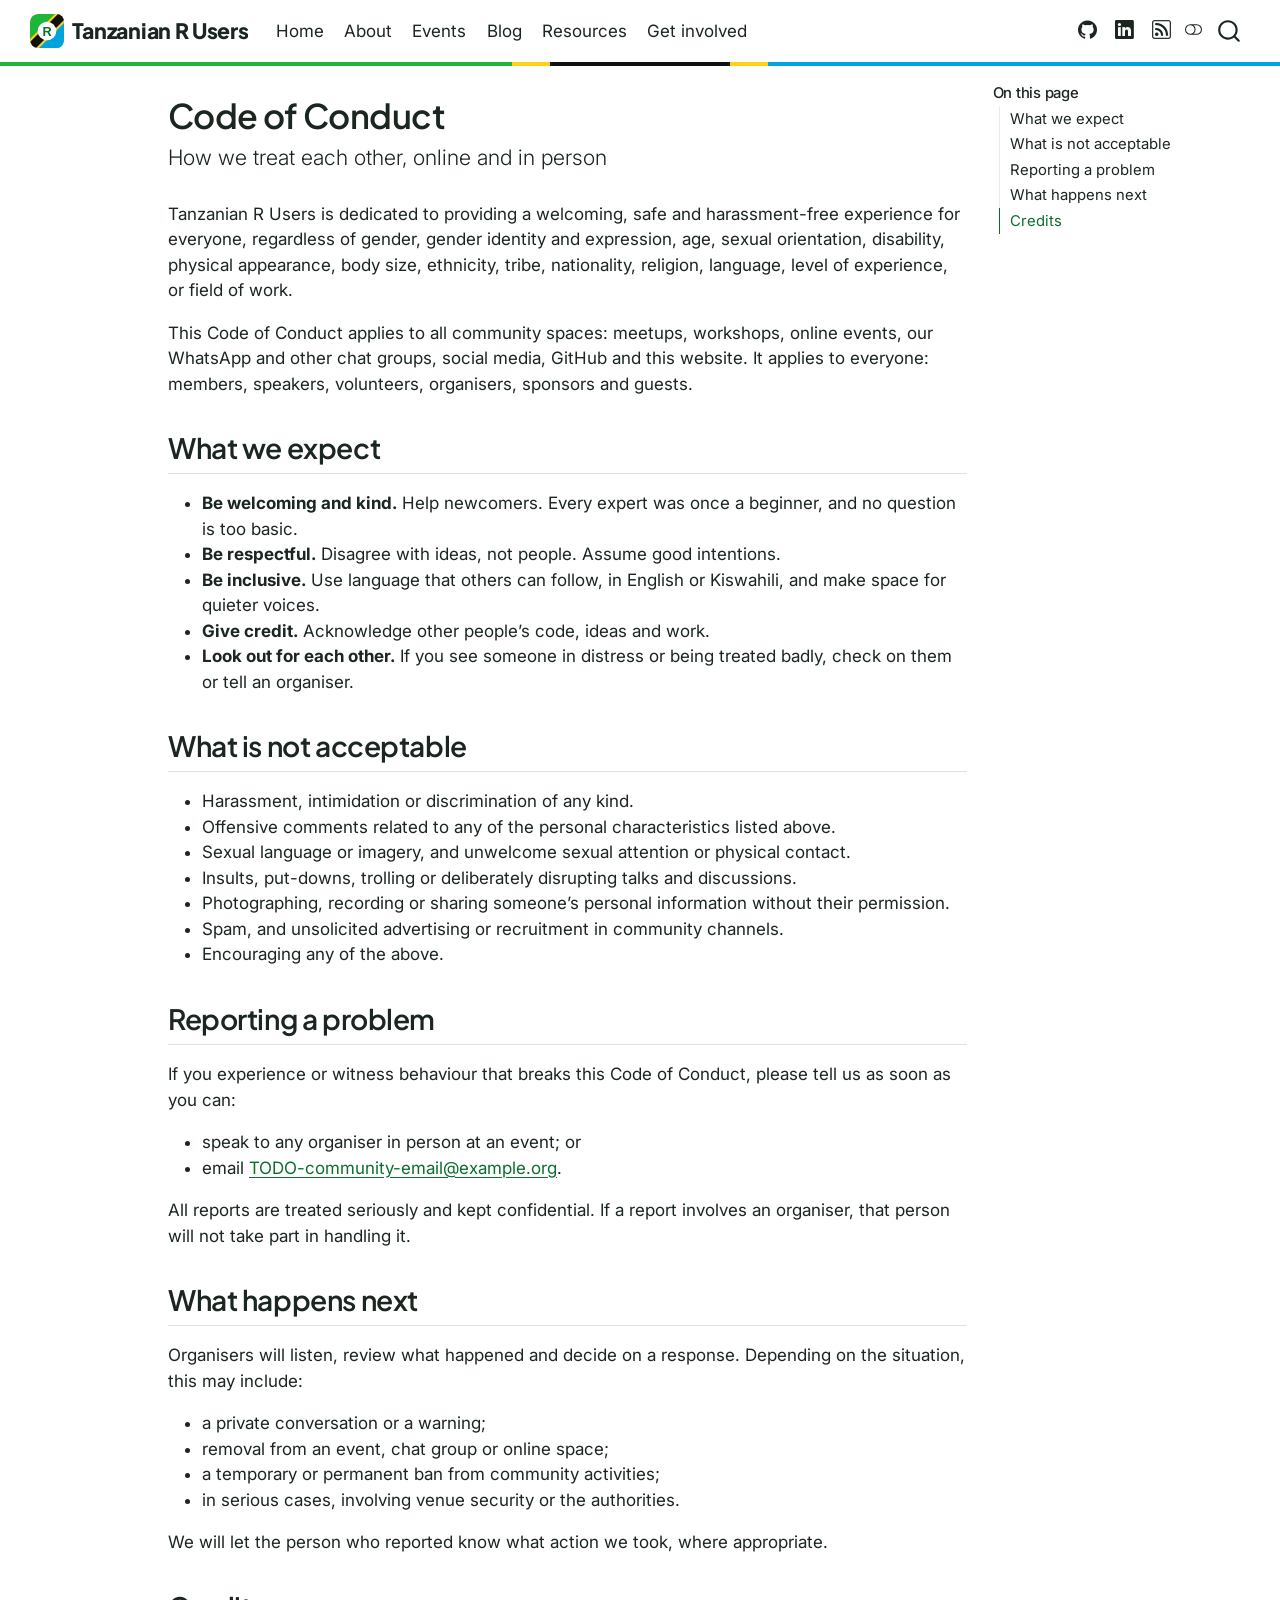
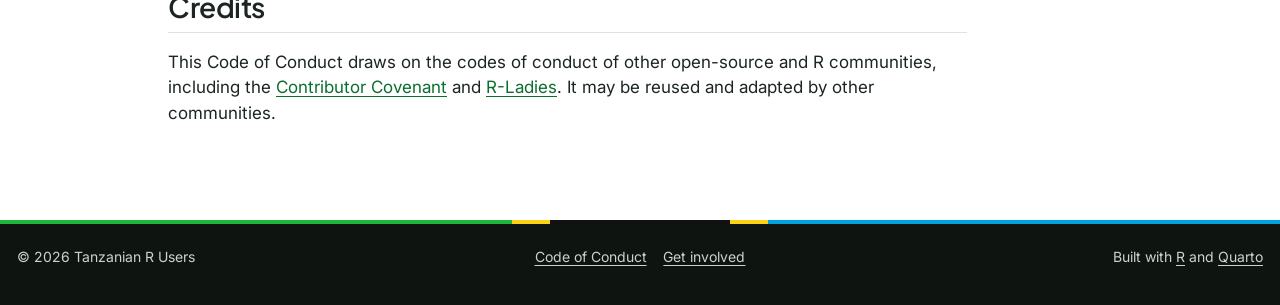
<file: code-of-conduct.html>
<!DOCTYPE html>
<html xmlns="http://www.w3.org/1999/xhtml" lang="en" xml:lang="en"><head>

<meta charset="utf-8">
<meta name="generator" content="quarto-1.11.9">

<meta name="viewport" content="width=device-width, initial-scale=1.0, user-scalable=yes">

<meta name="description" content="The Code of Conduct for all Tanzanian R Users spaces: events, online channels and this website.">

<title>Code of Conduct – Tanzanian R Users</title>
<style>
/* Default styles provided by pandoc.
** See https://pandoc.org/MANUAL.html#variables-for-html for config info.
*/
span.smallcaps{font-variant: small-caps;}
div.columns{display: flex; gap: 1.5em;}
div.column{flex: auto;}
@media screen {
div.columns{gap: min(4vw, 1.5em);}
div.column{overflow-x: auto;}
}
div.hanging-indent{margin-left: 1.5em; text-indent: -1.5em;}
ul.task-list{list-style: none;}
ul.task-list li input[type="checkbox"] {
  width: 0.8em;
  margin: 0 0.8em 0.2em -1em; /* quarto-specific, see https://github.com/quarto-dev/quarto-cli/issues/4556 */ 
  vertical-align: middle;
}
</style>


<script src="site_libs/quarto-nav/quarto-nav.js"></script>
<script src="site_libs/quarto-nav/headroom.min.js"></script>
<script src="site_libs/clipboard/clipboard.min.js"></script>
<script src="site_libs/quarto-search/autocomplete.umd.js"></script>
<script src="site_libs/quarto-search/fuse.min.js"></script>
<script src="site_libs/quarto-search/quarto-search.js"></script>
<meta name="quarto:offset" content="./">
<link href="./images/logo.svg" rel="icon" type="image/svg+xml">
<script src="site_libs/quarto-html/quarto.js" type="module"></script>
<script src="site_libs/quarto-html/tabsets/tabsets.js" type="module"></script>
<script src="site_libs/quarto-html/scrollable-regions/scrollable-regions.js" type="module"></script>
<script src="site_libs/quarto-html/popper.min.js"></script>
<script src="site_libs/quarto-html/tippy.umd.min.js"></script>
<script src="site_libs/quarto-html/anchor.min.js"></script>
<link href="site_libs/quarto-html/tippy.css" rel="stylesheet">
<link href="site_libs/quarto-html/quarto-syntax-highlighting-63b5708e65d6cd79cd7618c58d0c21e7.css" rel="stylesheet" class="quarto-color-scheme" id="quarto-text-highlighting-styles">
<link href="site_libs/quarto-html/quarto-syntax-highlighting-dark-447e42e69aaa9833c0ba1b986f430b20.css" rel="stylesheet" class="quarto-color-scheme quarto-color-alternate" id="quarto-text-highlighting-styles">
<link href="site_libs/quarto-html/quarto-syntax-highlighting-63b5708e65d6cd79cd7618c58d0c21e7.css" rel="stylesheet" class="quarto-color-scheme-extra" id="quarto-text-highlighting-styles">
<script src="site_libs/bootstrap/bootstrap.min.js"></script>
<link href="site_libs/bootstrap/bootstrap-icons.css" rel="stylesheet">
<link href="site_libs/bootstrap/bootstrap-7aa84a82e4efd1d760e66761142b30c8.min.css" rel="stylesheet" append-hash="true" class="quarto-color-scheme" id="quarto-bootstrap" data-mode="light">
<link href="site_libs/bootstrap/bootstrap-dark-2a0a7e0d8bc4642423268c0e5b27d7cf.min.css" rel="stylesheet" append-hash="true" class="quarto-color-scheme quarto-color-alternate" id="quarto-bootstrap" data-mode="dark">
<link href="site_libs/bootstrap/bootstrap-7aa84a82e4efd1d760e66761142b30c8.min.css" rel="stylesheet" append-hash="true" class="quarto-color-scheme-extra" id="quarto-bootstrap" data-mode="light">
<script id="quarto-search-options" type="application/json">{
  "location": "navbar",
  "copy-button": false,
  "collapse-after": 3,
  "panel-placement": "end",
  "type": "overlay",
  "limit": 50,
  "keyboard-shortcut": [
    "f",
    "/",
    "s"
  ],
  "show-item-context": false,
  "language": {
    "search-no-results-text": "No results",
    "search-matching-documents-text": "matching documents",
    "search-copy-link-title": "Copy link to search",
    "search-hide-matches-text": "Hide additional matches",
    "search-more-match-text": "more match in this document",
    "search-more-matches-text": "more matches in this document",
    "search-clear-button-title": "Clear",
    "search-text-placeholder": "",
    "search-detached-cancel-button-title": "Cancel",
    "search-submit-button-title": "Submit",
    "search-label": "Search"
  }
}</script>
<style>html{ scroll-behavior: smooth; }</style>


<meta property="og:title" content="Code of Conduct – Tanzanian R Users">
<meta property="og:description" content="The Code of Conduct for all Tanzanian R Users spaces: events, online channels and this website.">
<meta property="og:image" content="https://r-users-tz.github.io/images/social-card.png">
<meta property="og:site_name" content="Tanzanian R Users">
<meta property="og:image:height" content="630">
<meta property="og:image:width" content="1200">
<meta name="twitter:title" content="Code of Conduct – Tanzanian R Users">
<meta name="twitter:description" content="The Code of Conduct for all Tanzanian R Users spaces: events, online channels and this website.">
<meta name="twitter:image" content="https://r-users-tz.github.io/images/social-card.png">
<meta name="twitter:card" content="summary_large_image">
</head>

<body class="nav-fixed quarto-light"><a id="quarto-skip-link" class="visually-hidden-focusable" href="#quarto-document-content">Skip to main content</a><script id="quarto-html-before-body" type="application/javascript">
    const toggleBodyColorMode = (bsSheetEl) => {
      const mode = bsSheetEl.getAttribute("data-mode");
      const bodyEl = window.document.querySelector("body");
      if (mode === "dark") {
        bodyEl.classList.add("quarto-dark");
        bodyEl.classList.remove("quarto-light");
      } else {
        bodyEl.classList.add("quarto-light");
        bodyEl.classList.remove("quarto-dark");
      }
    }
    const toggleBodyColorPrimary = () => {
      const bsSheetEl = window.document.querySelector("link#quarto-bootstrap:not([rel=disabled-stylesheet])");
      if (bsSheetEl) {
        toggleBodyColorMode(bsSheetEl);
      }
    }
    const setColorSchemeToggle = (alternate) => {
      const toggles = window.document.querySelectorAll('.quarto-color-scheme-toggle');
      for (let i=0; i < toggles.length; i++) {
        const toggle = toggles[i];
        if (toggle) {
          toggle.setAttribute("aria-checked", alternate ? "true" : "false");
          if (alternate) {
            toggle.classList.add("alternate");
          } else {
            toggle.classList.remove("alternate");
          }
        }
      }
    };
    const toggleColorMode = (alternate) => {
      // Switch the stylesheets
      const primaryStylesheets = window.document.querySelectorAll('link.quarto-color-scheme:not(.quarto-color-alternate)');
      const alternateStylesheets = window.document.querySelectorAll('link.quarto-color-scheme.quarto-color-alternate');
      manageTransitions('#quarto-margin-sidebar .nav-link', false);
      if (alternate) {
        // note: dark is layered on light, we don't disable primary!
        enableStylesheet(alternateStylesheets);
        for (const sheetNode of alternateStylesheets) {
          if (sheetNode.id === "quarto-bootstrap") {
            toggleBodyColorMode(sheetNode);
          }
        }
      } else {
        disableStylesheet(alternateStylesheets);
        enableStylesheet(primaryStylesheets)
        toggleBodyColorPrimary();
      }
      manageTransitions('#quarto-margin-sidebar .nav-link', true);
      // Switch the toggles
      setColorSchemeToggle(alternate)
    }
    // Hack to workaround the fact that safari doesn't
    // properly recolor the scrollbar when toggling (#1455).
    // Not run on load: stylesheets are set before first paint there, and
    // scrolling would undo the scroll to a URL fragment (#14973).
    // The one pixel nudge keeps the reader where they were.
    const refreshSafariScrollbar = () => {
      if (navigator.userAgent.indexOf('Safari') > 0 && navigator.userAgent.indexOf('Chrome') == -1) {
        manageTransitions("body", false);
        const scrollY = window.scrollY;
        window.scrollTo(0, scrollY > 0 ? scrollY - 1 : 1);
        setTimeout(() => {
          window.scrollTo(0, scrollY);
          manageTransitions("body", true);
        }, 40);
      }
    }
    const disableStylesheet = (stylesheets) => {
      for (let i=0; i < stylesheets.length; i++) {
        const stylesheet = stylesheets[i];
        stylesheet.rel = 'disabled-stylesheet';
      }
    }
    const enableStylesheet = (stylesheets) => {
      for (let i=0; i < stylesheets.length; i++) {
        const stylesheet = stylesheets[i];
        if(stylesheet.rel !== 'stylesheet') { // for Chrome, which will still FOUC without this check
          stylesheet.rel = 'stylesheet';
        }
      }
    }
    const manageTransitions = (selector, allowTransitions) => {
      const els = window.document.querySelectorAll(selector);
      for (let i=0; i < els.length; i++) {
        const el = els[i];
        if (allowTransitions) {
          el.classList.remove('notransition');
        } else {
          el.classList.add('notransition');
        }
      }
    }
    const isFileUrl = () => {
      return window.location.protocol === 'file:';
    }
    const hasAlternateSentinel = () => {
      let styleSentinel = getColorSchemeSentinel();
      if (styleSentinel !== null) {
        return styleSentinel === "alternate";
      } else {
        return false;
      }
    }
    const setStyleSentinel = (alternate) => {
      const value = alternate ? "alternate" : "default";
      if (!isFileUrl()) {
        window.localStorage.setItem("quarto-color-scheme", value);
      } else {
        localAlternateSentinel = value;
      }
    }
    const getColorSchemeSentinel = () => {
      if (!isFileUrl()) {
        const storageValue = window.localStorage.getItem("quarto-color-scheme");
        return storageValue != null ? storageValue : localAlternateSentinel;
      } else {
        return localAlternateSentinel;
      }
    }
    const toggleGiscusIfUsed = (isAlternate, darkModeDefault) => {
      const baseTheme = document.querySelector('#giscus-base-theme')?.value ?? 'light';
      const alternateTheme = document.querySelector('#giscus-alt-theme')?.value ?? 'dark';
      let newTheme = '';
      if(authorPrefersDark) {
        newTheme = isAlternate ? baseTheme : alternateTheme;
      } else {
        newTheme = isAlternate ? alternateTheme : baseTheme;
      }
      const changeGiscusTheme = () => {
        // From: https://github.com/giscus/giscus/issues/336
        const sendMessage = (message) => {
          const iframe = document.querySelector('iframe.giscus-frame');
          if (!iframe) return;
          iframe.contentWindow.postMessage({ giscus: message }, 'https://giscus.app');
        }
        sendMessage({
          setConfig: {
            theme: newTheme
          }
        });
      }
      const isGiscussLoaded = window.document.querySelector('iframe.giscus-frame') !== null;
      if (isGiscussLoaded) {
        changeGiscusTheme();
      }
    };
    const authorPrefersDark = false;
    const queryPrefersDark = window.matchMedia('(prefers-color-scheme: dark)');
    const darkModeDefault = queryPrefersDark.matches;
      document.querySelector('link#quarto-text-highlighting-styles.quarto-color-scheme-extra').rel = 'disabled-stylesheet';
      document.querySelector('link#quarto-bootstrap.quarto-color-scheme-extra').rel = 'disabled-stylesheet';
    let localAlternateSentinel = darkModeDefault ? 'alternate' : 'default';
    // Dark / light mode switch
    window.quartoToggleColorScheme = () => {
      // Read the current dark / light value
      let toAlternate = !hasAlternateSentinel();
      toggleColorMode(toAlternate);
      refreshSafariScrollbar();
      setStyleSentinel(toAlternate);
      toggleGiscusIfUsed(toAlternate, darkModeDefault);
      window.dispatchEvent(new Event('resize'));
    };
    queryPrefersDark.addEventListener("change", e => {
      if(window.localStorage.getItem("quarto-color-scheme") !== null)
        return;
      const alternate = e.matches
      toggleColorMode(alternate);
      refreshSafariScrollbar();
      localAlternateSentinel = e.matches ? 'alternate' : 'default'; // this is used alongside local storage!
      toggleGiscusIfUsed(alternate, darkModeDefault);
    });
    // Switch to dark mode if need be
    if (hasAlternateSentinel()) {
      toggleColorMode(true);
    } else {
      toggleColorMode(false);
    }
  </script>

<div id="quarto-search-results"></div>
  <header id="quarto-header" class="headroom fixed-top">
    <nav class="navbar navbar-expand-lg " data-bs-theme="dark" aria-label="Site">
      <div class="navbar-container container-fluid">
      <div class="navbar-brand-container mx-auto">
    <a href="./index.html" class="navbar-brand navbar-brand-logo">
    <img src="./images/logo.svg" alt="Tanzanian R Users logo" class="navbar-logo light-content">
    <img src="./images/logo.svg" alt="Tanzanian R Users logo" class="navbar-logo dark-content">
    </a>
    <a class="navbar-brand" href="./index.html">
    <span class="navbar-title">Tanzanian R Users</span>
    </a>
  </div>
          <button class="navbar-toggler" type="button" data-bs-toggle="collapse" data-bs-target="#navbarCollapse" aria-controls="navbarCollapse" aria-expanded="false" aria-label="Toggle navigation" onclick="if (window.quartoToggleHeadroom) { window.quartoToggleHeadroom(); }">
  <span class="navbar-toggler-icon"></span>
</button>
          <div class="collapse navbar-collapse" id="navbarCollapse">
            <ul class="navbar-nav navbar-nav-scroll me-auto">
  <li class="nav-item">
    <a class="nav-link" href="./index.html"> 
<span class="menu-text">Home</span></a>
  </li>  
  <li class="nav-item">
    <a class="nav-link" href="./about.html"> 
<span class="menu-text">About</span></a>
  </li>  
  <li class="nav-item">
    <a class="nav-link" href="./events.html"> 
<span class="menu-text">Events</span></a>
  </li>  
  <li class="nav-item">
    <a class="nav-link" href="./blog.html"> 
<span class="menu-text">Blog</span></a>
  </li>  
  <li class="nav-item">
    <a class="nav-link" href="./resources.html"> 
<span class="menu-text">Resources</span></a>
  </li>  
  <li class="nav-item">
    <a class="nav-link" href="./join.html"> 
<span class="menu-text">Get involved</span></a>
  </li>  
</ul>
            <ul class="navbar-nav navbar-nav-scroll ms-auto">
  <li class="nav-item compact">
    <a class="nav-link" href="https://github.com/r-users-tz"> <i class="bi bi-github" role="img" aria-label="GitHub">
</i> 
<span class="menu-text"></span></a>
  </li>  
  <li class="nav-item compact">
    <a class="nav-link" href="https://www.linkedin.com/company/r-users-community-tanzania"> <i class="bi bi-linkedin" role="img" aria-label="LinkedIn">
</i> 
<span class="menu-text"></span></a>
  </li>  
  <li class="nav-item compact">
    <a class="nav-link" href="./blog.xml"> <i class="bi bi-rss" role="img" aria-label="Blog RSS feed">
</i> 
<span class="menu-text"></span></a>
  </li>  
</ul>
          </div> <!-- /navcollapse -->
            <div class="quarto-navbar-tools">
  <button type="button" role="switch" aria-checked="false" class="quarto-color-scheme-toggle quarto-navigation-tool  px-1" onclick="window.quartoToggleColorScheme(); return false;" title="Toggle dark mode" aria-label="Toggle dark mode"><i class="bi"></i></button>
</div>
            <div id="quarto-search" class="" title="Search"></div>
      </div> <!-- /container-fluid -->
    </nav>
</header>
<!-- content -->
<div id="quarto-content" class="quarto-container page-columns page-rows-contents page-layout-article page-navbar">
<!-- sidebar -->
<!-- margin-sidebar -->
    <div id="quarto-margin-sidebar" class="sidebar margin-sidebar">
        <nav id="TOC" role="doc-toc" aria-labelledby="toc-title" class="toc-active">
    <h2 id="toc-title">On this page</h2>
   
  <ul>
  <li><a href="#what-we-expect" id="toc-what-we-expect" class="nav-link active" data-scroll-target="#what-we-expect">What we expect</a></li>
  <li><a href="#what-is-not-acceptable" id="toc-what-is-not-acceptable" class="nav-link" data-scroll-target="#what-is-not-acceptable">What is not acceptable</a></li>
  <li><a href="#reporting-a-problem" id="toc-reporting-a-problem" class="nav-link" data-scroll-target="#reporting-a-problem">Reporting a problem</a></li>
  <li><a href="#what-happens-next" id="toc-what-happens-next" class="nav-link" data-scroll-target="#what-happens-next">What happens next</a></li>
  <li><a href="#credits" id="toc-credits" class="nav-link" data-scroll-target="#credits">Credits</a></li>
  </ul>
</nav>
    </div>
<!-- main -->
<main class="content" id="quarto-document-content" tabindex="-1">


<header id="title-block-header" class="quarto-title-block default">
<div class="quarto-title">
<h1 class="title">Code of Conduct</h1>
<p class="subtitle lead">How we treat each other, online and in person</p>
</div>

<div>
  <div class="description">
    The Code of Conduct for all Tanzanian R Users spaces: events, online channels and this website.
  </div>
</div>


<div class="quarto-title-meta">

    
  
    
  </div>
  


</header>


<p>Tanzanian R Users is dedicated to providing a welcoming, safe and harassment-free experience for everyone, regardless of gender, gender identity and expression, age, sexual orientation, disability, physical appearance, body size, ethnicity, tribe, nationality, religion, language, level of experience, or field of work.</p>
<p>This Code of Conduct applies to all community spaces: meetups, workshops, online events, our WhatsApp and other chat groups, social media, GitHub and this website. It applies to everyone: members, speakers, volunteers, organisers, sponsors and guests.</p>
<section id="what-we-expect" class="level2">
<h2 class="anchored" data-anchor-id="what-we-expect">What we expect</h2>
<ul>
<li><strong>Be welcoming and kind.</strong> Help newcomers. Every expert was once a beginner, and no question is too basic.</li>
<li><strong>Be respectful.</strong> Disagree with ideas, not people. Assume good intentions.</li>
<li><strong>Be inclusive.</strong> Use language that others can follow, in English or Kiswahili, and make space for quieter voices.</li>
<li><strong>Give credit.</strong> Acknowledge other people’s code, ideas and work.</li>
<li><strong>Look out for each other.</strong> If you see someone in distress or being treated badly, check on them or tell an organiser.</li>
</ul>
</section>
<section id="what-is-not-acceptable" class="level2">
<h2 class="anchored" data-anchor-id="what-is-not-acceptable">What is not acceptable</h2>
<ul>
<li>Harassment, intimidation or discrimination of any kind.</li>
<li>Offensive comments related to any of the personal characteristics listed above.</li>
<li>Sexual language or imagery, and unwelcome sexual attention or physical contact.</li>
<li>Insults, put-downs, trolling or deliberately disrupting talks and discussions.</li>
<li>Photographing, recording or sharing someone’s personal information without their permission.</li>
<li>Spam, and unsolicited advertising or recruitment in community channels.</li>
<li>Encouraging any of the above.</li>
</ul>
</section>
<section id="reporting-a-problem" class="level2">
<h2 class="anchored" data-anchor-id="reporting-a-problem">Reporting a problem</h2>
<p>If you experience or witness behaviour that breaks this Code of Conduct, please tell us as soon as you can:</p>
<ul>
<li>speak to any organiser in person at an event; or</li>
<li>email <a href="mailto:TODO-community-email@example.org">TODO-community-email@example.org</a>.</li>
</ul>
<p>All reports are treated seriously and kept confidential. If a report involves an organiser, that person will not take part in handling it.</p>
</section>
<section id="what-happens-next" class="level2">
<h2 class="anchored" data-anchor-id="what-happens-next">What happens next</h2>
<p>Organisers will listen, review what happened and decide on a response. Depending on the situation, this may include:</p>
<ul>
<li>a private conversation or a warning;</li>
<li>removal from an event, chat group or online space;</li>
<li>a temporary or permanent ban from community activities;</li>
<li>in serious cases, involving venue security or the authorities.</li>
</ul>
<p>We will let the person who reported know what action we took, where appropriate.</p>
</section>
<section id="credits" class="level2">
<h2 class="anchored" data-anchor-id="credits">Credits</h2>
<p>This Code of Conduct draws on the codes of conduct of other open-source and R communities, including the <a href="https://www.contributor-covenant.org/">Contributor Covenant</a> and <a href="https://rladies.org/">R-Ladies</a>. It may be reused and adapted by other communities.</p>


</section>

<a onclick="window.scrollTo(0, 0); return false;" role="button" id="quarto-back-to-top"><i class="bi bi-arrow-up"></i> Back to top</a></main> <!-- /main -->
<script id="quarto-html-after-body" type="application/javascript">
  window.document.addEventListener("DOMContentLoaded", function (event) {
    // Ensure there is a toggle, if there isn't float one in the top right
    if (window.document.querySelector('.quarto-color-scheme-toggle') === null) {
      const toggle = window.document.createElement('button');
      toggle.type = "button";
      toggle.setAttribute("role", "switch");
      toggle.setAttribute("aria-checked", "false");
      toggle.classList.add('top-right');
      toggle.classList.add('quarto-color-scheme-toggle');
      toggle.setAttribute("aria-label", "Toggle dark mode");
      toggle.onclick = function() { try { window.quartoToggleColorScheme(); } catch {} return false; };
      const i = window.document.createElement("i");
      i.classList.add('bi');
      toggle.appendChild(i);
      // Put the toggle in a landmark of its own, so that landmark navigation
      // can reach it.
      //
      // The container is always a fresh direct child of body, and the toggle is
      // never moved into page furniture that the theme or the author controls.
      // The toggle is positioned against the page, so any ancestor that
      // establishes a containing block captures it: a positioned element or a
      // grid for position: absolute, and transform, filter, will-change or
      // contain for position: fixed. A direct child of body has none of these
      // to inherit, and the shift when one appears is silent and visual.
      //
      // ARIA says a document should have at most one banner, and axe reports a
      // duplicate whether or not the banners carry distinct labels. So use a
      // header when the page has no banner yet, and a named region otherwise.
      //
      // A header is a banner wherever it sits, unless it is inside sectioning
      // content, so this cannot just look at the children of body: a custom
      // page layout wraps the title block header in a plain div. An explicit
      // role="banner" always counts.
      const sectioning = 'article, aside, main, nav, section, [role="article"], [role="complementary"], [role="main"], [role="navigation"], [role="region"]';
      const hasBanner = Array.from(
        window.document.querySelectorAll('header:not([role]), [role="banner"]')
      ).some(function(el) {
        return el.hasAttribute("role") || el.closest(sectioning) === null;
      });
      const container = window.document.createElement(hasBanner ? "div" : "header");
      if (hasBanner) {
        container.setAttribute("role", "region");
        container.setAttribute("aria-label", "Toggle dark mode");
      }
      container.classList.add('quarto-color-scheme-toggle-container');
      container.appendChild(toggle);
      window.document.body.appendChild(container);
    }
    setColorSchemeToggle(hasAlternateSentinel())
    const icon = "";
    const anchorJS = new window.AnchorJS();
    anchorJS.options = {
      placement: 'right',
      icon: icon
    };
    anchorJS.add('.anchored');
    const isCodeAnnotation = (el) => {
      for (const clz of el.classList) {
        if (clz.startsWith('code-annotation-')) {                     
          return true;
        }
      }
      return false;
    }
    const onCopySuccess = function(e) {
      // button target
      const button = e.trigger;
      // don't keep focus
      button.blur();
      // flash "checked"
      button.classList.add('code-copy-button-checked');
      var currentTitle = button.getAttribute("title");
      button.setAttribute("title", "Copied!");
      let tooltip;
      if (window.bootstrap) {
        button.setAttribute("data-bs-toggle", "tooltip");
        button.setAttribute("data-bs-placement", "left");
        button.setAttribute("data-bs-title", "Copied!");
        tooltip = new bootstrap.Tooltip(button, 
          { trigger: "manual", 
            customClass: "code-copy-button-tooltip",
            offset: [0, -8]});
        tooltip.show();    
      }
      setTimeout(function() {
        if (tooltip) {
          tooltip.hide();
          button.removeAttribute("data-bs-title");
          button.removeAttribute("data-bs-toggle");
          button.removeAttribute("data-bs-placement");
        }
        button.setAttribute("title", currentTitle);
        button.classList.remove('code-copy-button-checked');
      }, 1000);
      // clear code selection
      e.clearSelection();
    }
    const getTextToCopy = function(trigger) {
      const outerScaffold = trigger.parentElement.cloneNode(true);
      const codeEl = outerScaffold.querySelector('code');
      for (const childEl of codeEl.children) {
        if (isCodeAnnotation(childEl)) {
          childEl.remove();
        }
      }
      return codeEl.innerText;
    }
    const clipboard = new window.ClipboardJS('.code-copy-button:not([data-in-quarto-modal])', {
      text: getTextToCopy
    });
    clipboard.on('success', onCopySuccess);
    if (window.document.getElementById('quarto-embedded-source-code-modal')) {
      const clipboardModal = new window.ClipboardJS('.code-copy-button[data-in-quarto-modal]', {
        text: getTextToCopy,
        container: window.document.getElementById('quarto-embedded-source-code-modal')
      });
      clipboardModal.on('success', onCopySuccess);
    }
      var localhostRegex = new RegExp(/^(?:http|https):\/\/localhost\:?[0-9]*\//);
      var mailtoRegex = new RegExp(/^mailto:/);
        var filterRegex = new RegExp("https:\/\/r-users-tz\.github\.io");
      const newWindowLabel = "(opens in a new tab)";
      const newWindowNoteId = "quarto-ext-newwindow-label";
      // Links reference one hidden label through aria-describedby, so the
      // announcement never changes their accessible name.
      var describeNewWindow = (link) => {
        if (!window.document.getElementById(newWindowNoteId)) {
          var newWindowNote = window.document.createElement("span");
          newWindowNote.id = newWindowNoteId;
          newWindowNote.hidden = true;
          newWindowNote.textContent = newWindowLabel;
          window.document.body.appendChild(newWindowNote);
        }
        var describedBy = (link.getAttribute("aria-describedby") || "").split(/\s+/).filter(Boolean);
        if (!describedBy.includes(newWindowNoteId)) {
          describedBy.push(newWindowNoteId);
          link.setAttribute("aria-describedby", describedBy.join(" "));
        }
      }
      var isInternal = (href) => {
          return filterRegex.test(href) || localhostRegex.test(href) || mailtoRegex.test(href);
      }
      // Inspect non-navigation links and adorn them if external
      window.quartoDecorateExternalLinks = function (root) {
     var links = (root || window.document).querySelectorAll('a[href]:not(.nav-link):not(.navbar-brand):not(.toc-action):not(.sidebar-link):not(.sidebar-item-toggle):not(.pagination-link):not(.no-external):not([aria-hidden]):not(.dropdown-item):not(.quarto-navigation-tool):not(.about-link)');
      for (var i=0; i<links.length; i++) {
        const link = links[i];
        if (!isInternal(link.href)) {
          // undo the damage that might have been done by quarto-nav.js in the case of
          // links that we want to consider external
          if (link.dataset.originalHref !== undefined) {
            link.href = link.dataset.originalHref;
          }
            // target, if specified
            link.setAttribute("target", "_blank");
            if (link.getAttribute("rel") === null) {
              link.setAttribute("rel", "noopener");
            }
            describeNewWindow(link);
          if (!link.classList.contains('no-external-icon')) {
          }
        }
      }
      };
      window.quartoDecorateExternalLinks(window.document);
    // Esc closes the popup (WCAG 1.4.13) and focus leaving both trigger and
    // popup closes it (WCAG 2.4.11); tippy handles neither for interactive popups.
    const hideOnEscAndFocusOut = {
      name: 'hideOnEscAndFocusOut',
      defaultValue: true,
      fn(instance) {
        const dismiss = () => {
          // A show scheduled by the trigger delay would otherwise reopen it
          instance.clearDelayTimeouts();
          instance.hide();
        };
        const onKeyDown = (event) => {
          if (event.key !== 'Escape') {
            return;
          }
          // Keep Esc from also reaching page handlers (e.g. reveal.js overview),
          // except an open reveal.js slide menu, which Esc should close too.
          // The menu handles keys only when its keyboard option is on.
          const menuHandlesEsc = window.Reveal?.getPlugin?.('menu')?.isOpen() &&
            window.Reveal.getConfig().menu?.keyboard !== false;
          if (!menuHandlesEsc) {
            event.stopPropagation();
          }
          if (instance.popper.contains(window.document.activeElement)) {
            // Disabled while refocusing so the focus trigger does not reopen it
            instance.disable();
            instance.reference.focus();
            instance.enable();
          }
          dismiss();
        };
        const onFocusOut = (event) => {
          const target = event.relatedTarget;
          if (target && !instance.reference.contains(target) &&
              !instance.popper.contains(target)) {
            dismiss();
          }
        };
        // On the trigger too: a click trigger (code-annotations: select) has no
        // blur handling. Attached for the instance's lifetime so leaving the
        // trigger also cancels a show still pending on the trigger delay.
        instance.reference.addEventListener('focusout', onFocusOut);
        return {
          onShow() {
            window.document.addEventListener('keydown', onKeyDown, true);
            instance.popper.addEventListener('focusout', onFocusOut);
          },
          onHide() {
            window.document.removeEventListener('keydown', onKeyDown, true);
            instance.popper.removeEventListener('focusout', onFocusOut);
          },
          onDestroy() {
            instance.reference.removeEventListener('focusout', onFocusOut);
          },
        };
      },
    };
    function tippyHover(el, contentFn, onTriggerFn, onUntriggerFn) {
      const config = {
        allowHTML: true,
        maxWidth: 500,
        delay: 100,
        arrow: false,
        appendTo: function(el) {
            return el.parentElement;
        },
        interactive: true,
        interactiveBorder: 10,
        theme: 'quarto',
        placement: 'bottom-start',
        plugins: [hideOnEscAndFocusOut],
      };
      if (contentFn) {
        config.content = contentFn;
      }
      if (onTriggerFn) {
        config.onTrigger = onTriggerFn;
      }
      if (onUntriggerFn) {
        config.onUntrigger = onUntriggerFn;
      }
      window.tippy(el, config); 
    }
    const noterefs = window.document.querySelectorAll('a[role="doc-noteref"]');
    for (var i=0; i<noterefs.length; i++) {
      const ref = noterefs[i];
      tippyHover(ref, function() {
        // use id or data attribute instead here
        let href = ref.getAttribute('data-footnote-href') || ref.getAttribute('href');
        try { href = new URL(href).hash; } catch {}
        const id = href.replace(/^#\/?/, "");
        const note = window.document.getElementById(id);
        if (note) {
          return note.innerHTML;
        } else {
          return "";
        }
      });
    }
    const xrefs = window.document.querySelectorAll('a.quarto-xref');
    const processXRef = (id, note) => {
      // Strip column container classes
      const stripColumnClz = (el) => {
        el.classList.remove("page-full", "page-columns");
        if (el.children) {
          for (const child of el.children) {
            stripColumnClz(child);
          }
        }
      }
      stripColumnClz(note)
      if (id === null || id.startsWith('sec-')) {
        // Special case sections, only their first couple elements
        const container = document.createElement("div");
        if (note.children && note.children.length > 2) {
          container.appendChild(note.children[0].cloneNode(true));
          for (let i = 1; i < note.children.length; i++) {
            const child = note.children[i];
            if (child.tagName === "P" && child.innerText === "") {
              continue;
            } else {
              container.appendChild(child.cloneNode(true));
              break;
            }
          }
          if (window.Quarto?.typesetMath) {
            window.Quarto.typesetMath(container);
          }
          return container.innerHTML
        } else {
          if (window.Quarto?.typesetMath) {
            window.Quarto.typesetMath(note);
          }
          return note.innerHTML;
        }
      } else {
        // Remove any anchor links if they are present
        const anchorLink = note.querySelector('a.anchorjs-link');
        if (anchorLink) {
          anchorLink.remove();
        }
        if (window.Quarto?.typesetMath) {
          window.Quarto.typesetMath(note);
        }
        if (note.classList.contains("callout")) {
          return note.outerHTML;
        } else {
          return note.innerHTML;
        }
      }
    }
    for (var i=0; i<xrefs.length; i++) {
      const xref = xrefs[i];
      tippyHover(xref, undefined, function(instance) {
        instance.disable();
        let url = xref.getAttribute('href');
        let hash = undefined; 
        if (url.startsWith('#')) {
          hash = url;
        } else {
          try { hash = new URL(url).hash; } catch {}
        }
        if (hash) {
          const id = hash.replace(/^#\/?/, "");
          const note = window.document.getElementById(id);
          if (note !== null) {
            try {
              const html = processXRef(id, note.cloneNode(true));
              instance.setContent(html);
            } finally {
              instance.enable();
              instance.show();
            }
          } else {
            // See if we can fetch this
            fetch(url.split('#')[0])
            .then(res => res.text())
            .then(html => {
              const parser = new DOMParser();
              const htmlDoc = parser.parseFromString(html, "text/html");
              const note = htmlDoc.getElementById(id);
              if (note !== null) {
                const html = processXRef(id, note);
                instance.setContent(html);
              } 
            }).finally(() => {
              instance.enable();
              instance.show();
            });
          }
        } else {
          // See if we can fetch a full url (with no hash to target)
          // This is a special case and we should probably do some content thinning / targeting
          fetch(url)
          .then(res => res.text())
          .then(html => {
            const parser = new DOMParser();
            const htmlDoc = parser.parseFromString(html, "text/html");
            const note = htmlDoc.querySelector('main.content');
            if (note !== null) {
              // This should only happen for chapter cross references
              // (since there is no id in the URL)
              // remove the first header
              if (note.children.length > 0 && note.children[0].tagName === "HEADER") {
                note.children[0].remove();
              }
              const html = processXRef(null, note);
              instance.setContent(html);
            } 
          }).finally(() => {
            instance.enable();
            instance.show();
          });
        }
      }, function(instance) {
      });
    }
        let selectedAnnoteEl;
        const selectorForAnnotation = ( cell, annotation) => {
          let cellAttr = 'data-code-cell="' + cell + '"';
          let lineAttr = 'data-code-annotation="' +  annotation + '"';
          const selector = 'span[' + cellAttr + '][' + lineAttr + ']';
          return selector;
        }
        const selectCodeLines = (annoteEl) => {
          const doc = window.document;
          const targetCell = annoteEl.getAttribute("data-target-cell");
          const targetAnnotation = annoteEl.getAttribute("data-target-annotation");
          const annoteSpan = window.document.querySelector(selectorForAnnotation(targetCell, targetAnnotation));
          const lines = annoteSpan.getAttribute("data-code-lines").split(",");
          const lineIds = lines.map((line) => {
            return targetCell + "-" + line;
          })
          // Each band is positioned against its own containing block, which is
          // not the offsetParent of the lines, so place it from client rects.
          const placeBand = (band, firstEl, lastEl, codeBlock) => {
            const container = band.offsetParent;
            if (container === null) {
              return;
            }
            const containerRect = container.getBoundingClientRect();
            // Reveal.js scales slides with a transform, so convert client
            // pixels back to the CSS pixels of the container.
            const scale = containerRect.height / container.offsetHeight || 1;
            const firstRect = firstEl.getBoundingClientRect();
            const lastRect = lastEl.getBoundingClientRect();
            const top = (firstRect.top - containerRect.top) / scale - container.clientTop + container.scrollTop;
            const height = (lastRect.bottom - firstRect.top) / scale;
            band.style.top = top - 2 + "px";
            band.style.height = height + 4 + "px";
            if (codeBlock) {
              // Without the copy button wrapper, the containing block is wider
              // than the code block, so span the code block explicitly.
              const blockRect = codeBlock.getBoundingClientRect();
              band.style.left = (blockRect.left - containerRect.left) / scale - container.clientLeft + container.scrollLeft + "px";
              band.style.width = blockRect.width / scale + "px";
            }
          };
          if (lineIds.length > 0) {
            const el = window.document.getElementById(lineIds[0]);
            const lastEl = window.document.getElementById(lineIds[lineIds.length - 1]);
            const parent = el.parentElement.parentElement;
            // cook up a div (if necessary) and position it
            let div = window.document.getElementById("code-annotation-line-highlight");
            if (div === null) {
              div = window.document.createElement("div");
              div.setAttribute("id", "code-annotation-line-highlight");
              div.style.position = 'absolute';
              parent.appendChild(div);
            }
            placeBand(div, el, lastEl, parent.closest("div.sourceCode") || parent);
            let gutterDiv = window.document.getElementById("code-annotation-line-highlight-gutter");
            if (gutterDiv === null) {
              gutterDiv = window.document.createElement("div");
              gutterDiv.setAttribute("id", "code-annotation-line-highlight-gutter");
              gutterDiv.style.position = 'absolute';
              const codeCell = window.document.getElementById(targetCell);
              const gutter = codeCell.querySelector('.code-annotation-gutter');
              gutter.appendChild(gutterDiv);
            }
            placeBand(gutterDiv, el, lastEl);
            selectedAnnoteEl = annoteEl;
          }
        };
        const unselectCodeLines = () => {
          const elementsIds = ["code-annotation-line-highlight", "code-annotation-line-highlight-gutter"];
          elementsIds.forEach((elId) => {
            const div = window.document.getElementById(elId);
            if (div) {
              div.remove();
            }
          });
          selectedAnnoteEl = undefined;
        };
          // Handle positioning of the toggle
      window.addEventListener(
        "resize",
        throttle(() => {
          elRect = undefined;
          if (selectedAnnoteEl) {
            selectCodeLines(selectedAnnoteEl);
          }
        }, 10)
      );
      function throttle(fn, ms) {
      let throttle = false;
      let timer;
        return (...args) => {
          if(!throttle) { // first call gets through
              fn.apply(this, args);
              throttle = true;
          } else { // all the others get throttled
              if(timer) clearTimeout(timer); // cancel #2
              timer = setTimeout(() => {
                fn.apply(this, args);
                timer = throttle = false;
              }, ms);
          }
        };
      }
        // Attach click handler to the DT
        const annoteDls = window.document.querySelectorAll('dt[data-target-cell]');
        for (const annoteDlNode of annoteDls) {
          annoteDlNode.addEventListener('click', (event) => {
            const clickedEl = event.target;
            if (clickedEl !== selectedAnnoteEl) {
              unselectCodeLines();
              const activeEl = window.document.querySelector('dt[data-target-cell].code-annotation-active');
              if (activeEl) {
                activeEl.classList.remove('code-annotation-active');
              }
              selectCodeLines(clickedEl);
              clickedEl.classList.add('code-annotation-active');
            } else {
              // Unselect the line
              unselectCodeLines();
              clickedEl.classList.remove('code-annotation-active');
            }
          });
        }
    const findCites = (el) => {
      const parentEl = el.parentElement;
      if (parentEl) {
        const cites = parentEl.dataset.cites;
        if (cites) {
          return {
            el,
            cites: cites.split(' ')
          };
        } else {
          return findCites(el.parentElement)
        }
      } else {
        return undefined;
      }
    };
    var bibliorefs = window.document.querySelectorAll('a[role="doc-biblioref"]');
    for (var i=0; i<bibliorefs.length; i++) {
      const ref = bibliorefs[i];
      const citeInfo = findCites(ref);
      if (citeInfo) {
        tippyHover(citeInfo.el, function() {
          var popup = window.document.createElement('div');
          citeInfo.cites.forEach(function(cite) {
            var citeDiv = window.document.createElement('div');
            citeDiv.classList.add('hanging-indent');
            citeDiv.classList.add('csl-entry');
            var biblioDiv = window.document.getElementById('ref-' + cite);
            if (biblioDiv) {
              citeDiv.innerHTML = biblioDiv.innerHTML;
            }
            popup.appendChild(citeDiv);
          });
          return popup.innerHTML;
        });
      }
    }
  });
  </script>
  <script type="application/javascript">
  window.quartoScrollableRegionsLabels = {"code":"Scrollable code","output":"Scrollable output"};
  </script>
</div> <!-- /content -->
<footer class="footer">
  <div class="nav-footer">
    <div class="nav-footer-left">
<p>© 2026 Tanzanian R Users</p>
</div>   
    <div class="nav-footer-center">
      <ul class="footer-items list-unstyled">
    <li class="nav-item">
    <a class="nav-link active" href="./code-of-conduct.html" aria-current="page">
<p>Code of Conduct</p>
</a>
  </li>  
    <li class="nav-item">
    <a class="nav-link" href="./join.html">
<p>Get involved</p>
</a>
  </li>  
</ul>
    </div>
    <div class="nav-footer-right">
<p>Built with <a href="https://www.r-project.org/">R</a> and <a href="https://quarto.org/">Quarto</a></p>
</div>
  </div>
</footer>




<script src="site_libs/quarto-html/zenscroll-min.js"></script>
</body></html>
</file>
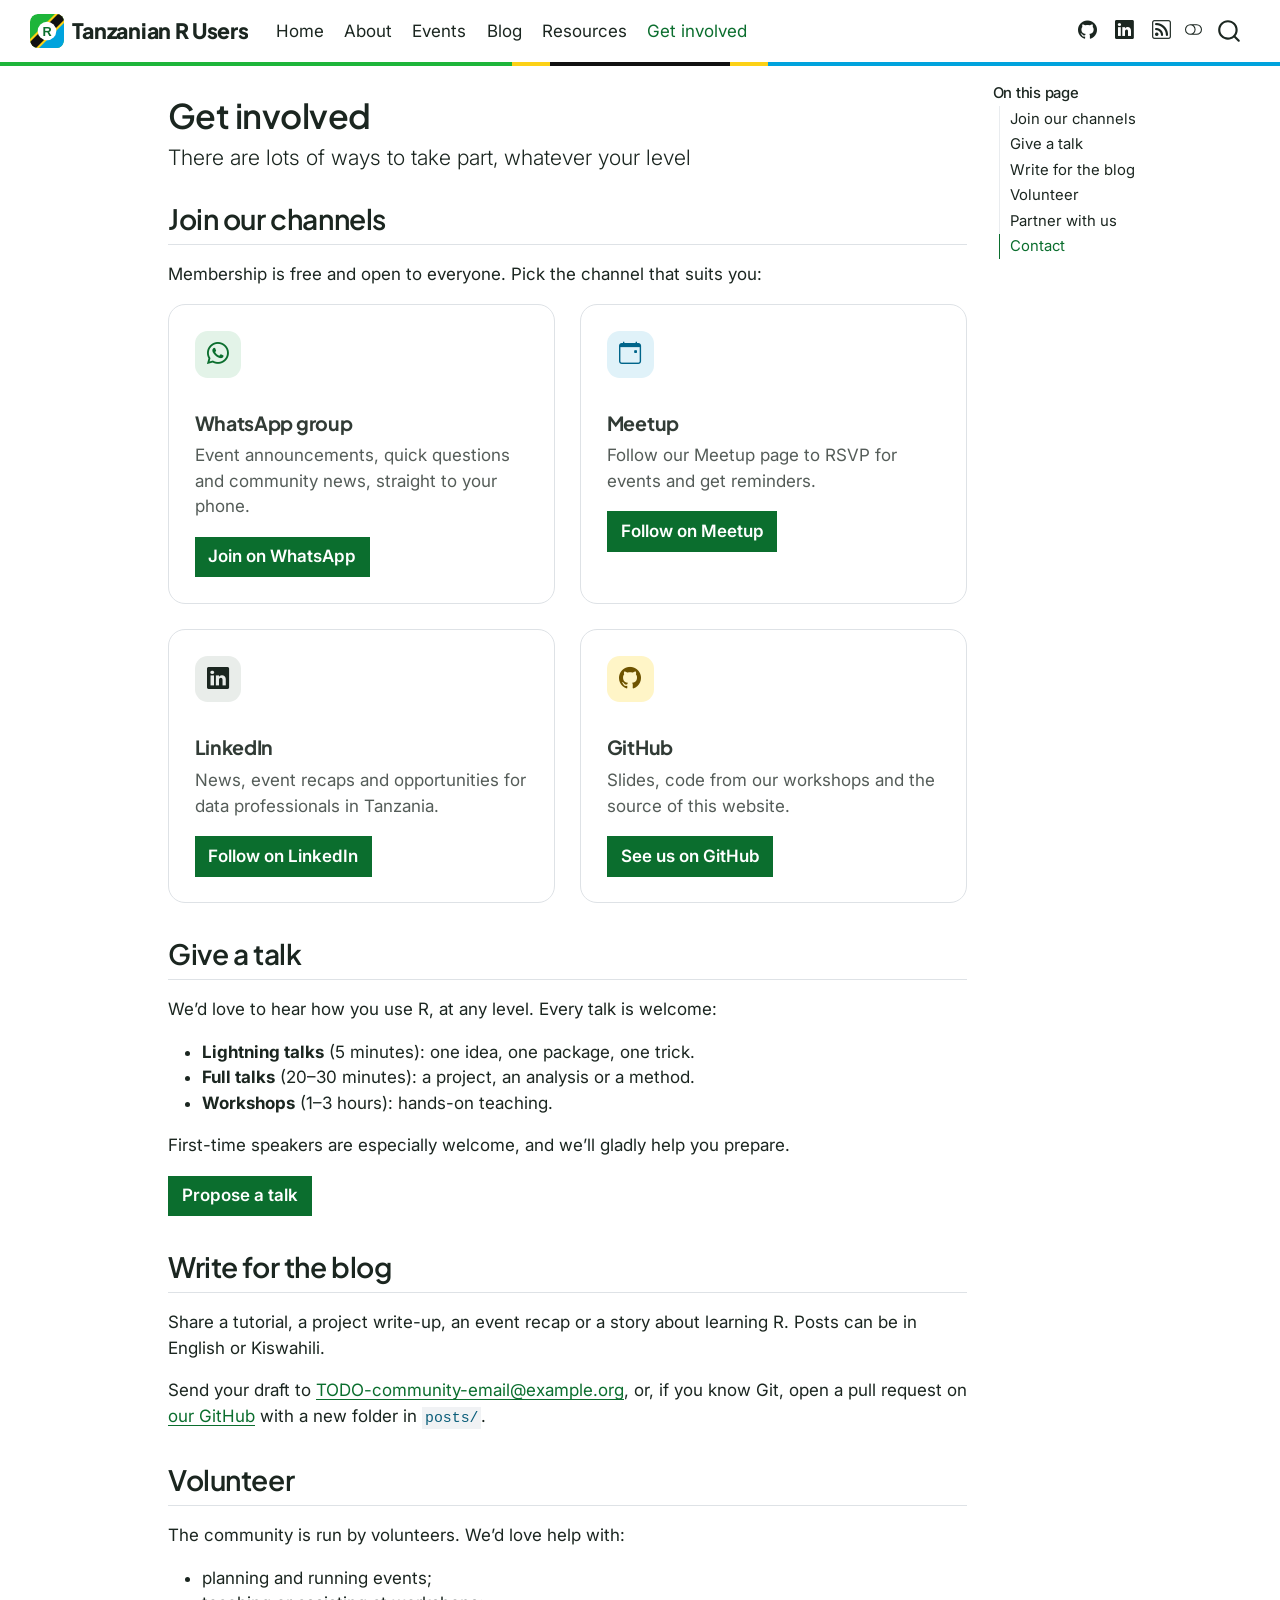
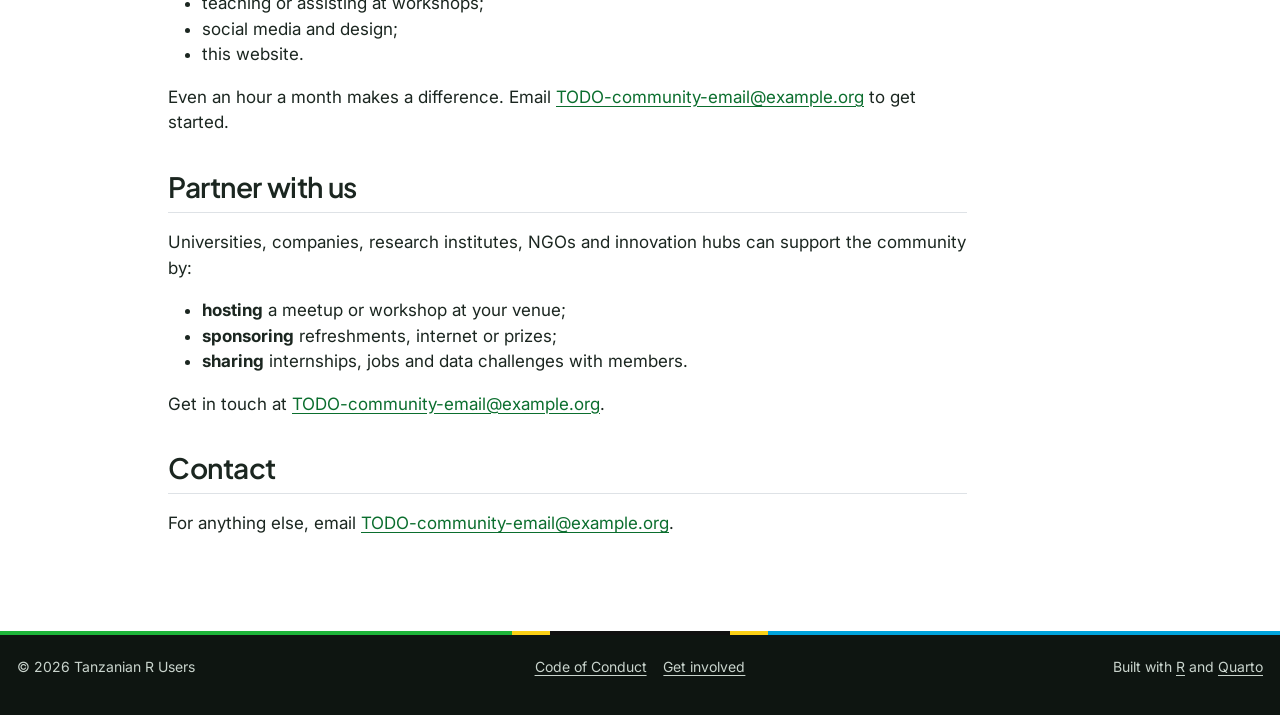
<file: join.html>
<!DOCTYPE html>
<html xmlns="http://www.w3.org/1999/xhtml" lang="en" xml:lang="en"><head>

<meta charset="utf-8">
<meta name="generator" content="quarto-1.11.9">

<meta name="viewport" content="width=device-width, initial-scale=1.0, user-scalable=yes">

<meta name="description" content="Join the Tanzanian R Users community: our channels, giving a talk, writing for the blog, volunteering and partnering with us.">

<title>Get involved – Tanzanian R Users</title>
<style>
/* Default styles provided by pandoc.
** See https://pandoc.org/MANUAL.html#variables-for-html for config info.
*/
span.smallcaps{font-variant: small-caps;}
div.columns{display: flex; gap: 1.5em;}
div.column{flex: auto;}
@media screen {
div.columns{gap: min(4vw, 1.5em);}
div.column{overflow-x: auto;}
}
div.hanging-indent{margin-left: 1.5em; text-indent: -1.5em;}
ul.task-list{list-style: none;}
ul.task-list li input[type="checkbox"] {
  width: 0.8em;
  margin: 0 0.8em 0.2em -1em; /* quarto-specific, see https://github.com/quarto-dev/quarto-cli/issues/4556 */ 
  vertical-align: middle;
}
</style>


<script src="site_libs/quarto-nav/quarto-nav.js"></script>
<script src="site_libs/quarto-nav/headroom.min.js"></script>
<script src="site_libs/clipboard/clipboard.min.js"></script>
<script src="site_libs/quarto-search/autocomplete.umd.js"></script>
<script src="site_libs/quarto-search/fuse.min.js"></script>
<script src="site_libs/quarto-search/quarto-search.js"></script>
<meta name="quarto:offset" content="./">
<link href="./images/logo.svg" rel="icon" type="image/svg+xml">
<script src="site_libs/quarto-html/quarto.js" type="module"></script>
<script src="site_libs/quarto-html/tabsets/tabsets.js" type="module"></script>
<script src="site_libs/quarto-html/scrollable-regions/scrollable-regions.js" type="module"></script>
<script src="site_libs/quarto-html/popper.min.js"></script>
<script src="site_libs/quarto-html/tippy.umd.min.js"></script>
<script src="site_libs/quarto-html/anchor.min.js"></script>
<link href="site_libs/quarto-html/tippy.css" rel="stylesheet">
<link href="site_libs/quarto-html/quarto-syntax-highlighting-63b5708e65d6cd79cd7618c58d0c21e7.css" rel="stylesheet" class="quarto-color-scheme" id="quarto-text-highlighting-styles">
<link href="site_libs/quarto-html/quarto-syntax-highlighting-dark-447e42e69aaa9833c0ba1b986f430b20.css" rel="stylesheet" class="quarto-color-scheme quarto-color-alternate" id="quarto-text-highlighting-styles">
<link href="site_libs/quarto-html/quarto-syntax-highlighting-63b5708e65d6cd79cd7618c58d0c21e7.css" rel="stylesheet" class="quarto-color-scheme-extra" id="quarto-text-highlighting-styles">
<script src="site_libs/bootstrap/bootstrap.min.js"></script>
<link href="site_libs/bootstrap/bootstrap-icons.css" rel="stylesheet">
<link href="site_libs/bootstrap/bootstrap-7aa84a82e4efd1d760e66761142b30c8.min.css" rel="stylesheet" append-hash="true" class="quarto-color-scheme" id="quarto-bootstrap" data-mode="light">
<link href="site_libs/bootstrap/bootstrap-dark-2a0a7e0d8bc4642423268c0e5b27d7cf.min.css" rel="stylesheet" append-hash="true" class="quarto-color-scheme quarto-color-alternate" id="quarto-bootstrap" data-mode="dark">
<link href="site_libs/bootstrap/bootstrap-7aa84a82e4efd1d760e66761142b30c8.min.css" rel="stylesheet" append-hash="true" class="quarto-color-scheme-extra" id="quarto-bootstrap" data-mode="light">
<script id="quarto-search-options" type="application/json">{
  "location": "navbar",
  "copy-button": false,
  "collapse-after": 3,
  "panel-placement": "end",
  "type": "overlay",
  "limit": 50,
  "keyboard-shortcut": [
    "f",
    "/",
    "s"
  ],
  "show-item-context": false,
  "language": {
    "search-no-results-text": "No results",
    "search-matching-documents-text": "matching documents",
    "search-copy-link-title": "Copy link to search",
    "search-hide-matches-text": "Hide additional matches",
    "search-more-match-text": "more match in this document",
    "search-more-matches-text": "more matches in this document",
    "search-clear-button-title": "Clear",
    "search-text-placeholder": "",
    "search-detached-cancel-button-title": "Cancel",
    "search-submit-button-title": "Submit",
    "search-label": "Search"
  }
}</script>
<style>html{ scroll-behavior: smooth; }</style>


<meta property="og:title" content="Get involved – Tanzanian R Users">
<meta property="og:description" content="Join the Tanzanian R Users community: our channels, giving a talk, writing for the blog, volunteering and partnering with us.">
<meta property="og:image" content="https://r-users-tz.github.io/images/social-card.png">
<meta property="og:site_name" content="Tanzanian R Users">
<meta property="og:image:height" content="630">
<meta property="og:image:width" content="1200">
<meta name="twitter:title" content="Get involved – Tanzanian R Users">
<meta name="twitter:description" content="Join the Tanzanian R Users community: our channels, giving a talk, writing for the blog, volunteering and partnering with us.">
<meta name="twitter:image" content="https://r-users-tz.github.io/images/social-card.png">
<meta name="twitter:card" content="summary_large_image">
</head>

<body class="nav-fixed quarto-light"><a id="quarto-skip-link" class="visually-hidden-focusable" href="#quarto-document-content">Skip to main content</a><script id="quarto-html-before-body" type="application/javascript">
    const toggleBodyColorMode = (bsSheetEl) => {
      const mode = bsSheetEl.getAttribute("data-mode");
      const bodyEl = window.document.querySelector("body");
      if (mode === "dark") {
        bodyEl.classList.add("quarto-dark");
        bodyEl.classList.remove("quarto-light");
      } else {
        bodyEl.classList.add("quarto-light");
        bodyEl.classList.remove("quarto-dark");
      }
    }
    const toggleBodyColorPrimary = () => {
      const bsSheetEl = window.document.querySelector("link#quarto-bootstrap:not([rel=disabled-stylesheet])");
      if (bsSheetEl) {
        toggleBodyColorMode(bsSheetEl);
      }
    }
    const setColorSchemeToggle = (alternate) => {
      const toggles = window.document.querySelectorAll('.quarto-color-scheme-toggle');
      for (let i=0; i < toggles.length; i++) {
        const toggle = toggles[i];
        if (toggle) {
          toggle.setAttribute("aria-checked", alternate ? "true" : "false");
          if (alternate) {
            toggle.classList.add("alternate");
          } else {
            toggle.classList.remove("alternate");
          }
        }
      }
    };
    const toggleColorMode = (alternate) => {
      // Switch the stylesheets
      const primaryStylesheets = window.document.querySelectorAll('link.quarto-color-scheme:not(.quarto-color-alternate)');
      const alternateStylesheets = window.document.querySelectorAll('link.quarto-color-scheme.quarto-color-alternate');
      manageTransitions('#quarto-margin-sidebar .nav-link', false);
      if (alternate) {
        // note: dark is layered on light, we don't disable primary!
        enableStylesheet(alternateStylesheets);
        for (const sheetNode of alternateStylesheets) {
          if (sheetNode.id === "quarto-bootstrap") {
            toggleBodyColorMode(sheetNode);
          }
        }
      } else {
        disableStylesheet(alternateStylesheets);
        enableStylesheet(primaryStylesheets)
        toggleBodyColorPrimary();
      }
      manageTransitions('#quarto-margin-sidebar .nav-link', true);
      // Switch the toggles
      setColorSchemeToggle(alternate)
    }
    // Hack to workaround the fact that safari doesn't
    // properly recolor the scrollbar when toggling (#1455).
    // Not run on load: stylesheets are set before first paint there, and
    // scrolling would undo the scroll to a URL fragment (#14973).
    // The one pixel nudge keeps the reader where they were.
    const refreshSafariScrollbar = () => {
      if (navigator.userAgent.indexOf('Safari') > 0 && navigator.userAgent.indexOf('Chrome') == -1) {
        manageTransitions("body", false);
        const scrollY = window.scrollY;
        window.scrollTo(0, scrollY > 0 ? scrollY - 1 : 1);
        setTimeout(() => {
          window.scrollTo(0, scrollY);
          manageTransitions("body", true);
        }, 40);
      }
    }
    const disableStylesheet = (stylesheets) => {
      for (let i=0; i < stylesheets.length; i++) {
        const stylesheet = stylesheets[i];
        stylesheet.rel = 'disabled-stylesheet';
      }
    }
    const enableStylesheet = (stylesheets) => {
      for (let i=0; i < stylesheets.length; i++) {
        const stylesheet = stylesheets[i];
        if(stylesheet.rel !== 'stylesheet') { // for Chrome, which will still FOUC without this check
          stylesheet.rel = 'stylesheet';
        }
      }
    }
    const manageTransitions = (selector, allowTransitions) => {
      const els = window.document.querySelectorAll(selector);
      for (let i=0; i < els.length; i++) {
        const el = els[i];
        if (allowTransitions) {
          el.classList.remove('notransition');
        } else {
          el.classList.add('notransition');
        }
      }
    }
    const isFileUrl = () => {
      return window.location.protocol === 'file:';
    }
    const hasAlternateSentinel = () => {
      let styleSentinel = getColorSchemeSentinel();
      if (styleSentinel !== null) {
        return styleSentinel === "alternate";
      } else {
        return false;
      }
    }
    const setStyleSentinel = (alternate) => {
      const value = alternate ? "alternate" : "default";
      if (!isFileUrl()) {
        window.localStorage.setItem("quarto-color-scheme", value);
      } else {
        localAlternateSentinel = value;
      }
    }
    const getColorSchemeSentinel = () => {
      if (!isFileUrl()) {
        const storageValue = window.localStorage.getItem("quarto-color-scheme");
        return storageValue != null ? storageValue : localAlternateSentinel;
      } else {
        return localAlternateSentinel;
      }
    }
    const toggleGiscusIfUsed = (isAlternate, darkModeDefault) => {
      const baseTheme = document.querySelector('#giscus-base-theme')?.value ?? 'light';
      const alternateTheme = document.querySelector('#giscus-alt-theme')?.value ?? 'dark';
      let newTheme = '';
      if(authorPrefersDark) {
        newTheme = isAlternate ? baseTheme : alternateTheme;
      } else {
        newTheme = isAlternate ? alternateTheme : baseTheme;
      }
      const changeGiscusTheme = () => {
        // From: https://github.com/giscus/giscus/issues/336
        const sendMessage = (message) => {
          const iframe = document.querySelector('iframe.giscus-frame');
          if (!iframe) return;
          iframe.contentWindow.postMessage({ giscus: message }, 'https://giscus.app');
        }
        sendMessage({
          setConfig: {
            theme: newTheme
          }
        });
      }
      const isGiscussLoaded = window.document.querySelector('iframe.giscus-frame') !== null;
      if (isGiscussLoaded) {
        changeGiscusTheme();
      }
    };
    const authorPrefersDark = false;
    const queryPrefersDark = window.matchMedia('(prefers-color-scheme: dark)');
    const darkModeDefault = queryPrefersDark.matches;
      document.querySelector('link#quarto-text-highlighting-styles.quarto-color-scheme-extra').rel = 'disabled-stylesheet';
      document.querySelector('link#quarto-bootstrap.quarto-color-scheme-extra').rel = 'disabled-stylesheet';
    let localAlternateSentinel = darkModeDefault ? 'alternate' : 'default';
    // Dark / light mode switch
    window.quartoToggleColorScheme = () => {
      // Read the current dark / light value
      let toAlternate = !hasAlternateSentinel();
      toggleColorMode(toAlternate);
      refreshSafariScrollbar();
      setStyleSentinel(toAlternate);
      toggleGiscusIfUsed(toAlternate, darkModeDefault);
      window.dispatchEvent(new Event('resize'));
    };
    queryPrefersDark.addEventListener("change", e => {
      if(window.localStorage.getItem("quarto-color-scheme") !== null)
        return;
      const alternate = e.matches
      toggleColorMode(alternate);
      refreshSafariScrollbar();
      localAlternateSentinel = e.matches ? 'alternate' : 'default'; // this is used alongside local storage!
      toggleGiscusIfUsed(alternate, darkModeDefault);
    });
    // Switch to dark mode if need be
    if (hasAlternateSentinel()) {
      toggleColorMode(true);
    } else {
      toggleColorMode(false);
    }
  </script>

<div id="quarto-search-results"></div>
  <header id="quarto-header" class="headroom fixed-top">
    <nav class="navbar navbar-expand-lg " data-bs-theme="dark" aria-label="Site">
      <div class="navbar-container container-fluid">
      <div class="navbar-brand-container mx-auto">
    <a href="./index.html" class="navbar-brand navbar-brand-logo">
    <img src="./images/logo.svg" alt="Tanzanian R Users logo" class="navbar-logo light-content">
    <img src="./images/logo.svg" alt="Tanzanian R Users logo" class="navbar-logo dark-content">
    </a>
    <a class="navbar-brand" href="./index.html">
    <span class="navbar-title">Tanzanian R Users</span>
    </a>
  </div>
          <button class="navbar-toggler" type="button" data-bs-toggle="collapse" data-bs-target="#navbarCollapse" aria-controls="navbarCollapse" aria-expanded="false" aria-label="Toggle navigation" onclick="if (window.quartoToggleHeadroom) { window.quartoToggleHeadroom(); }">
  <span class="navbar-toggler-icon"></span>
</button>
          <div class="collapse navbar-collapse" id="navbarCollapse">
            <ul class="navbar-nav navbar-nav-scroll me-auto">
  <li class="nav-item">
    <a class="nav-link" href="./index.html"> 
<span class="menu-text">Home</span></a>
  </li>  
  <li class="nav-item">
    <a class="nav-link" href="./about.html"> 
<span class="menu-text">About</span></a>
  </li>  
  <li class="nav-item">
    <a class="nav-link" href="./events.html"> 
<span class="menu-text">Events</span></a>
  </li>  
  <li class="nav-item">
    <a class="nav-link" href="./blog.html"> 
<span class="menu-text">Blog</span></a>
  </li>  
  <li class="nav-item">
    <a class="nav-link" href="./resources.html"> 
<span class="menu-text">Resources</span></a>
  </li>  
  <li class="nav-item">
    <a class="nav-link active" href="./join.html" aria-current="page"> 
<span class="menu-text">Get involved</span></a>
  </li>  
</ul>
            <ul class="navbar-nav navbar-nav-scroll ms-auto">
  <li class="nav-item compact">
    <a class="nav-link" href="https://github.com/r-users-tz"> <i class="bi bi-github" role="img" aria-label="GitHub">
</i> 
<span class="menu-text"></span></a>
  </li>  
  <li class="nav-item compact">
    <a class="nav-link" href="https://www.linkedin.com/company/r-users-community-tanzania"> <i class="bi bi-linkedin" role="img" aria-label="LinkedIn">
</i> 
<span class="menu-text"></span></a>
  </li>  
  <li class="nav-item compact">
    <a class="nav-link" href="./blog.xml"> <i class="bi bi-rss" role="img" aria-label="Blog RSS feed">
</i> 
<span class="menu-text"></span></a>
  </li>  
</ul>
          </div> <!-- /navcollapse -->
            <div class="quarto-navbar-tools">
  <button type="button" role="switch" aria-checked="false" class="quarto-color-scheme-toggle quarto-navigation-tool  px-1" onclick="window.quartoToggleColorScheme(); return false;" title="Toggle dark mode" aria-label="Toggle dark mode"><i class="bi"></i></button>
</div>
            <div id="quarto-search" class="" title="Search"></div>
      </div> <!-- /container-fluid -->
    </nav>
</header>
<!-- content -->
<div id="quarto-content" class="quarto-container page-columns page-rows-contents page-layout-article page-navbar">
<!-- sidebar -->
<!-- margin-sidebar -->
    <div id="quarto-margin-sidebar" class="sidebar margin-sidebar">
        <nav id="TOC" role="doc-toc" aria-labelledby="toc-title" class="toc-active">
    <h2 id="toc-title">On this page</h2>
   
  <ul>
  <li><a href="#join-our-channels" id="toc-join-our-channels" class="nav-link active" data-scroll-target="#join-our-channels">Join our channels</a></li>
  <li><a href="#speak" id="toc-speak" class="nav-link" data-scroll-target="#speak">Give a talk</a></li>
  <li><a href="#write" id="toc-write" class="nav-link" data-scroll-target="#write">Write for the blog</a></li>
  <li><a href="#volunteer" id="toc-volunteer" class="nav-link" data-scroll-target="#volunteer">Volunteer</a></li>
  <li><a href="#partner" id="toc-partner" class="nav-link" data-scroll-target="#partner">Partner with us</a></li>
  <li><a href="#contact" id="toc-contact" class="nav-link" data-scroll-target="#contact">Contact</a></li>
  </ul>
</nav>
    </div>
<!-- main -->
<main class="content" id="quarto-document-content" tabindex="-1">


<header id="title-block-header" class="quarto-title-block default">
<div class="quarto-title">
<h1 class="title">Get involved</h1>
<p class="subtitle lead">There are lots of ways to take part, whatever your level</p>
</div>

<div>
  <div class="description">
    Join the Tanzanian R Users community: our channels, giving a talk, writing for the blog, volunteering and partnering with us.
  </div>
</div>


<div class="quarto-title-meta">

    
  
    
  </div>
  


</header>


<section id="join-our-channels" class="level2">
<h2 class="anchored" data-anchor-id="join-our-channels">Join our channels</h2>
<p>Membership is free and open to everyone. Pick the channel that suits you:</p>
<!-- TODO: set the real links in _variables.yml. Remove any card for a channel you don't use. -->
<div class="grid">
<div class="g-col-12 g-col-md-6">
<div class="channel-card">
<p><span class="feature-icon green" aria-hidden="true"><i class="bi bi-whatsapp"></i></span></p>
<section id="whatsapp-group" class="level3 unnumbered unlisted">
<h3 class="unnumbered unlisted anchored" data-anchor-id="whatsapp-group">WhatsApp group</h3>
<p>Event announcements, quick questions and community news, straight to your phone.</p>
<p><a href="https://chat.whatsapp.com/TODO" class="btn btn-primary">Join on WhatsApp</a></p>
</section>
</div>
</div>
<div class="g-col-12 g-col-md-6">
<div class="channel-card">
<p><span class="feature-icon blue" aria-hidden="true"><i class="bi bi-calendar-event"></i></span></p>
<section id="meetup" class="level3 unnumbered unlisted">
<h3 class="unnumbered unlisted anchored" data-anchor-id="meetup">Meetup</h3>
<p>Follow our Meetup page to RSVP for events and get reminders.</p>
<p><a href="https://www.meetup.com/TODO" class="btn btn-primary">Follow on Meetup</a></p>
</section>
</div>
</div>
<div class="g-col-12 g-col-md-6">
<div class="channel-card">
<p><span class="feature-icon dark" aria-hidden="true"><i class="bi bi-linkedin"></i></span></p>
<section id="linkedin" class="level3 unnumbered unlisted">
<h3 class="unnumbered unlisted anchored" data-anchor-id="linkedin">LinkedIn</h3>
<p>News, event recaps and opportunities for data professionals in Tanzania.</p>
<p><a href="https://www.linkedin.com/company/r-users-community-tanzania" class="btn btn-primary">Follow on LinkedIn</a></p>
</section>
</div>
</div>
<div class="g-col-12 g-col-md-6">
<div class="channel-card">
<p><span class="feature-icon yellow" aria-hidden="true"><i class="bi bi-github"></i></span></p>
<section id="github" class="level3 unnumbered unlisted">
<h3 class="unnumbered unlisted anchored" data-anchor-id="github">GitHub</h3>
<p>Slides, code from our workshops and the source of this website.</p>
<p><a href="https://github.com/r-users-tz" class="btn btn-primary">See us on GitHub</a></p>
</section>
</div>
</div>
</div>
</section>
<section id="speak" class="level2">
<h2 class="anchored" data-anchor-id="speak">Give a talk</h2>
<p>We’d love to hear how you use R, at any level. Every talk is welcome:</p>
<ul>
<li><strong>Lightning talks</strong> (5 minutes): one idea, one package, one trick.</li>
<li><strong>Full talks</strong> (20–30 minutes): a project, an analysis or a method.</li>
<li><strong>Workshops</strong> (1–3 hours): hands-on teaching.</li>
</ul>
<p>First-time speakers are especially welcome, and we’ll gladly help you prepare.</p>
<p><a href="https://forms.gle/TODO" class="btn btn-primary">Propose a talk</a></p>
</section>
<section id="write" class="level2">
<h2 class="anchored" data-anchor-id="write">Write for the blog</h2>
<p>Share a tutorial, a project write-up, an event recap or a story about learning R. Posts can be in English or Kiswahili.</p>
<p>Send your draft to <a href="mailto:TODO-community-email@example.org">TODO-community-email@example.org</a>, or, if you know Git, open a pull request on <a href="https://github.com/r-users-tz">our GitHub</a> with a new folder in <code>posts/</code>.</p>
</section>
<section id="volunteer" class="level2">
<h2 class="anchored" data-anchor-id="volunteer">Volunteer</h2>
<p>The community is run by volunteers. We’d love help with:</p>
<ul>
<li>planning and running events;</li>
<li>teaching or assisting at workshops;</li>
<li>social media and design;</li>
<li>this website.</li>
</ul>
<p>Even an hour a month makes a difference. Email <a href="mailto:TODO-community-email@example.org">TODO-community-email@example.org</a> to get started.</p>
</section>
<section id="partner" class="level2">
<h2 class="anchored" data-anchor-id="partner">Partner with us</h2>
<p>Universities, companies, research institutes, NGOs and innovation hubs can support the community by:</p>
<ul>
<li><strong>hosting</strong> a meetup or workshop at your venue;</li>
<li><strong>sponsoring</strong> refreshments, internet or prizes;</li>
<li><strong>sharing</strong> internships, jobs and data challenges with members.</li>
</ul>
<p>Get in touch at <a href="mailto:TODO-community-email@example.org">TODO-community-email@example.org</a>.</p>
</section>
<section id="contact" class="level2">
<h2 class="anchored" data-anchor-id="contact">Contact</h2>
<p>For anything else, email <a href="mailto:TODO-community-email@example.org">TODO-community-email@example.org</a>.</p>


</section>

<a onclick="window.scrollTo(0, 0); return false;" role="button" id="quarto-back-to-top"><i class="bi bi-arrow-up"></i> Back to top</a></main> <!-- /main -->
<script id="quarto-html-after-body" type="application/javascript">
  window.document.addEventListener("DOMContentLoaded", function (event) {
    // Ensure there is a toggle, if there isn't float one in the top right
    if (window.document.querySelector('.quarto-color-scheme-toggle') === null) {
      const toggle = window.document.createElement('button');
      toggle.type = "button";
      toggle.setAttribute("role", "switch");
      toggle.setAttribute("aria-checked", "false");
      toggle.classList.add('top-right');
      toggle.classList.add('quarto-color-scheme-toggle');
      toggle.setAttribute("aria-label", "Toggle dark mode");
      toggle.onclick = function() { try { window.quartoToggleColorScheme(); } catch {} return false; };
      const i = window.document.createElement("i");
      i.classList.add('bi');
      toggle.appendChild(i);
      // Put the toggle in a landmark of its own, so that landmark navigation
      // can reach it.
      //
      // The container is always a fresh direct child of body, and the toggle is
      // never moved into page furniture that the theme or the author controls.
      // The toggle is positioned against the page, so any ancestor that
      // establishes a containing block captures it: a positioned element or a
      // grid for position: absolute, and transform, filter, will-change or
      // contain for position: fixed. A direct child of body has none of these
      // to inherit, and the shift when one appears is silent and visual.
      //
      // ARIA says a document should have at most one banner, and axe reports a
      // duplicate whether or not the banners carry distinct labels. So use a
      // header when the page has no banner yet, and a named region otherwise.
      //
      // A header is a banner wherever it sits, unless it is inside sectioning
      // content, so this cannot just look at the children of body: a custom
      // page layout wraps the title block header in a plain div. An explicit
      // role="banner" always counts.
      const sectioning = 'article, aside, main, nav, section, [role="article"], [role="complementary"], [role="main"], [role="navigation"], [role="region"]';
      const hasBanner = Array.from(
        window.document.querySelectorAll('header:not([role]), [role="banner"]')
      ).some(function(el) {
        return el.hasAttribute("role") || el.closest(sectioning) === null;
      });
      const container = window.document.createElement(hasBanner ? "div" : "header");
      if (hasBanner) {
        container.setAttribute("role", "region");
        container.setAttribute("aria-label", "Toggle dark mode");
      }
      container.classList.add('quarto-color-scheme-toggle-container');
      container.appendChild(toggle);
      window.document.body.appendChild(container);
    }
    setColorSchemeToggle(hasAlternateSentinel())
    const icon = "";
    const anchorJS = new window.AnchorJS();
    anchorJS.options = {
      placement: 'right',
      icon: icon
    };
    anchorJS.add('.anchored');
    const isCodeAnnotation = (el) => {
      for (const clz of el.classList) {
        if (clz.startsWith('code-annotation-')) {                     
          return true;
        }
      }
      return false;
    }
    const onCopySuccess = function(e) {
      // button target
      const button = e.trigger;
      // don't keep focus
      button.blur();
      // flash "checked"
      button.classList.add('code-copy-button-checked');
      var currentTitle = button.getAttribute("title");
      button.setAttribute("title", "Copied!");
      let tooltip;
      if (window.bootstrap) {
        button.setAttribute("data-bs-toggle", "tooltip");
        button.setAttribute("data-bs-placement", "left");
        button.setAttribute("data-bs-title", "Copied!");
        tooltip = new bootstrap.Tooltip(button, 
          { trigger: "manual", 
            customClass: "code-copy-button-tooltip",
            offset: [0, -8]});
        tooltip.show();    
      }
      setTimeout(function() {
        if (tooltip) {
          tooltip.hide();
          button.removeAttribute("data-bs-title");
          button.removeAttribute("data-bs-toggle");
          button.removeAttribute("data-bs-placement");
        }
        button.setAttribute("title", currentTitle);
        button.classList.remove('code-copy-button-checked');
      }, 1000);
      // clear code selection
      e.clearSelection();
    }
    const getTextToCopy = function(trigger) {
      const outerScaffold = trigger.parentElement.cloneNode(true);
      const codeEl = outerScaffold.querySelector('code');
      for (const childEl of codeEl.children) {
        if (isCodeAnnotation(childEl)) {
          childEl.remove();
        }
      }
      return codeEl.innerText;
    }
    const clipboard = new window.ClipboardJS('.code-copy-button:not([data-in-quarto-modal])', {
      text: getTextToCopy
    });
    clipboard.on('success', onCopySuccess);
    if (window.document.getElementById('quarto-embedded-source-code-modal')) {
      const clipboardModal = new window.ClipboardJS('.code-copy-button[data-in-quarto-modal]', {
        text: getTextToCopy,
        container: window.document.getElementById('quarto-embedded-source-code-modal')
      });
      clipboardModal.on('success', onCopySuccess);
    }
      var localhostRegex = new RegExp(/^(?:http|https):\/\/localhost\:?[0-9]*\//);
      var mailtoRegex = new RegExp(/^mailto:/);
        var filterRegex = new RegExp("https:\/\/r-users-tz\.github\.io");
      const newWindowLabel = "(opens in a new tab)";
      const newWindowNoteId = "quarto-ext-newwindow-label";
      // Links reference one hidden label through aria-describedby, so the
      // announcement never changes their accessible name.
      var describeNewWindow = (link) => {
        if (!window.document.getElementById(newWindowNoteId)) {
          var newWindowNote = window.document.createElement("span");
          newWindowNote.id = newWindowNoteId;
          newWindowNote.hidden = true;
          newWindowNote.textContent = newWindowLabel;
          window.document.body.appendChild(newWindowNote);
        }
        var describedBy = (link.getAttribute("aria-describedby") || "").split(/\s+/).filter(Boolean);
        if (!describedBy.includes(newWindowNoteId)) {
          describedBy.push(newWindowNoteId);
          link.setAttribute("aria-describedby", describedBy.join(" "));
        }
      }
      var isInternal = (href) => {
          return filterRegex.test(href) || localhostRegex.test(href) || mailtoRegex.test(href);
      }
      // Inspect non-navigation links and adorn them if external
      window.quartoDecorateExternalLinks = function (root) {
     var links = (root || window.document).querySelectorAll('a[href]:not(.nav-link):not(.navbar-brand):not(.toc-action):not(.sidebar-link):not(.sidebar-item-toggle):not(.pagination-link):not(.no-external):not([aria-hidden]):not(.dropdown-item):not(.quarto-navigation-tool):not(.about-link)');
      for (var i=0; i<links.length; i++) {
        const link = links[i];
        if (!isInternal(link.href)) {
          // undo the damage that might have been done by quarto-nav.js in the case of
          // links that we want to consider external
          if (link.dataset.originalHref !== undefined) {
            link.href = link.dataset.originalHref;
          }
            // target, if specified
            link.setAttribute("target", "_blank");
            if (link.getAttribute("rel") === null) {
              link.setAttribute("rel", "noopener");
            }
            describeNewWindow(link);
          if (!link.classList.contains('no-external-icon')) {
          }
        }
      }
      };
      window.quartoDecorateExternalLinks(window.document);
    // Esc closes the popup (WCAG 1.4.13) and focus leaving both trigger and
    // popup closes it (WCAG 2.4.11); tippy handles neither for interactive popups.
    const hideOnEscAndFocusOut = {
      name: 'hideOnEscAndFocusOut',
      defaultValue: true,
      fn(instance) {
        const dismiss = () => {
          // A show scheduled by the trigger delay would otherwise reopen it
          instance.clearDelayTimeouts();
          instance.hide();
        };
        const onKeyDown = (event) => {
          if (event.key !== 'Escape') {
            return;
          }
          // Keep Esc from also reaching page handlers (e.g. reveal.js overview),
          // except an open reveal.js slide menu, which Esc should close too.
          // The menu handles keys only when its keyboard option is on.
          const menuHandlesEsc = window.Reveal?.getPlugin?.('menu')?.isOpen() &&
            window.Reveal.getConfig().menu?.keyboard !== false;
          if (!menuHandlesEsc) {
            event.stopPropagation();
          }
          if (instance.popper.contains(window.document.activeElement)) {
            // Disabled while refocusing so the focus trigger does not reopen it
            instance.disable();
            instance.reference.focus();
            instance.enable();
          }
          dismiss();
        };
        const onFocusOut = (event) => {
          const target = event.relatedTarget;
          if (target && !instance.reference.contains(target) &&
              !instance.popper.contains(target)) {
            dismiss();
          }
        };
        // On the trigger too: a click trigger (code-annotations: select) has no
        // blur handling. Attached for the instance's lifetime so leaving the
        // trigger also cancels a show still pending on the trigger delay.
        instance.reference.addEventListener('focusout', onFocusOut);
        return {
          onShow() {
            window.document.addEventListener('keydown', onKeyDown, true);
            instance.popper.addEventListener('focusout', onFocusOut);
          },
          onHide() {
            window.document.removeEventListener('keydown', onKeyDown, true);
            instance.popper.removeEventListener('focusout', onFocusOut);
          },
          onDestroy() {
            instance.reference.removeEventListener('focusout', onFocusOut);
          },
        };
      },
    };
    function tippyHover(el, contentFn, onTriggerFn, onUntriggerFn) {
      const config = {
        allowHTML: true,
        maxWidth: 500,
        delay: 100,
        arrow: false,
        appendTo: function(el) {
            return el.parentElement;
        },
        interactive: true,
        interactiveBorder: 10,
        theme: 'quarto',
        placement: 'bottom-start',
        plugins: [hideOnEscAndFocusOut],
      };
      if (contentFn) {
        config.content = contentFn;
      }
      if (onTriggerFn) {
        config.onTrigger = onTriggerFn;
      }
      if (onUntriggerFn) {
        config.onUntrigger = onUntriggerFn;
      }
      window.tippy(el, config); 
    }
    const noterefs = window.document.querySelectorAll('a[role="doc-noteref"]');
    for (var i=0; i<noterefs.length; i++) {
      const ref = noterefs[i];
      tippyHover(ref, function() {
        // use id or data attribute instead here
        let href = ref.getAttribute('data-footnote-href') || ref.getAttribute('href');
        try { href = new URL(href).hash; } catch {}
        const id = href.replace(/^#\/?/, "");
        const note = window.document.getElementById(id);
        if (note) {
          return note.innerHTML;
        } else {
          return "";
        }
      });
    }
    const xrefs = window.document.querySelectorAll('a.quarto-xref');
    const processXRef = (id, note) => {
      // Strip column container classes
      const stripColumnClz = (el) => {
        el.classList.remove("page-full", "page-columns");
        if (el.children) {
          for (const child of el.children) {
            stripColumnClz(child);
          }
        }
      }
      stripColumnClz(note)
      if (id === null || id.startsWith('sec-')) {
        // Special case sections, only their first couple elements
        const container = document.createElement("div");
        if (note.children && note.children.length > 2) {
          container.appendChild(note.children[0].cloneNode(true));
          for (let i = 1; i < note.children.length; i++) {
            const child = note.children[i];
            if (child.tagName === "P" && child.innerText === "") {
              continue;
            } else {
              container.appendChild(child.cloneNode(true));
              break;
            }
          }
          if (window.Quarto?.typesetMath) {
            window.Quarto.typesetMath(container);
          }
          return container.innerHTML
        } else {
          if (window.Quarto?.typesetMath) {
            window.Quarto.typesetMath(note);
          }
          return note.innerHTML;
        }
      } else {
        // Remove any anchor links if they are present
        const anchorLink = note.querySelector('a.anchorjs-link');
        if (anchorLink) {
          anchorLink.remove();
        }
        if (window.Quarto?.typesetMath) {
          window.Quarto.typesetMath(note);
        }
        if (note.classList.contains("callout")) {
          return note.outerHTML;
        } else {
          return note.innerHTML;
        }
      }
    }
    for (var i=0; i<xrefs.length; i++) {
      const xref = xrefs[i];
      tippyHover(xref, undefined, function(instance) {
        instance.disable();
        let url = xref.getAttribute('href');
        let hash = undefined; 
        if (url.startsWith('#')) {
          hash = url;
        } else {
          try { hash = new URL(url).hash; } catch {}
        }
        if (hash) {
          const id = hash.replace(/^#\/?/, "");
          const note = window.document.getElementById(id);
          if (note !== null) {
            try {
              const html = processXRef(id, note.cloneNode(true));
              instance.setContent(html);
            } finally {
              instance.enable();
              instance.show();
            }
          } else {
            // See if we can fetch this
            fetch(url.split('#')[0])
            .then(res => res.text())
            .then(html => {
              const parser = new DOMParser();
              const htmlDoc = parser.parseFromString(html, "text/html");
              const note = htmlDoc.getElementById(id);
              if (note !== null) {
                const html = processXRef(id, note);
                instance.setContent(html);
              } 
            }).finally(() => {
              instance.enable();
              instance.show();
            });
          }
        } else {
          // See if we can fetch a full url (with no hash to target)
          // This is a special case and we should probably do some content thinning / targeting
          fetch(url)
          .then(res => res.text())
          .then(html => {
            const parser = new DOMParser();
            const htmlDoc = parser.parseFromString(html, "text/html");
            const note = htmlDoc.querySelector('main.content');
            if (note !== null) {
              // This should only happen for chapter cross references
              // (since there is no id in the URL)
              // remove the first header
              if (note.children.length > 0 && note.children[0].tagName === "HEADER") {
                note.children[0].remove();
              }
              const html = processXRef(null, note);
              instance.setContent(html);
            } 
          }).finally(() => {
            instance.enable();
            instance.show();
          });
        }
      }, function(instance) {
      });
    }
        let selectedAnnoteEl;
        const selectorForAnnotation = ( cell, annotation) => {
          let cellAttr = 'data-code-cell="' + cell + '"';
          let lineAttr = 'data-code-annotation="' +  annotation + '"';
          const selector = 'span[' + cellAttr + '][' + lineAttr + ']';
          return selector;
        }
        const selectCodeLines = (annoteEl) => {
          const doc = window.document;
          const targetCell = annoteEl.getAttribute("data-target-cell");
          const targetAnnotation = annoteEl.getAttribute("data-target-annotation");
          const annoteSpan = window.document.querySelector(selectorForAnnotation(targetCell, targetAnnotation));
          const lines = annoteSpan.getAttribute("data-code-lines").split(",");
          const lineIds = lines.map((line) => {
            return targetCell + "-" + line;
          })
          // Each band is positioned against its own containing block, which is
          // not the offsetParent of the lines, so place it from client rects.
          const placeBand = (band, firstEl, lastEl, codeBlock) => {
            const container = band.offsetParent;
            if (container === null) {
              return;
            }
            const containerRect = container.getBoundingClientRect();
            // Reveal.js scales slides with a transform, so convert client
            // pixels back to the CSS pixels of the container.
            const scale = containerRect.height / container.offsetHeight || 1;
            const firstRect = firstEl.getBoundingClientRect();
            const lastRect = lastEl.getBoundingClientRect();
            const top = (firstRect.top - containerRect.top) / scale - container.clientTop + container.scrollTop;
            const height = (lastRect.bottom - firstRect.top) / scale;
            band.style.top = top - 2 + "px";
            band.style.height = height + 4 + "px";
            if (codeBlock) {
              // Without the copy button wrapper, the containing block is wider
              // than the code block, so span the code block explicitly.
              const blockRect = codeBlock.getBoundingClientRect();
              band.style.left = (blockRect.left - containerRect.left) / scale - container.clientLeft + container.scrollLeft + "px";
              band.style.width = blockRect.width / scale + "px";
            }
          };
          if (lineIds.length > 0) {
            const el = window.document.getElementById(lineIds[0]);
            const lastEl = window.document.getElementById(lineIds[lineIds.length - 1]);
            const parent = el.parentElement.parentElement;
            // cook up a div (if necessary) and position it
            let div = window.document.getElementById("code-annotation-line-highlight");
            if (div === null) {
              div = window.document.createElement("div");
              div.setAttribute("id", "code-annotation-line-highlight");
              div.style.position = 'absolute';
              parent.appendChild(div);
            }
            placeBand(div, el, lastEl, parent.closest("div.sourceCode") || parent);
            let gutterDiv = window.document.getElementById("code-annotation-line-highlight-gutter");
            if (gutterDiv === null) {
              gutterDiv = window.document.createElement("div");
              gutterDiv.setAttribute("id", "code-annotation-line-highlight-gutter");
              gutterDiv.style.position = 'absolute';
              const codeCell = window.document.getElementById(targetCell);
              const gutter = codeCell.querySelector('.code-annotation-gutter');
              gutter.appendChild(gutterDiv);
            }
            placeBand(gutterDiv, el, lastEl);
            selectedAnnoteEl = annoteEl;
          }
        };
        const unselectCodeLines = () => {
          const elementsIds = ["code-annotation-line-highlight", "code-annotation-line-highlight-gutter"];
          elementsIds.forEach((elId) => {
            const div = window.document.getElementById(elId);
            if (div) {
              div.remove();
            }
          });
          selectedAnnoteEl = undefined;
        };
          // Handle positioning of the toggle
      window.addEventListener(
        "resize",
        throttle(() => {
          elRect = undefined;
          if (selectedAnnoteEl) {
            selectCodeLines(selectedAnnoteEl);
          }
        }, 10)
      );
      function throttle(fn, ms) {
      let throttle = false;
      let timer;
        return (...args) => {
          if(!throttle) { // first call gets through
              fn.apply(this, args);
              throttle = true;
          } else { // all the others get throttled
              if(timer) clearTimeout(timer); // cancel #2
              timer = setTimeout(() => {
                fn.apply(this, args);
                timer = throttle = false;
              }, ms);
          }
        };
      }
        // Attach click handler to the DT
        const annoteDls = window.document.querySelectorAll('dt[data-target-cell]');
        for (const annoteDlNode of annoteDls) {
          annoteDlNode.addEventListener('click', (event) => {
            const clickedEl = event.target;
            if (clickedEl !== selectedAnnoteEl) {
              unselectCodeLines();
              const activeEl = window.document.querySelector('dt[data-target-cell].code-annotation-active');
              if (activeEl) {
                activeEl.classList.remove('code-annotation-active');
              }
              selectCodeLines(clickedEl);
              clickedEl.classList.add('code-annotation-active');
            } else {
              // Unselect the line
              unselectCodeLines();
              clickedEl.classList.remove('code-annotation-active');
            }
          });
        }
    const findCites = (el) => {
      const parentEl = el.parentElement;
      if (parentEl) {
        const cites = parentEl.dataset.cites;
        if (cites) {
          return {
            el,
            cites: cites.split(' ')
          };
        } else {
          return findCites(el.parentElement)
        }
      } else {
        return undefined;
      }
    };
    var bibliorefs = window.document.querySelectorAll('a[role="doc-biblioref"]');
    for (var i=0; i<bibliorefs.length; i++) {
      const ref = bibliorefs[i];
      const citeInfo = findCites(ref);
      if (citeInfo) {
        tippyHover(citeInfo.el, function() {
          var popup = window.document.createElement('div');
          citeInfo.cites.forEach(function(cite) {
            var citeDiv = window.document.createElement('div');
            citeDiv.classList.add('hanging-indent');
            citeDiv.classList.add('csl-entry');
            var biblioDiv = window.document.getElementById('ref-' + cite);
            if (biblioDiv) {
              citeDiv.innerHTML = biblioDiv.innerHTML;
            }
            popup.appendChild(citeDiv);
          });
          return popup.innerHTML;
        });
      }
    }
  });
  </script>
  <script type="application/javascript">
  window.quartoScrollableRegionsLabels = {"code":"Scrollable code","output":"Scrollable output"};
  </script>
</div> <!-- /content -->
<footer class="footer">
  <div class="nav-footer">
    <div class="nav-footer-left">
<p>© 2026 Tanzanian R Users</p>
</div>   
    <div class="nav-footer-center">
      <ul class="footer-items list-unstyled">
    <li class="nav-item">
    <a class="nav-link" href="./code-of-conduct.html">
<p>Code of Conduct</p>
</a>
  </li>  
    <li class="nav-item">
    <a class="nav-link" href="./join.html">
<p>Get involved</p>
</a>
  </li>  
</ul>
    </div>
    <div class="nav-footer-right">
<p>Built with <a href="https://www.r-project.org/">R</a> and <a href="https://quarto.org/">Quarto</a></p>
</div>
  </div>
</footer>




<script src="site_libs/quarto-html/zenscroll-min.js"></script>
</body></html>
</file>
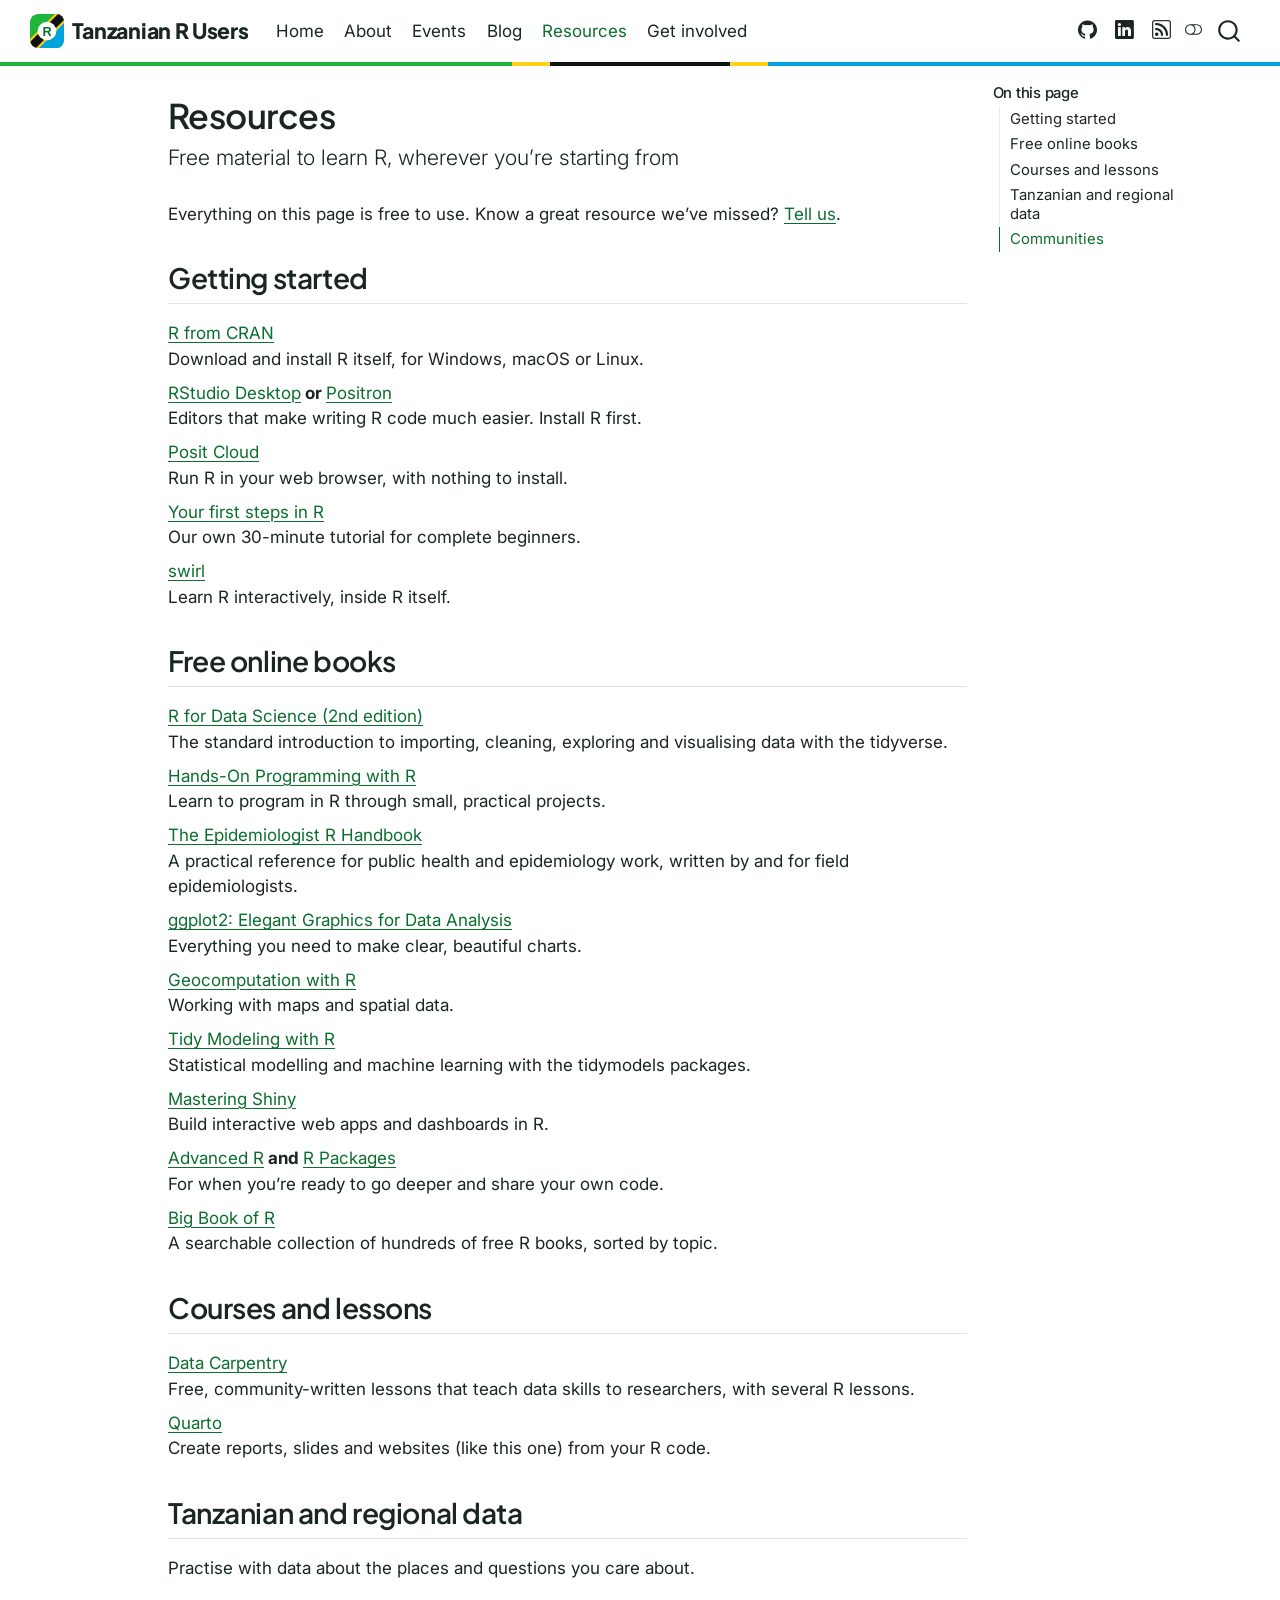
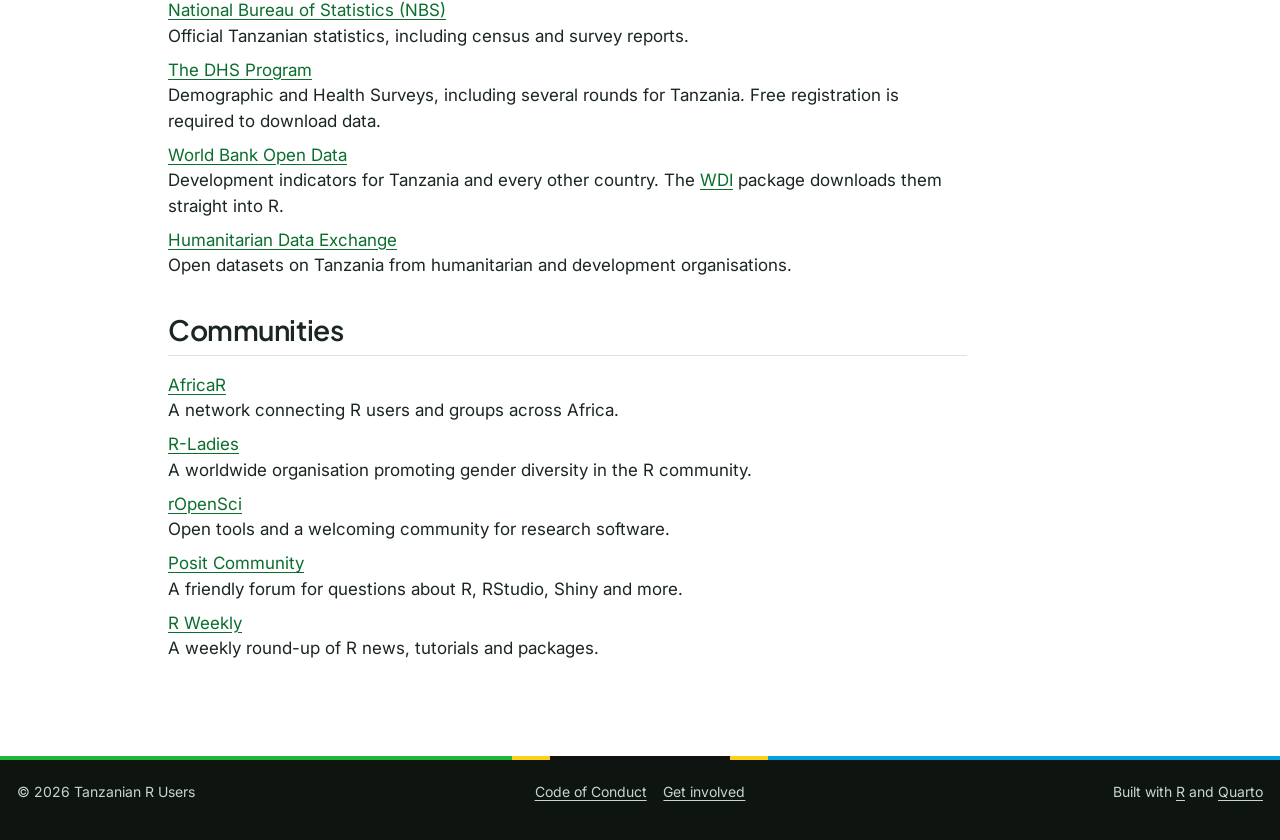
<file: resources.html>
<!DOCTYPE html>
<html xmlns="http://www.w3.org/1999/xhtml" lang="en" xml:lang="en"><head>

<meta charset="utf-8">
<meta name="generator" content="quarto-1.11.9">

<meta name="viewport" content="width=device-width, initial-scale=1.0, user-scalable=yes">

<meta name="description" content="Free books, courses, communities and Tanzanian data sources for learning and practising R.">

<title>Resources – Tanzanian R Users</title>
<style>
/* Default styles provided by pandoc.
** See https://pandoc.org/MANUAL.html#variables-for-html for config info.
*/
span.smallcaps{font-variant: small-caps;}
div.columns{display: flex; gap: 1.5em;}
div.column{flex: auto;}
@media screen {
div.columns{gap: min(4vw, 1.5em);}
div.column{overflow-x: auto;}
}
div.hanging-indent{margin-left: 1.5em; text-indent: -1.5em;}
ul.task-list{list-style: none;}
ul.task-list li input[type="checkbox"] {
  width: 0.8em;
  margin: 0 0.8em 0.2em -1em; /* quarto-specific, see https://github.com/quarto-dev/quarto-cli/issues/4556 */ 
  vertical-align: middle;
}
</style>


<script src="site_libs/quarto-nav/quarto-nav.js"></script>
<script src="site_libs/quarto-nav/headroom.min.js"></script>
<script src="site_libs/clipboard/clipboard.min.js"></script>
<script src="site_libs/quarto-search/autocomplete.umd.js"></script>
<script src="site_libs/quarto-search/fuse.min.js"></script>
<script src="site_libs/quarto-search/quarto-search.js"></script>
<meta name="quarto:offset" content="./">
<link href="./images/logo.svg" rel="icon" type="image/svg+xml">
<script src="site_libs/quarto-html/quarto.js" type="module"></script>
<script src="site_libs/quarto-html/tabsets/tabsets.js" type="module"></script>
<script src="site_libs/quarto-html/scrollable-regions/scrollable-regions.js" type="module"></script>
<script src="site_libs/quarto-html/popper.min.js"></script>
<script src="site_libs/quarto-html/tippy.umd.min.js"></script>
<script src="site_libs/quarto-html/anchor.min.js"></script>
<link href="site_libs/quarto-html/tippy.css" rel="stylesheet">
<link href="site_libs/quarto-html/quarto-syntax-highlighting-63b5708e65d6cd79cd7618c58d0c21e7.css" rel="stylesheet" class="quarto-color-scheme" id="quarto-text-highlighting-styles">
<link href="site_libs/quarto-html/quarto-syntax-highlighting-dark-447e42e69aaa9833c0ba1b986f430b20.css" rel="stylesheet" class="quarto-color-scheme quarto-color-alternate" id="quarto-text-highlighting-styles">
<link href="site_libs/quarto-html/quarto-syntax-highlighting-63b5708e65d6cd79cd7618c58d0c21e7.css" rel="stylesheet" class="quarto-color-scheme-extra" id="quarto-text-highlighting-styles">
<script src="site_libs/bootstrap/bootstrap.min.js"></script>
<link href="site_libs/bootstrap/bootstrap-icons.css" rel="stylesheet">
<link href="site_libs/bootstrap/bootstrap-7aa84a82e4efd1d760e66761142b30c8.min.css" rel="stylesheet" append-hash="true" class="quarto-color-scheme" id="quarto-bootstrap" data-mode="light">
<link href="site_libs/bootstrap/bootstrap-dark-2a0a7e0d8bc4642423268c0e5b27d7cf.min.css" rel="stylesheet" append-hash="true" class="quarto-color-scheme quarto-color-alternate" id="quarto-bootstrap" data-mode="dark">
<link href="site_libs/bootstrap/bootstrap-7aa84a82e4efd1d760e66761142b30c8.min.css" rel="stylesheet" append-hash="true" class="quarto-color-scheme-extra" id="quarto-bootstrap" data-mode="light">
<script id="quarto-search-options" type="application/json">{
  "location": "navbar",
  "copy-button": false,
  "collapse-after": 3,
  "panel-placement": "end",
  "type": "overlay",
  "limit": 50,
  "keyboard-shortcut": [
    "f",
    "/",
    "s"
  ],
  "show-item-context": false,
  "language": {
    "search-no-results-text": "No results",
    "search-matching-documents-text": "matching documents",
    "search-copy-link-title": "Copy link to search",
    "search-hide-matches-text": "Hide additional matches",
    "search-more-match-text": "more match in this document",
    "search-more-matches-text": "more matches in this document",
    "search-clear-button-title": "Clear",
    "search-text-placeholder": "",
    "search-detached-cancel-button-title": "Cancel",
    "search-submit-button-title": "Submit",
    "search-label": "Search"
  }
}</script>
<style>html{ scroll-behavior: smooth; }</style>


<meta property="og:title" content="Resources – Tanzanian R Users">
<meta property="og:description" content="Free books, courses, communities and Tanzanian data sources for learning and practising R.">
<meta property="og:image" content="https://r-users-tz.github.io/images/social-card.png">
<meta property="og:site_name" content="Tanzanian R Users">
<meta property="og:image:height" content="630">
<meta property="og:image:width" content="1200">
<meta name="twitter:title" content="Resources – Tanzanian R Users">
<meta name="twitter:description" content="Free books, courses, communities and Tanzanian data sources for learning and practising R.">
<meta name="twitter:image" content="https://r-users-tz.github.io/images/social-card.png">
<meta name="twitter:card" content="summary_large_image">
</head>

<body class="nav-fixed quarto-light"><a id="quarto-skip-link" class="visually-hidden-focusable" href="#quarto-document-content">Skip to main content</a><script id="quarto-html-before-body" type="application/javascript">
    const toggleBodyColorMode = (bsSheetEl) => {
      const mode = bsSheetEl.getAttribute("data-mode");
      const bodyEl = window.document.querySelector("body");
      if (mode === "dark") {
        bodyEl.classList.add("quarto-dark");
        bodyEl.classList.remove("quarto-light");
      } else {
        bodyEl.classList.add("quarto-light");
        bodyEl.classList.remove("quarto-dark");
      }
    }
    const toggleBodyColorPrimary = () => {
      const bsSheetEl = window.document.querySelector("link#quarto-bootstrap:not([rel=disabled-stylesheet])");
      if (bsSheetEl) {
        toggleBodyColorMode(bsSheetEl);
      }
    }
    const setColorSchemeToggle = (alternate) => {
      const toggles = window.document.querySelectorAll('.quarto-color-scheme-toggle');
      for (let i=0; i < toggles.length; i++) {
        const toggle = toggles[i];
        if (toggle) {
          toggle.setAttribute("aria-checked", alternate ? "true" : "false");
          if (alternate) {
            toggle.classList.add("alternate");
          } else {
            toggle.classList.remove("alternate");
          }
        }
      }
    };
    const toggleColorMode = (alternate) => {
      // Switch the stylesheets
      const primaryStylesheets = window.document.querySelectorAll('link.quarto-color-scheme:not(.quarto-color-alternate)');
      const alternateStylesheets = window.document.querySelectorAll('link.quarto-color-scheme.quarto-color-alternate');
      manageTransitions('#quarto-margin-sidebar .nav-link', false);
      if (alternate) {
        // note: dark is layered on light, we don't disable primary!
        enableStylesheet(alternateStylesheets);
        for (const sheetNode of alternateStylesheets) {
          if (sheetNode.id === "quarto-bootstrap") {
            toggleBodyColorMode(sheetNode);
          }
        }
      } else {
        disableStylesheet(alternateStylesheets);
        enableStylesheet(primaryStylesheets)
        toggleBodyColorPrimary();
      }
      manageTransitions('#quarto-margin-sidebar .nav-link', true);
      // Switch the toggles
      setColorSchemeToggle(alternate)
    }
    // Hack to workaround the fact that safari doesn't
    // properly recolor the scrollbar when toggling (#1455).
    // Not run on load: stylesheets are set before first paint there, and
    // scrolling would undo the scroll to a URL fragment (#14973).
    // The one pixel nudge keeps the reader where they were.
    const refreshSafariScrollbar = () => {
      if (navigator.userAgent.indexOf('Safari') > 0 && navigator.userAgent.indexOf('Chrome') == -1) {
        manageTransitions("body", false);
        const scrollY = window.scrollY;
        window.scrollTo(0, scrollY > 0 ? scrollY - 1 : 1);
        setTimeout(() => {
          window.scrollTo(0, scrollY);
          manageTransitions("body", true);
        }, 40);
      }
    }
    const disableStylesheet = (stylesheets) => {
      for (let i=0; i < stylesheets.length; i++) {
        const stylesheet = stylesheets[i];
        stylesheet.rel = 'disabled-stylesheet';
      }
    }
    const enableStylesheet = (stylesheets) => {
      for (let i=0; i < stylesheets.length; i++) {
        const stylesheet = stylesheets[i];
        if(stylesheet.rel !== 'stylesheet') { // for Chrome, which will still FOUC without this check
          stylesheet.rel = 'stylesheet';
        }
      }
    }
    const manageTransitions = (selector, allowTransitions) => {
      const els = window.document.querySelectorAll(selector);
      for (let i=0; i < els.length; i++) {
        const el = els[i];
        if (allowTransitions) {
          el.classList.remove('notransition');
        } else {
          el.classList.add('notransition');
        }
      }
    }
    const isFileUrl = () => {
      return window.location.protocol === 'file:';
    }
    const hasAlternateSentinel = () => {
      let styleSentinel = getColorSchemeSentinel();
      if (styleSentinel !== null) {
        return styleSentinel === "alternate";
      } else {
        return false;
      }
    }
    const setStyleSentinel = (alternate) => {
      const value = alternate ? "alternate" : "default";
      if (!isFileUrl()) {
        window.localStorage.setItem("quarto-color-scheme", value);
      } else {
        localAlternateSentinel = value;
      }
    }
    const getColorSchemeSentinel = () => {
      if (!isFileUrl()) {
        const storageValue = window.localStorage.getItem("quarto-color-scheme");
        return storageValue != null ? storageValue : localAlternateSentinel;
      } else {
        return localAlternateSentinel;
      }
    }
    const toggleGiscusIfUsed = (isAlternate, darkModeDefault) => {
      const baseTheme = document.querySelector('#giscus-base-theme')?.value ?? 'light';
      const alternateTheme = document.querySelector('#giscus-alt-theme')?.value ?? 'dark';
      let newTheme = '';
      if(authorPrefersDark) {
        newTheme = isAlternate ? baseTheme : alternateTheme;
      } else {
        newTheme = isAlternate ? alternateTheme : baseTheme;
      }
      const changeGiscusTheme = () => {
        // From: https://github.com/giscus/giscus/issues/336
        const sendMessage = (message) => {
          const iframe = document.querySelector('iframe.giscus-frame');
          if (!iframe) return;
          iframe.contentWindow.postMessage({ giscus: message }, 'https://giscus.app');
        }
        sendMessage({
          setConfig: {
            theme: newTheme
          }
        });
      }
      const isGiscussLoaded = window.document.querySelector('iframe.giscus-frame') !== null;
      if (isGiscussLoaded) {
        changeGiscusTheme();
      }
    };
    const authorPrefersDark = false;
    const queryPrefersDark = window.matchMedia('(prefers-color-scheme: dark)');
    const darkModeDefault = queryPrefersDark.matches;
      document.querySelector('link#quarto-text-highlighting-styles.quarto-color-scheme-extra').rel = 'disabled-stylesheet';
      document.querySelector('link#quarto-bootstrap.quarto-color-scheme-extra').rel = 'disabled-stylesheet';
    let localAlternateSentinel = darkModeDefault ? 'alternate' : 'default';
    // Dark / light mode switch
    window.quartoToggleColorScheme = () => {
      // Read the current dark / light value
      let toAlternate = !hasAlternateSentinel();
      toggleColorMode(toAlternate);
      refreshSafariScrollbar();
      setStyleSentinel(toAlternate);
      toggleGiscusIfUsed(toAlternate, darkModeDefault);
      window.dispatchEvent(new Event('resize'));
    };
    queryPrefersDark.addEventListener("change", e => {
      if(window.localStorage.getItem("quarto-color-scheme") !== null)
        return;
      const alternate = e.matches
      toggleColorMode(alternate);
      refreshSafariScrollbar();
      localAlternateSentinel = e.matches ? 'alternate' : 'default'; // this is used alongside local storage!
      toggleGiscusIfUsed(alternate, darkModeDefault);
    });
    // Switch to dark mode if need be
    if (hasAlternateSentinel()) {
      toggleColorMode(true);
    } else {
      toggleColorMode(false);
    }
  </script>

<div id="quarto-search-results"></div>
  <header id="quarto-header" class="headroom fixed-top">
    <nav class="navbar navbar-expand-lg " data-bs-theme="dark" aria-label="Site">
      <div class="navbar-container container-fluid">
      <div class="navbar-brand-container mx-auto">
    <a href="./index.html" class="navbar-brand navbar-brand-logo">
    <img src="./images/logo.svg" alt="Tanzanian R Users logo" class="navbar-logo light-content">
    <img src="./images/logo.svg" alt="Tanzanian R Users logo" class="navbar-logo dark-content">
    </a>
    <a class="navbar-brand" href="./index.html">
    <span class="navbar-title">Tanzanian R Users</span>
    </a>
  </div>
          <button class="navbar-toggler" type="button" data-bs-toggle="collapse" data-bs-target="#navbarCollapse" aria-controls="navbarCollapse" aria-expanded="false" aria-label="Toggle navigation" onclick="if (window.quartoToggleHeadroom) { window.quartoToggleHeadroom(); }">
  <span class="navbar-toggler-icon"></span>
</button>
          <div class="collapse navbar-collapse" id="navbarCollapse">
            <ul class="navbar-nav navbar-nav-scroll me-auto">
  <li class="nav-item">
    <a class="nav-link" href="./index.html"> 
<span class="menu-text">Home</span></a>
  </li>  
  <li class="nav-item">
    <a class="nav-link" href="./about.html"> 
<span class="menu-text">About</span></a>
  </li>  
  <li class="nav-item">
    <a class="nav-link" href="./events.html"> 
<span class="menu-text">Events</span></a>
  </li>  
  <li class="nav-item">
    <a class="nav-link" href="./blog.html"> 
<span class="menu-text">Blog</span></a>
  </li>  
  <li class="nav-item">
    <a class="nav-link active" href="./resources.html" aria-current="page"> 
<span class="menu-text">Resources</span></a>
  </li>  
  <li class="nav-item">
    <a class="nav-link" href="./join.html"> 
<span class="menu-text">Get involved</span></a>
  </li>  
</ul>
            <ul class="navbar-nav navbar-nav-scroll ms-auto">
  <li class="nav-item compact">
    <a class="nav-link" href="https://github.com/r-users-tz"> <i class="bi bi-github" role="img" aria-label="GitHub">
</i> 
<span class="menu-text"></span></a>
  </li>  
  <li class="nav-item compact">
    <a class="nav-link" href="https://www.linkedin.com/company/r-users-community-tanzania"> <i class="bi bi-linkedin" role="img" aria-label="LinkedIn">
</i> 
<span class="menu-text"></span></a>
  </li>  
  <li class="nav-item compact">
    <a class="nav-link" href="./blog.xml"> <i class="bi bi-rss" role="img" aria-label="Blog RSS feed">
</i> 
<span class="menu-text"></span></a>
  </li>  
</ul>
          </div> <!-- /navcollapse -->
            <div class="quarto-navbar-tools">
  <button type="button" role="switch" aria-checked="false" class="quarto-color-scheme-toggle quarto-navigation-tool  px-1" onclick="window.quartoToggleColorScheme(); return false;" title="Toggle dark mode" aria-label="Toggle dark mode"><i class="bi"></i></button>
</div>
            <div id="quarto-search" class="" title="Search"></div>
      </div> <!-- /container-fluid -->
    </nav>
</header>
<!-- content -->
<div id="quarto-content" class="quarto-container page-columns page-rows-contents page-layout-article page-navbar">
<!-- sidebar -->
<!-- margin-sidebar -->
    <div id="quarto-margin-sidebar" class="sidebar margin-sidebar">
        <nav id="TOC" role="doc-toc" aria-labelledby="toc-title" class="toc-active">
    <h2 id="toc-title">On this page</h2>
   
  <ul>
  <li><a href="#getting-started" id="toc-getting-started" class="nav-link active" data-scroll-target="#getting-started">Getting started</a></li>
  <li><a href="#free-online-books" id="toc-free-online-books" class="nav-link" data-scroll-target="#free-online-books">Free online books</a></li>
  <li><a href="#courses-and-lessons" id="toc-courses-and-lessons" class="nav-link" data-scroll-target="#courses-and-lessons">Courses and lessons</a></li>
  <li><a href="#tanzanian-and-regional-data" id="toc-tanzanian-and-regional-data" class="nav-link" data-scroll-target="#tanzanian-and-regional-data">Tanzanian and regional data</a></li>
  <li><a href="#communities" id="toc-communities" class="nav-link" data-scroll-target="#communities">Communities</a></li>
  </ul>
</nav>
    </div>
<!-- main -->
<main class="content" id="quarto-document-content" tabindex="-1">


<header id="title-block-header" class="quarto-title-block default">
<div class="quarto-title">
<h1 class="title">Resources</h1>
<p class="subtitle lead">Free material to learn R, wherever you’re starting from</p>
</div>

<div>
  <div class="description">
    Free books, courses, communities and Tanzanian data sources for learning and practising R.
  </div>
</div>


<div class="quarto-title-meta">

    
  
    
  </div>
  


</header>


<p>Everything on this page is free to use. Know a great resource we’ve missed? <a href="./join.html#write">Tell us</a>.</p>
<section id="getting-started" class="level2">
<h2 class="anchored" data-anchor-id="getting-started">Getting started</h2>
<dl>
<dt><a href="https://cran.r-project.org/">R from CRAN</a></dt>
<dd>
Download and install R itself, for Windows, macOS or Linux.
</dd>
<dt><a href="https://posit.co/download/rstudio-desktop/">RStudio Desktop</a> or <a href="https://positron.posit.co/">Positron</a></dt>
<dd>
Editors that make writing R code much easier. Install R first.
</dd>
<dt><a href="https://posit.cloud/">Posit Cloud</a></dt>
<dd>
Run R in your web browser, with nothing to install.
</dd>
<dt><a href="./posts/2026-11-13-first-steps-in-r/index.html">Your first steps in R</a></dt>
<dd>
Our own 30-minute tutorial for complete beginners.
</dd>
<dt><a href="https://swirlstats.com/">swirl</a></dt>
<dd>
Learn R interactively, inside R itself.
</dd>
</dl>
</section>
<section id="free-online-books" class="level2">
<h2 class="anchored" data-anchor-id="free-online-books">Free online books</h2>
<dl>
<dt><a href="https://r4ds.hadley.nz/">R for Data Science (2nd edition)</a></dt>
<dd>
The standard introduction to importing, cleaning, exploring and visualising data with the tidyverse.
</dd>
<dt><a href="https://rstudio-education.github.io/hopr/">Hands-On Programming with R</a></dt>
<dd>
Learn to program in R through small, practical projects.
</dd>
<dt><a href="https://www.epirhandbook.com/">The Epidemiologist R Handbook</a></dt>
<dd>
A practical reference for public health and epidemiology work, written by and for field epidemiologists.
</dd>
<dt><a href="https://ggplot2-book.org/">ggplot2: Elegant Graphics for Data Analysis</a></dt>
<dd>
Everything you need to make clear, beautiful charts.
</dd>
<dt><a href="https://r.geocompx.org/">Geocomputation with R</a></dt>
<dd>
Working with maps and spatial data.
</dd>
<dt><a href="https://www.tmwr.org/">Tidy Modeling with R</a></dt>
<dd>
Statistical modelling and machine learning with the tidymodels packages.
</dd>
<dt><a href="https://mastering-shiny.org/">Mastering Shiny</a></dt>
<dd>
Build interactive web apps and dashboards in R.
</dd>
<dt><a href="https://adv-r.hadley.nz/">Advanced R</a> and <a href="https://r-pkgs.org/">R Packages</a></dt>
<dd>
For when you’re ready to go deeper and share your own code.
</dd>
<dt><a href="https://www.bigbookofr.com/">Big Book of R</a></dt>
<dd>
A searchable collection of hundreds of free R books, sorted by topic.
</dd>
</dl>
</section>
<section id="courses-and-lessons" class="level2">
<h2 class="anchored" data-anchor-id="courses-and-lessons">Courses and lessons</h2>
<dl>
<dt><a href="https://datacarpentry.org/lessons/">Data Carpentry</a></dt>
<dd>
Free, community-written lessons that teach data skills to researchers, with several R lessons.
</dd>
<dt><a href="https://quarto.org/docs/get-started/">Quarto</a></dt>
<dd>
Create reports, slides and websites (like this one) from your R code.
</dd>
</dl>
</section>
<section id="tanzanian-and-regional-data" class="level2">
<h2 class="anchored" data-anchor-id="tanzanian-and-regional-data">Tanzanian and regional data</h2>
<p>Practise with data about the places and questions you care about.</p>
<dl>
<dt><a href="https://www.nbs.go.tz/">National Bureau of Statistics (NBS)</a></dt>
<dd>
Official Tanzanian statistics, including census and survey reports.
</dd>
<dt><a href="https://dhsprogram.com/">The DHS Program</a></dt>
<dd>
Demographic and Health Surveys, including several rounds for Tanzania. Free registration is required to download data.
</dd>
<dt><a href="https://data.worldbank.org/country/tanzania">World Bank Open Data</a></dt>
<dd>
Development indicators for Tanzania and every other country. The <a href="https://cran.r-project.org/package=WDI">WDI</a> package downloads them straight into R.
</dd>
<dt><a href="https://data.humdata.org/group/tza">Humanitarian Data Exchange</a></dt>
<dd>
Open datasets on Tanzania from humanitarian and development organisations.
</dd>
</dl>
</section>
<section id="communities" class="level2">
<h2 class="anchored" data-anchor-id="communities">Communities</h2>
<dl>
<dt><a href="https://africa-r.org/">AfricaR</a></dt>
<dd>
A network connecting R users and groups across Africa.
</dd>
<dt><a href="https://rladies.org/">R-Ladies</a></dt>
<dd>
A worldwide organisation promoting gender diversity in the R community.
</dd>
<dt><a href="https://ropensci.org/">rOpenSci</a></dt>
<dd>
Open tools and a welcoming community for research software.
</dd>
<dt><a href="https://forum.posit.co/">Posit Community</a></dt>
<dd>
A friendly forum for questions about R, RStudio, Shiny and more.
</dd>
<dt><a href="https://rweekly.org/">R Weekly</a></dt>
<dd>
A weekly round-up of R news, tutorials and packages.
</dd>
</dl>


</section>

<a onclick="window.scrollTo(0, 0); return false;" role="button" id="quarto-back-to-top"><i class="bi bi-arrow-up"></i> Back to top</a></main> <!-- /main -->
<script id="quarto-html-after-body" type="application/javascript">
  window.document.addEventListener("DOMContentLoaded", function (event) {
    // Ensure there is a toggle, if there isn't float one in the top right
    if (window.document.querySelector('.quarto-color-scheme-toggle') === null) {
      const toggle = window.document.createElement('button');
      toggle.type = "button";
      toggle.setAttribute("role", "switch");
      toggle.setAttribute("aria-checked", "false");
      toggle.classList.add('top-right');
      toggle.classList.add('quarto-color-scheme-toggle');
      toggle.setAttribute("aria-label", "Toggle dark mode");
      toggle.onclick = function() { try { window.quartoToggleColorScheme(); } catch {} return false; };
      const i = window.document.createElement("i");
      i.classList.add('bi');
      toggle.appendChild(i);
      // Put the toggle in a landmark of its own, so that landmark navigation
      // can reach it.
      //
      // The container is always a fresh direct child of body, and the toggle is
      // never moved into page furniture that the theme or the author controls.
      // The toggle is positioned against the page, so any ancestor that
      // establishes a containing block captures it: a positioned element or a
      // grid for position: absolute, and transform, filter, will-change or
      // contain for position: fixed. A direct child of body has none of these
      // to inherit, and the shift when one appears is silent and visual.
      //
      // ARIA says a document should have at most one banner, and axe reports a
      // duplicate whether or not the banners carry distinct labels. So use a
      // header when the page has no banner yet, and a named region otherwise.
      //
      // A header is a banner wherever it sits, unless it is inside sectioning
      // content, so this cannot just look at the children of body: a custom
      // page layout wraps the title block header in a plain div. An explicit
      // role="banner" always counts.
      const sectioning = 'article, aside, main, nav, section, [role="article"], [role="complementary"], [role="main"], [role="navigation"], [role="region"]';
      const hasBanner = Array.from(
        window.document.querySelectorAll('header:not([role]), [role="banner"]')
      ).some(function(el) {
        return el.hasAttribute("role") || el.closest(sectioning) === null;
      });
      const container = window.document.createElement(hasBanner ? "div" : "header");
      if (hasBanner) {
        container.setAttribute("role", "region");
        container.setAttribute("aria-label", "Toggle dark mode");
      }
      container.classList.add('quarto-color-scheme-toggle-container');
      container.appendChild(toggle);
      window.document.body.appendChild(container);
    }
    setColorSchemeToggle(hasAlternateSentinel())
    const icon = "";
    const anchorJS = new window.AnchorJS();
    anchorJS.options = {
      placement: 'right',
      icon: icon
    };
    anchorJS.add('.anchored');
    const isCodeAnnotation = (el) => {
      for (const clz of el.classList) {
        if (clz.startsWith('code-annotation-')) {                     
          return true;
        }
      }
      return false;
    }
    const onCopySuccess = function(e) {
      // button target
      const button = e.trigger;
      // don't keep focus
      button.blur();
      // flash "checked"
      button.classList.add('code-copy-button-checked');
      var currentTitle = button.getAttribute("title");
      button.setAttribute("title", "Copied!");
      let tooltip;
      if (window.bootstrap) {
        button.setAttribute("data-bs-toggle", "tooltip");
        button.setAttribute("data-bs-placement", "left");
        button.setAttribute("data-bs-title", "Copied!");
        tooltip = new bootstrap.Tooltip(button, 
          { trigger: "manual", 
            customClass: "code-copy-button-tooltip",
            offset: [0, -8]});
        tooltip.show();    
      }
      setTimeout(function() {
        if (tooltip) {
          tooltip.hide();
          button.removeAttribute("data-bs-title");
          button.removeAttribute("data-bs-toggle");
          button.removeAttribute("data-bs-placement");
        }
        button.setAttribute("title", currentTitle);
        button.classList.remove('code-copy-button-checked');
      }, 1000);
      // clear code selection
      e.clearSelection();
    }
    const getTextToCopy = function(trigger) {
      const outerScaffold = trigger.parentElement.cloneNode(true);
      const codeEl = outerScaffold.querySelector('code');
      for (const childEl of codeEl.children) {
        if (isCodeAnnotation(childEl)) {
          childEl.remove();
        }
      }
      return codeEl.innerText;
    }
    const clipboard = new window.ClipboardJS('.code-copy-button:not([data-in-quarto-modal])', {
      text: getTextToCopy
    });
    clipboard.on('success', onCopySuccess);
    if (window.document.getElementById('quarto-embedded-source-code-modal')) {
      const clipboardModal = new window.ClipboardJS('.code-copy-button[data-in-quarto-modal]', {
        text: getTextToCopy,
        container: window.document.getElementById('quarto-embedded-source-code-modal')
      });
      clipboardModal.on('success', onCopySuccess);
    }
      var localhostRegex = new RegExp(/^(?:http|https):\/\/localhost\:?[0-9]*\//);
      var mailtoRegex = new RegExp(/^mailto:/);
        var filterRegex = new RegExp("https:\/\/r-users-tz\.github\.io");
      const newWindowLabel = "(opens in a new tab)";
      const newWindowNoteId = "quarto-ext-newwindow-label";
      // Links reference one hidden label through aria-describedby, so the
      // announcement never changes their accessible name.
      var describeNewWindow = (link) => {
        if (!window.document.getElementById(newWindowNoteId)) {
          var newWindowNote = window.document.createElement("span");
          newWindowNote.id = newWindowNoteId;
          newWindowNote.hidden = true;
          newWindowNote.textContent = newWindowLabel;
          window.document.body.appendChild(newWindowNote);
        }
        var describedBy = (link.getAttribute("aria-describedby") || "").split(/\s+/).filter(Boolean);
        if (!describedBy.includes(newWindowNoteId)) {
          describedBy.push(newWindowNoteId);
          link.setAttribute("aria-describedby", describedBy.join(" "));
        }
      }
      var isInternal = (href) => {
          return filterRegex.test(href) || localhostRegex.test(href) || mailtoRegex.test(href);
      }
      // Inspect non-navigation links and adorn them if external
      window.quartoDecorateExternalLinks = function (root) {
     var links = (root || window.document).querySelectorAll('a[href]:not(.nav-link):not(.navbar-brand):not(.toc-action):not(.sidebar-link):not(.sidebar-item-toggle):not(.pagination-link):not(.no-external):not([aria-hidden]):not(.dropdown-item):not(.quarto-navigation-tool):not(.about-link)');
      for (var i=0; i<links.length; i++) {
        const link = links[i];
        if (!isInternal(link.href)) {
          // undo the damage that might have been done by quarto-nav.js in the case of
          // links that we want to consider external
          if (link.dataset.originalHref !== undefined) {
            link.href = link.dataset.originalHref;
          }
            // target, if specified
            link.setAttribute("target", "_blank");
            if (link.getAttribute("rel") === null) {
              link.setAttribute("rel", "noopener");
            }
            describeNewWindow(link);
          if (!link.classList.contains('no-external-icon')) {
          }
        }
      }
      };
      window.quartoDecorateExternalLinks(window.document);
    // Esc closes the popup (WCAG 1.4.13) and focus leaving both trigger and
    // popup closes it (WCAG 2.4.11); tippy handles neither for interactive popups.
    const hideOnEscAndFocusOut = {
      name: 'hideOnEscAndFocusOut',
      defaultValue: true,
      fn(instance) {
        const dismiss = () => {
          // A show scheduled by the trigger delay would otherwise reopen it
          instance.clearDelayTimeouts();
          instance.hide();
        };
        const onKeyDown = (event) => {
          if (event.key !== 'Escape') {
            return;
          }
          // Keep Esc from also reaching page handlers (e.g. reveal.js overview),
          // except an open reveal.js slide menu, which Esc should close too.
          // The menu handles keys only when its keyboard option is on.
          const menuHandlesEsc = window.Reveal?.getPlugin?.('menu')?.isOpen() &&
            window.Reveal.getConfig().menu?.keyboard !== false;
          if (!menuHandlesEsc) {
            event.stopPropagation();
          }
          if (instance.popper.contains(window.document.activeElement)) {
            // Disabled while refocusing so the focus trigger does not reopen it
            instance.disable();
            instance.reference.focus();
            instance.enable();
          }
          dismiss();
        };
        const onFocusOut = (event) => {
          const target = event.relatedTarget;
          if (target && !instance.reference.contains(target) &&
              !instance.popper.contains(target)) {
            dismiss();
          }
        };
        // On the trigger too: a click trigger (code-annotations: select) has no
        // blur handling. Attached for the instance's lifetime so leaving the
        // trigger also cancels a show still pending on the trigger delay.
        instance.reference.addEventListener('focusout', onFocusOut);
        return {
          onShow() {
            window.document.addEventListener('keydown', onKeyDown, true);
            instance.popper.addEventListener('focusout', onFocusOut);
          },
          onHide() {
            window.document.removeEventListener('keydown', onKeyDown, true);
            instance.popper.removeEventListener('focusout', onFocusOut);
          },
          onDestroy() {
            instance.reference.removeEventListener('focusout', onFocusOut);
          },
        };
      },
    };
    function tippyHover(el, contentFn, onTriggerFn, onUntriggerFn) {
      const config = {
        allowHTML: true,
        maxWidth: 500,
        delay: 100,
        arrow: false,
        appendTo: function(el) {
            return el.parentElement;
        },
        interactive: true,
        interactiveBorder: 10,
        theme: 'quarto',
        placement: 'bottom-start',
        plugins: [hideOnEscAndFocusOut],
      };
      if (contentFn) {
        config.content = contentFn;
      }
      if (onTriggerFn) {
        config.onTrigger = onTriggerFn;
      }
      if (onUntriggerFn) {
        config.onUntrigger = onUntriggerFn;
      }
      window.tippy(el, config); 
    }
    const noterefs = window.document.querySelectorAll('a[role="doc-noteref"]');
    for (var i=0; i<noterefs.length; i++) {
      const ref = noterefs[i];
      tippyHover(ref, function() {
        // use id or data attribute instead here
        let href = ref.getAttribute('data-footnote-href') || ref.getAttribute('href');
        try { href = new URL(href).hash; } catch {}
        const id = href.replace(/^#\/?/, "");
        const note = window.document.getElementById(id);
        if (note) {
          return note.innerHTML;
        } else {
          return "";
        }
      });
    }
    const xrefs = window.document.querySelectorAll('a.quarto-xref');
    const processXRef = (id, note) => {
      // Strip column container classes
      const stripColumnClz = (el) => {
        el.classList.remove("page-full", "page-columns");
        if (el.children) {
          for (const child of el.children) {
            stripColumnClz(child);
          }
        }
      }
      stripColumnClz(note)
      if (id === null || id.startsWith('sec-')) {
        // Special case sections, only their first couple elements
        const container = document.createElement("div");
        if (note.children && note.children.length > 2) {
          container.appendChild(note.children[0].cloneNode(true));
          for (let i = 1; i < note.children.length; i++) {
            const child = note.children[i];
            if (child.tagName === "P" && child.innerText === "") {
              continue;
            } else {
              container.appendChild(child.cloneNode(true));
              break;
            }
          }
          if (window.Quarto?.typesetMath) {
            window.Quarto.typesetMath(container);
          }
          return container.innerHTML
        } else {
          if (window.Quarto?.typesetMath) {
            window.Quarto.typesetMath(note);
          }
          return note.innerHTML;
        }
      } else {
        // Remove any anchor links if they are present
        const anchorLink = note.querySelector('a.anchorjs-link');
        if (anchorLink) {
          anchorLink.remove();
        }
        if (window.Quarto?.typesetMath) {
          window.Quarto.typesetMath(note);
        }
        if (note.classList.contains("callout")) {
          return note.outerHTML;
        } else {
          return note.innerHTML;
        }
      }
    }
    for (var i=0; i<xrefs.length; i++) {
      const xref = xrefs[i];
      tippyHover(xref, undefined, function(instance) {
        instance.disable();
        let url = xref.getAttribute('href');
        let hash = undefined; 
        if (url.startsWith('#')) {
          hash = url;
        } else {
          try { hash = new URL(url).hash; } catch {}
        }
        if (hash) {
          const id = hash.replace(/^#\/?/, "");
          const note = window.document.getElementById(id);
          if (note !== null) {
            try {
              const html = processXRef(id, note.cloneNode(true));
              instance.setContent(html);
            } finally {
              instance.enable();
              instance.show();
            }
          } else {
            // See if we can fetch this
            fetch(url.split('#')[0])
            .then(res => res.text())
            .then(html => {
              const parser = new DOMParser();
              const htmlDoc = parser.parseFromString(html, "text/html");
              const note = htmlDoc.getElementById(id);
              if (note !== null) {
                const html = processXRef(id, note);
                instance.setContent(html);
              } 
            }).finally(() => {
              instance.enable();
              instance.show();
            });
          }
        } else {
          // See if we can fetch a full url (with no hash to target)
          // This is a special case and we should probably do some content thinning / targeting
          fetch(url)
          .then(res => res.text())
          .then(html => {
            const parser = new DOMParser();
            const htmlDoc = parser.parseFromString(html, "text/html");
            const note = htmlDoc.querySelector('main.content');
            if (note !== null) {
              // This should only happen for chapter cross references
              // (since there is no id in the URL)
              // remove the first header
              if (note.children.length > 0 && note.children[0].tagName === "HEADER") {
                note.children[0].remove();
              }
              const html = processXRef(null, note);
              instance.setContent(html);
            } 
          }).finally(() => {
            instance.enable();
            instance.show();
          });
        }
      }, function(instance) {
      });
    }
        let selectedAnnoteEl;
        const selectorForAnnotation = ( cell, annotation) => {
          let cellAttr = 'data-code-cell="' + cell + '"';
          let lineAttr = 'data-code-annotation="' +  annotation + '"';
          const selector = 'span[' + cellAttr + '][' + lineAttr + ']';
          return selector;
        }
        const selectCodeLines = (annoteEl) => {
          const doc = window.document;
          const targetCell = annoteEl.getAttribute("data-target-cell");
          const targetAnnotation = annoteEl.getAttribute("data-target-annotation");
          const annoteSpan = window.document.querySelector(selectorForAnnotation(targetCell, targetAnnotation));
          const lines = annoteSpan.getAttribute("data-code-lines").split(",");
          const lineIds = lines.map((line) => {
            return targetCell + "-" + line;
          })
          // Each band is positioned against its own containing block, which is
          // not the offsetParent of the lines, so place it from client rects.
          const placeBand = (band, firstEl, lastEl, codeBlock) => {
            const container = band.offsetParent;
            if (container === null) {
              return;
            }
            const containerRect = container.getBoundingClientRect();
            // Reveal.js scales slides with a transform, so convert client
            // pixels back to the CSS pixels of the container.
            const scale = containerRect.height / container.offsetHeight || 1;
            const firstRect = firstEl.getBoundingClientRect();
            const lastRect = lastEl.getBoundingClientRect();
            const top = (firstRect.top - containerRect.top) / scale - container.clientTop + container.scrollTop;
            const height = (lastRect.bottom - firstRect.top) / scale;
            band.style.top = top - 2 + "px";
            band.style.height = height + 4 + "px";
            if (codeBlock) {
              // Without the copy button wrapper, the containing block is wider
              // than the code block, so span the code block explicitly.
              const blockRect = codeBlock.getBoundingClientRect();
              band.style.left = (blockRect.left - containerRect.left) / scale - container.clientLeft + container.scrollLeft + "px";
              band.style.width = blockRect.width / scale + "px";
            }
          };
          if (lineIds.length > 0) {
            const el = window.document.getElementById(lineIds[0]);
            const lastEl = window.document.getElementById(lineIds[lineIds.length - 1]);
            const parent = el.parentElement.parentElement;
            // cook up a div (if necessary) and position it
            let div = window.document.getElementById("code-annotation-line-highlight");
            if (div === null) {
              div = window.document.createElement("div");
              div.setAttribute("id", "code-annotation-line-highlight");
              div.style.position = 'absolute';
              parent.appendChild(div);
            }
            placeBand(div, el, lastEl, parent.closest("div.sourceCode") || parent);
            let gutterDiv = window.document.getElementById("code-annotation-line-highlight-gutter");
            if (gutterDiv === null) {
              gutterDiv = window.document.createElement("div");
              gutterDiv.setAttribute("id", "code-annotation-line-highlight-gutter");
              gutterDiv.style.position = 'absolute';
              const codeCell = window.document.getElementById(targetCell);
              const gutter = codeCell.querySelector('.code-annotation-gutter');
              gutter.appendChild(gutterDiv);
            }
            placeBand(gutterDiv, el, lastEl);
            selectedAnnoteEl = annoteEl;
          }
        };
        const unselectCodeLines = () => {
          const elementsIds = ["code-annotation-line-highlight", "code-annotation-line-highlight-gutter"];
          elementsIds.forEach((elId) => {
            const div = window.document.getElementById(elId);
            if (div) {
              div.remove();
            }
          });
          selectedAnnoteEl = undefined;
        };
          // Handle positioning of the toggle
      window.addEventListener(
        "resize",
        throttle(() => {
          elRect = undefined;
          if (selectedAnnoteEl) {
            selectCodeLines(selectedAnnoteEl);
          }
        }, 10)
      );
      function throttle(fn, ms) {
      let throttle = false;
      let timer;
        return (...args) => {
          if(!throttle) { // first call gets through
              fn.apply(this, args);
              throttle = true;
          } else { // all the others get throttled
              if(timer) clearTimeout(timer); // cancel #2
              timer = setTimeout(() => {
                fn.apply(this, args);
                timer = throttle = false;
              }, ms);
          }
        };
      }
        // Attach click handler to the DT
        const annoteDls = window.document.querySelectorAll('dt[data-target-cell]');
        for (const annoteDlNode of annoteDls) {
          annoteDlNode.addEventListener('click', (event) => {
            const clickedEl = event.target;
            if (clickedEl !== selectedAnnoteEl) {
              unselectCodeLines();
              const activeEl = window.document.querySelector('dt[data-target-cell].code-annotation-active');
              if (activeEl) {
                activeEl.classList.remove('code-annotation-active');
              }
              selectCodeLines(clickedEl);
              clickedEl.classList.add('code-annotation-active');
            } else {
              // Unselect the line
              unselectCodeLines();
              clickedEl.classList.remove('code-annotation-active');
            }
          });
        }
    const findCites = (el) => {
      const parentEl = el.parentElement;
      if (parentEl) {
        const cites = parentEl.dataset.cites;
        if (cites) {
          return {
            el,
            cites: cites.split(' ')
          };
        } else {
          return findCites(el.parentElement)
        }
      } else {
        return undefined;
      }
    };
    var bibliorefs = window.document.querySelectorAll('a[role="doc-biblioref"]');
    for (var i=0; i<bibliorefs.length; i++) {
      const ref = bibliorefs[i];
      const citeInfo = findCites(ref);
      if (citeInfo) {
        tippyHover(citeInfo.el, function() {
          var popup = window.document.createElement('div');
          citeInfo.cites.forEach(function(cite) {
            var citeDiv = window.document.createElement('div');
            citeDiv.classList.add('hanging-indent');
            citeDiv.classList.add('csl-entry');
            var biblioDiv = window.document.getElementById('ref-' + cite);
            if (biblioDiv) {
              citeDiv.innerHTML = biblioDiv.innerHTML;
            }
            popup.appendChild(citeDiv);
          });
          return popup.innerHTML;
        });
      }
    }
  });
  </script>
  <script type="application/javascript">
  window.quartoScrollableRegionsLabels = {"code":"Scrollable code","output":"Scrollable output"};
  </script>
</div> <!-- /content -->
<footer class="footer">
  <div class="nav-footer">
    <div class="nav-footer-left">
<p>© 2026 Tanzanian R Users</p>
</div>   
    <div class="nav-footer-center">
      <ul class="footer-items list-unstyled">
    <li class="nav-item">
    <a class="nav-link" href="./code-of-conduct.html">
<p>Code of Conduct</p>
</a>
  </li>  
    <li class="nav-item">
    <a class="nav-link" href="./join.html">
<p>Get involved</p>
</a>
  </li>  
</ul>
    </div>
    <div class="nav-footer-right">
<p>Built with <a href="https://www.r-project.org/">R</a> and <a href="https://quarto.org/">Quarto</a></p>
</div>
  </div>
</footer>




<script src="site_libs/quarto-html/zenscroll-min.js"></script>
</body></html>
</file>
<file: site_libs/quarto-html/tippy.css>
.tippy-box[data-animation=fade][data-state=hidden]{opacity:0}[data-tippy-root]{max-width:calc(100vw - 10px)}.tippy-box{position:relative;background-color:#333;color:#fff;border-radius:4px;font-size:14px;line-height:1.4;white-space:normal;outline:0;transition-property:transform,visibility,opacity}.tippy-box[data-placement^=top]>.tippy-arrow{bottom:0}.tippy-box[data-placement^=top]>.tippy-arrow:before{bottom:-7px;left:0;border-width:8px 8px 0;border-top-color:initial;transform-origin:center top}.tippy-box[data-placement^=bottom]>.tippy-arrow{top:0}.tippy-box[data-placement^=bottom]>.tippy-arrow:before{top:-7px;left:0;border-width:0 8px 8px;border-bottom-color:initial;transform-origin:center bottom}.tippy-box[data-placement^=left]>.tippy-arrow{right:0}.tippy-box[data-placement^=left]>.tippy-arrow:before{border-width:8px 0 8px 8px;border-left-color:initial;right:-7px;transform-origin:center left}.tippy-box[data-placement^=right]>.tippy-arrow{left:0}.tippy-box[data-placement^=right]>.tippy-arrow:before{left:-7px;border-width:8px 8px 8px 0;border-right-color:initial;transform-origin:center right}.tippy-box[data-inertia][data-state=visible]{transition-timing-function:cubic-bezier(.54,1.5,.38,1.11)}.tippy-arrow{width:16px;height:16px;color:#333}.tippy-arrow:before{content:"";position:absolute;border-color:transparent;border-style:solid}.tippy-content{position:relative;padding:5px 9px;z-index:1}
</file>
<file: site_libs/quarto-html/quarto-syntax-highlighting-63b5708e65d6cd79cd7618c58d0c21e7.css>
/* quarto syntax highlight colors */
:root {
  --quarto-hl-ot-color: #003B4F;
  --quarto-hl-at-color: #657422;
  --quarto-hl-ss-color: #20794D;
  --quarto-hl-an-color: #5E5E5E;
  --quarto-hl-fu-color: #4758AB;
  --quarto-hl-st-color: #20794D;
  --quarto-hl-cf-color: #003B4F;
  --quarto-hl-op-color: #5E5E5E;
  --quarto-hl-er-color: #AD0000;
  --quarto-hl-bn-color: #AD0000;
  --quarto-hl-al-color: #AD0000;
  --quarto-hl-va-color: #111111;
  --quarto-hl-bu-color: inherit;
  --quarto-hl-ex-color: inherit;
  --quarto-hl-pp-color: #AD0000;
  --quarto-hl-in-color: #5E5E5E;
  --quarto-hl-vs-color: #20794D;
  --quarto-hl-wa-color: #5E5E5E;
  --quarto-hl-do-color: #5E5E5E;
  --quarto-hl-im-color: #00769E;
  --quarto-hl-ch-color: #20794D;
  --quarto-hl-dt-color: #AD0000;
  --quarto-hl-fl-color: #AD0000;
  --quarto-hl-co-color: #5E5E5E;
  --quarto-hl-cv-color: #5E5E5E;
  --quarto-hl-cn-color: #8f5902;
  --quarto-hl-sc-color: #5E5E5E;
  --quarto-hl-dv-color: #AD0000;
  --quarto-hl-kw-color: #003B4F;
}

/* other quarto variables */
:root {
  --quarto-font-monospace: SFMono-Regular, Menlo, Monaco, Consolas, "Liberation Mono", "Courier New", monospace;
}

/* syntax highlight based on Pandoc's rules */
pre > code.sourceCode > span {
  color: #003B4F;
}

code.sourceCode > span {
  color: #003B4F;
}

div.sourceCode,
div.sourceCode pre.sourceCode {
  color: #003B4F;
}

/* Normal */
code span {
  color: #003B4F;
}

/* Alert */
code span.al {
  color: #AD0000;
  font-style: inherit;
}

/* Annotation */
code span.an {
  color: #5E5E5E;
  font-style: inherit;
}

/* Attribute */
code span.at {
  color: #657422;
  font-style: inherit;
}

/* BaseN */
code span.bn {
  color: #AD0000;
  font-style: inherit;
}

/* BuiltIn */
code span.bu {
  font-style: inherit;
}

/* ControlFlow */
code span.cf {
  color: #003B4F;
  font-weight: bold;
  font-style: inherit;
}

/* Char */
code span.ch {
  color: #20794D;
  font-style: inherit;
}

/* Constant */
code span.cn {
  color: #8f5902;
  font-style: inherit;
}

/* Comment */
code span.co {
  color: #5E5E5E;
  font-style: inherit;
}

/* CommentVar */
code span.cv {
  color: #5E5E5E;
  font-style: italic;
}

/* Documentation */
code span.do {
  color: #5E5E5E;
  font-style: italic;
}

/* DataType */
code span.dt {
  color: #AD0000;
  font-style: inherit;
}

/* DecVal */
code span.dv {
  color: #AD0000;
  font-style: inherit;
}

/* Error */
code span.er {
  color: #AD0000;
  font-style: inherit;
}

/* Extension */
code span.ex {
  font-style: inherit;
}

/* Float */
code span.fl {
  color: #AD0000;
  font-style: inherit;
}

/* Function */
code span.fu {
  color: #4758AB;
  font-style: inherit;
}

/* Import */
code span.im {
  color: #00769E;
  font-style: inherit;
}

/* Information */
code span.in {
  color: #5E5E5E;
  font-style: inherit;
}

/* Keyword */
code span.kw {
  color: #003B4F;
  font-weight: bold;
  font-style: inherit;
}

/* Operator */
code span.op {
  color: #5E5E5E;
  font-style: inherit;
}

/* Other */
code span.ot {
  color: #003B4F;
  font-style: inherit;
}

/* Preprocessor */
code span.pp {
  color: #AD0000;
  font-style: inherit;
}

/* SpecialChar */
code span.sc {
  color: #5E5E5E;
  font-style: inherit;
}

/* SpecialString */
code span.ss {
  color: #20794D;
  font-style: inherit;
}

/* String */
code span.st {
  color: #20794D;
  font-style: inherit;
}

/* Variable */
code span.va {
  color: #111111;
  font-style: inherit;
}

/* VerbatimString */
code span.vs {
  color: #20794D;
  font-style: inherit;
}

/* Warning */
code span.wa {
  color: #5E5E5E;
  font-style: italic;
}

.prevent-inlining {
  content: "</";
}

/*# sourceMappingURL=054cc16b9e9817627be6994582d2ffb5.css.map */
</file>
<file: site_libs/quarto-html/quarto-syntax-highlighting-dark-447e42e69aaa9833c0ba1b986f430b20.css>
/* quarto syntax highlight colors */
:root {
  --quarto-hl-al-color: #f07178;
  --quarto-hl-an-color: #d4d0ab;
  --quarto-hl-at-color: #00e0e0;
  --quarto-hl-bn-color: #d4d0ab;
  --quarto-hl-bu-color: #abe338;
  --quarto-hl-ch-color: #abe338;
  --quarto-hl-co-color: #f8f8f2;
  --quarto-hl-cv-color: #ffd700;
  --quarto-hl-cn-color: #ffd700;
  --quarto-hl-cf-color: #ffa07a;
  --quarto-hl-dt-color: #ffa07a;
  --quarto-hl-dv-color: #d4d0ab;
  --quarto-hl-do-color: #f8f8f2;
  --quarto-hl-er-color: #f07178;
  --quarto-hl-ex-color: #00e0e0;
  --quarto-hl-fl-color: #d4d0ab;
  --quarto-hl-fu-color: #ffa07a;
  --quarto-hl-im-color: #abe338;
  --quarto-hl-in-color: #d4d0ab;
  --quarto-hl-kw-color: #ffa07a;
  --quarto-hl-op-color: #ffa07a;
  --quarto-hl-ot-color: #00e0e0;
  --quarto-hl-pp-color: #dcc6e0;
  --quarto-hl-re-color: #00e0e0;
  --quarto-hl-sc-color: #abe338;
  --quarto-hl-ss-color: #abe338;
  --quarto-hl-st-color: #abe338;
  --quarto-hl-va-color: #00e0e0;
  --quarto-hl-vs-color: #abe338;
  --quarto-hl-wa-color: #dcc6e0;
}

/* other quarto variables */
:root {
  --quarto-font-monospace: SFMono-Regular, Menlo, Monaco, Consolas, "Liberation Mono", "Courier New", monospace;
}

/* syntax highlight based on Pandoc's rules */
pre > code.sourceCode > span {
  color: #f8f8f2;
}

code.sourceCode > span {
  color: #f8f8f2;
}

div.sourceCode,
div.sourceCode pre.sourceCode {
  color: #f8f8f2;
}

/* Normal */
code span {
  color: #f8f8f2;
}

/* Alert */
code span.al {
  color: #f07178;
}

/* Annotation */
code span.an {
  color: #d4d0ab;
}

/* Attribute */
code span.at {
  color: #00e0e0;
}

/* BaseN */
code span.bn {
  color: #d4d0ab;
}

/* BuiltIn */
code span.bu {
  color: #abe338;
}

/* ControlFlow */
code span.cf {
  font-weight: bold;
  color: #ffa07a;
}

/* Char */
code span.ch {
  color: #abe338;
}

/* Constant */
code span.cn {
  color: #ffd700;
}

/* Comment */
code span.co {
  font-style: italic;
  color: #f8f8f2;
}

/* CommentVar */
code span.cv {
  color: #ffd700;
}

/* Documentation */
code span.do {
  color: #f8f8f2;
}

/* DataType */
code span.dt {
  color: #ffa07a;
}

/* DecVal */
code span.dv {
  color: #d4d0ab;
}

/* Error */
code span.er {
  color: #f07178;
  text-decoration: underline;
}

/* Extension */
code span.ex {
  font-weight: bold;
  color: #00e0e0;
}

/* Float */
code span.fl {
  color: #d4d0ab;
}

/* Function */
code span.fu {
  color: #ffa07a;
}

/* Import */
code span.im {
  color: #abe338;
}

/* Information */
code span.in {
  color: #d4d0ab;
}

/* Keyword */
code span.kw {
  font-weight: bold;
  color: #ffa07a;
}

/* Operator */
code span.op {
  color: #ffa07a;
}

/* Other */
code span.ot {
  color: #00e0e0;
}

/* Preprocessor */
code span.pp {
  color: #dcc6e0;
}

/* RegionMarker */
code span.re {
  background-color: #f8f8f2;
  color: #00e0e0;
}

/* SpecialChar */
code span.sc {
  color: #abe338;
}

/* SpecialString */
code span.ss {
  color: #abe338;
}

/* String */
code span.st {
  color: #abe338;
}

/* Variable */
code span.va {
  color: #00e0e0;
}

/* VerbatimString */
code span.vs {
  color: #abe338;
}

/* Warning */
code span.wa {
  color: #dcc6e0;
}

.prevent-inlining {
  content: "</";
}

/*# sourceMappingURL=be8e1111c2b710f7c3a4926ffa2967aa.css.map */
</file>
